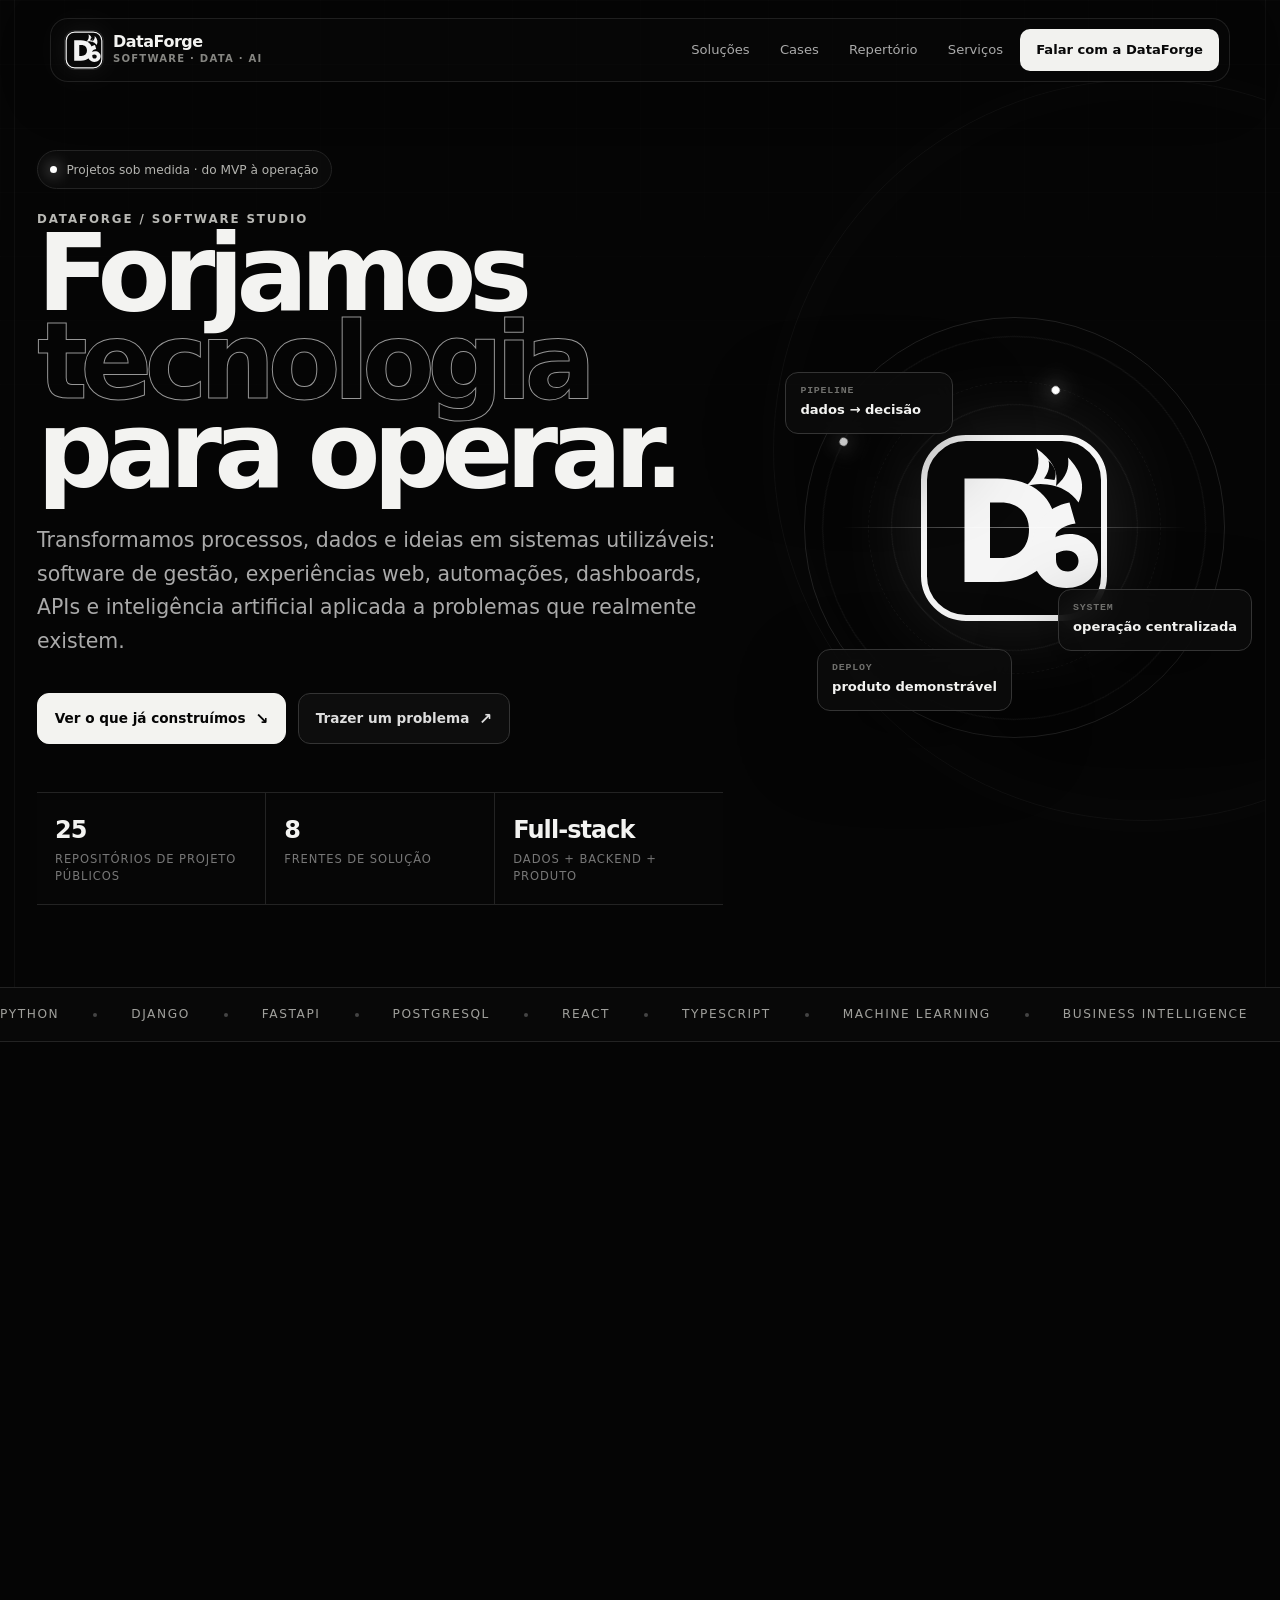
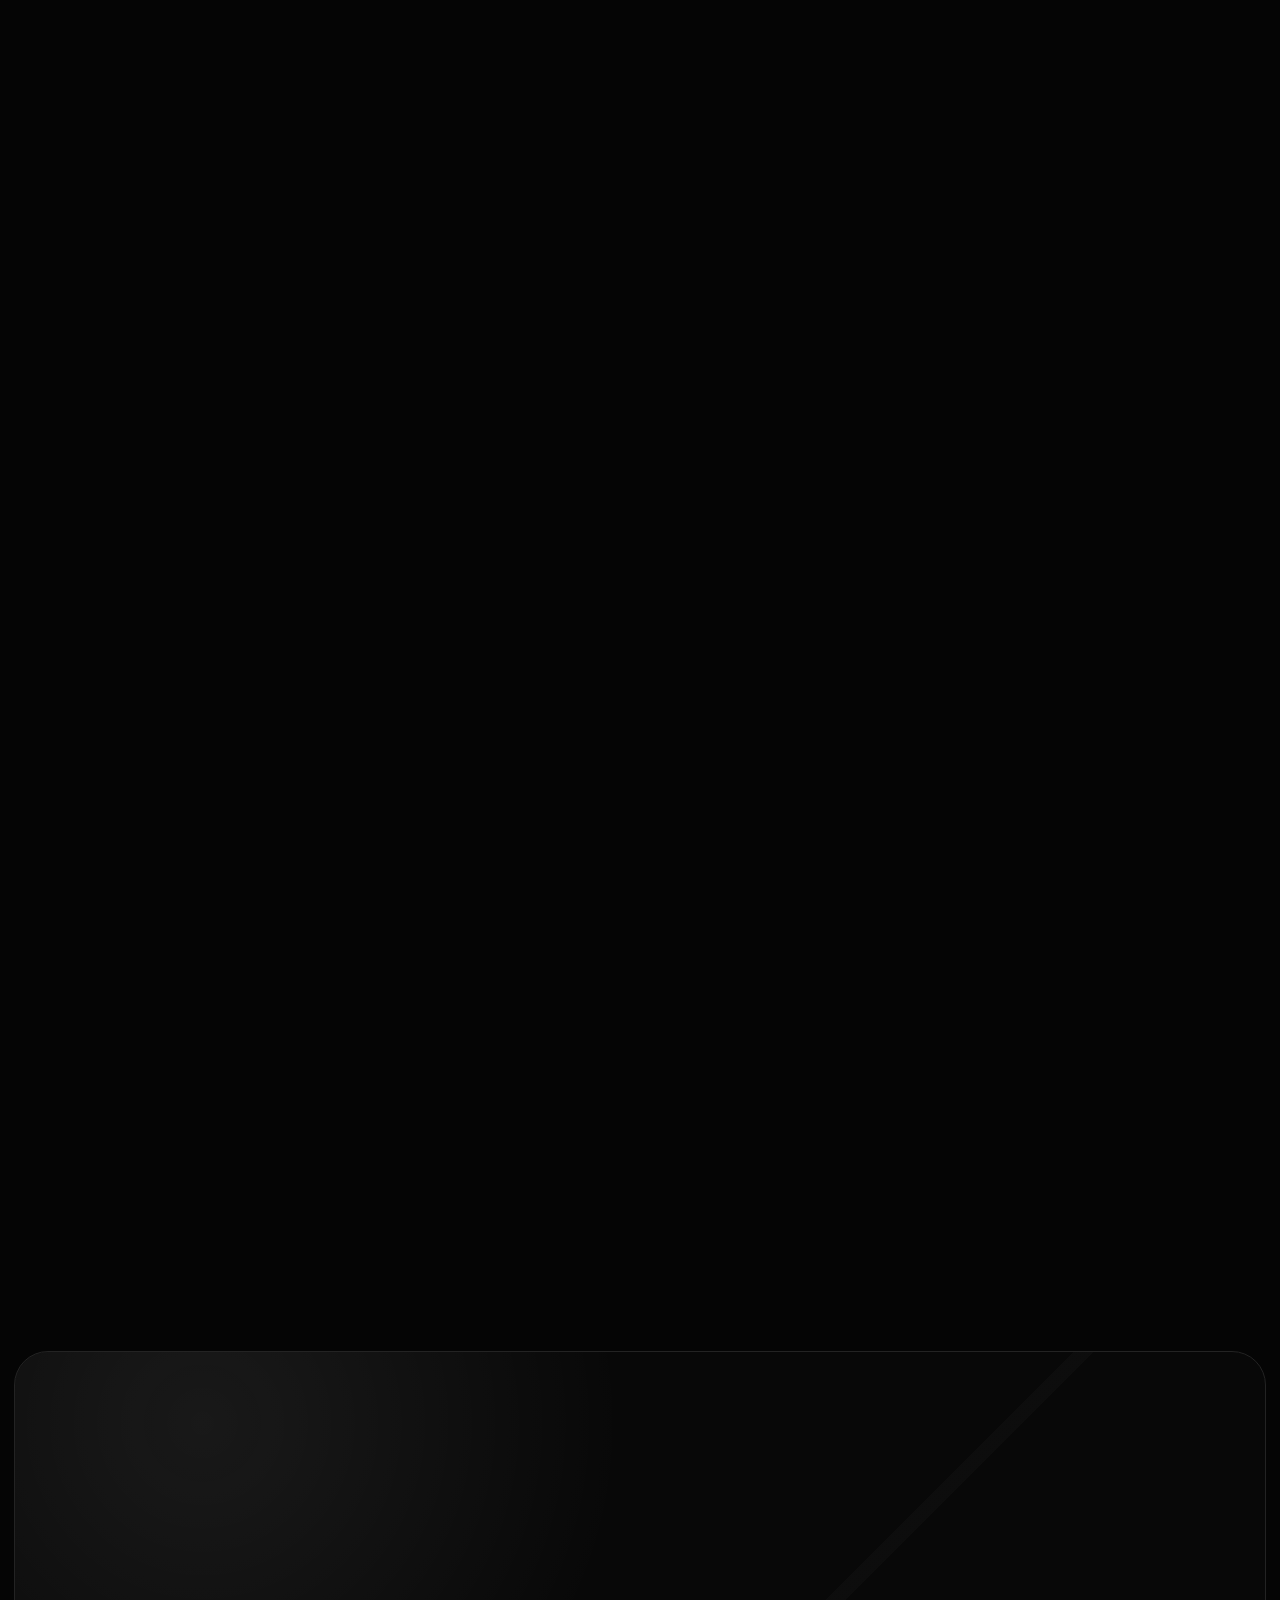
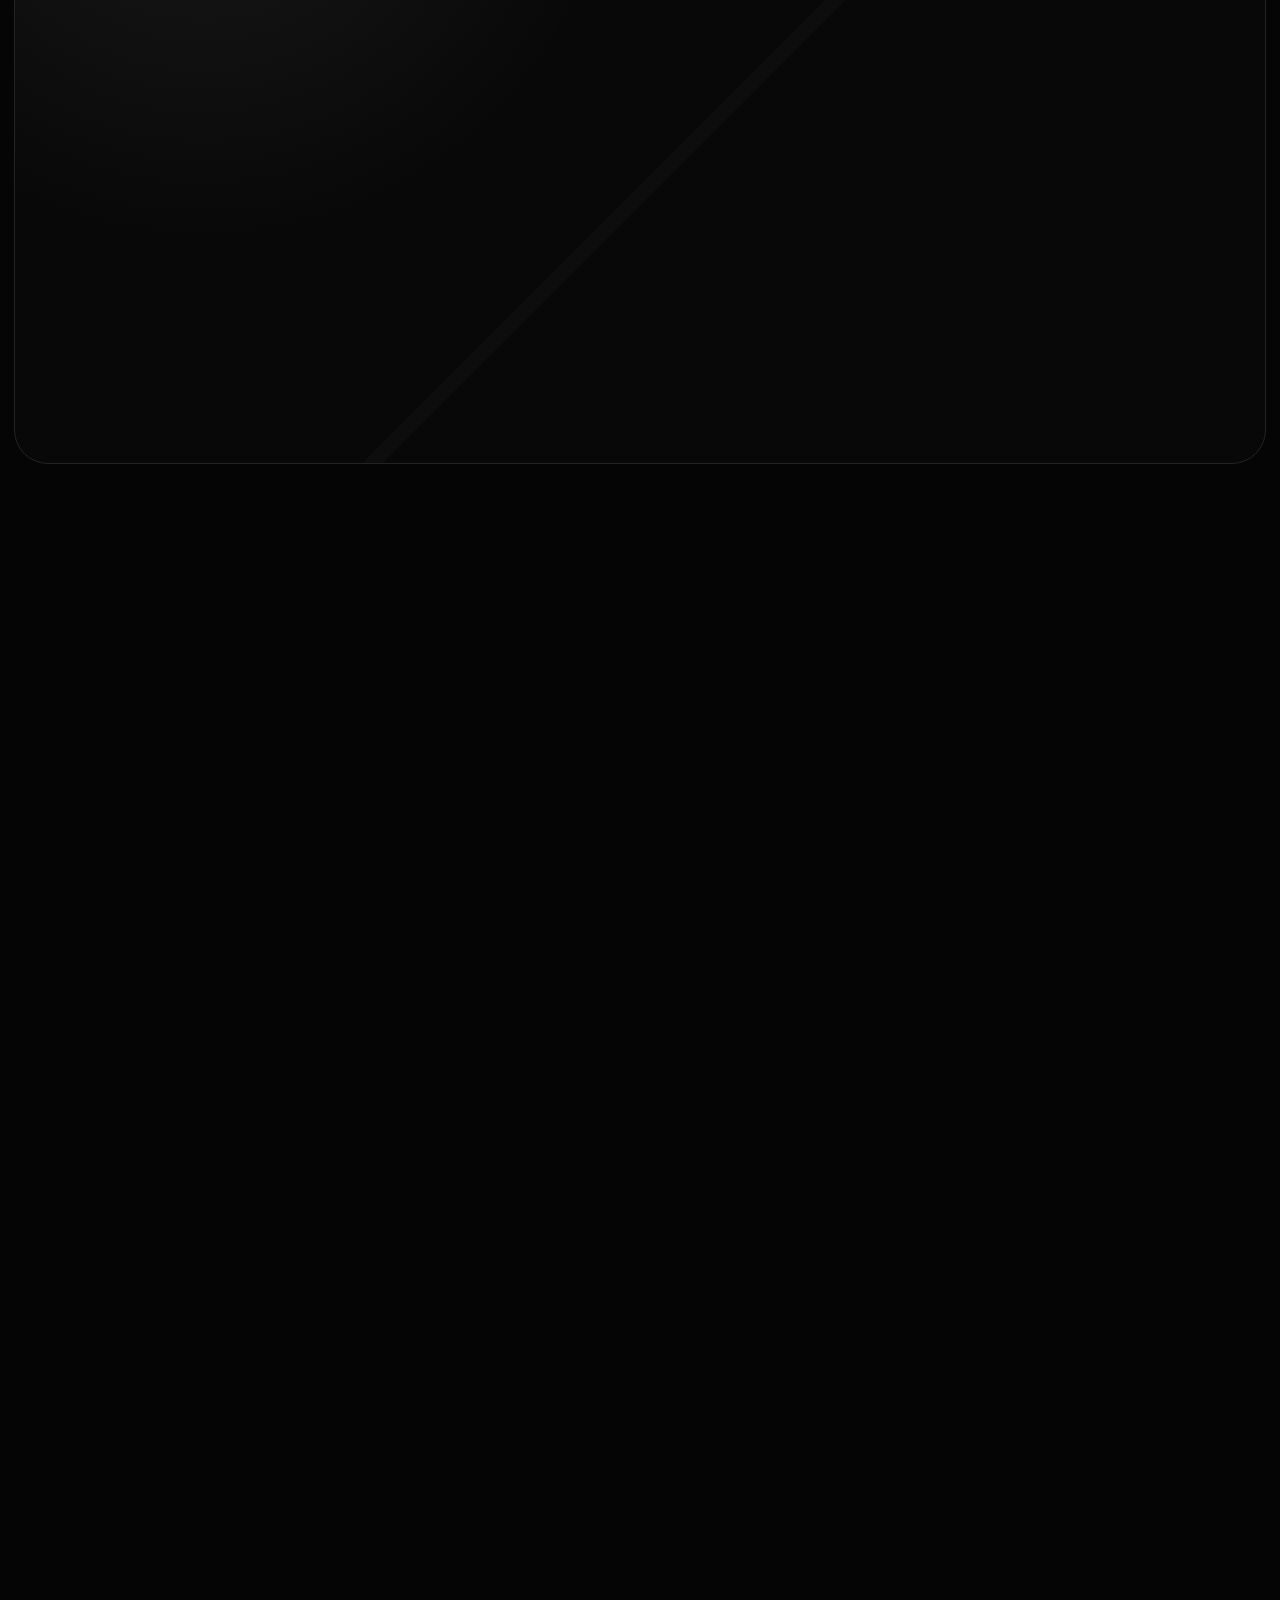
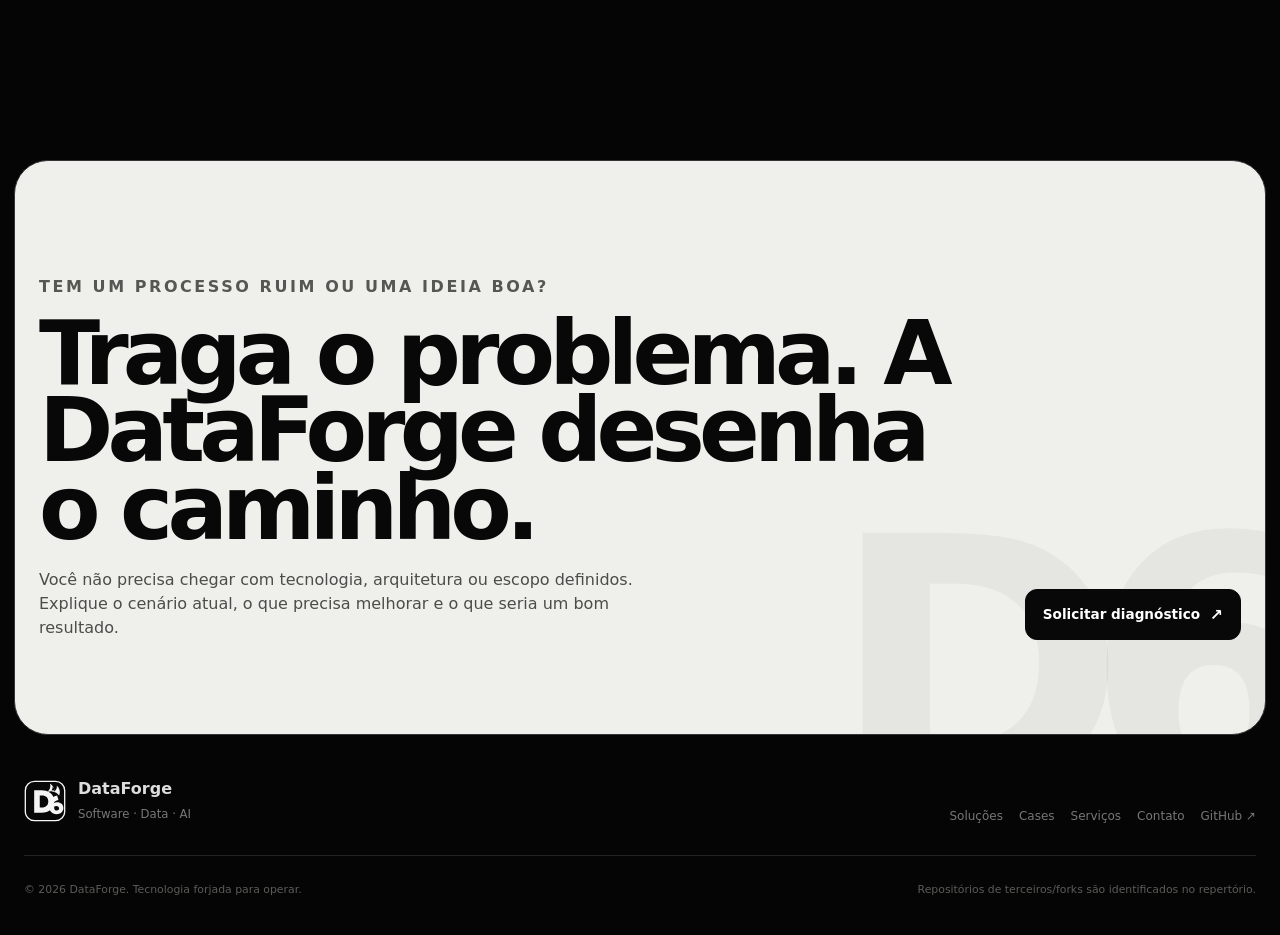
<file: index.html>
<!doctype html>
<html lang="pt-BR">
<head>
  <meta charset="utf-8"/>
  <meta name="viewport" content="width=device-width,initial-scale=1"/>
  <meta name="description" content="DataForge — sistemas, dados, automação, inteligência artificial e produtos digitais para transformar operação em software."/>
  <meta name="theme-color" content="#050505"/>
  <meta name="color-scheme" content="dark"/>
  <meta name="robots" content="index,follow,max-image-preview:large"/>
  <meta name="referrer" content="strict-origin-when-cross-origin"/>
  <meta property="og:type" content="website"/>
  <meta property="og:locale" content="pt_BR"/>
  <meta property="og:title" content="DataForge — Software, Dados & IA"/>
  <meta property="og:description" content="Soluções digitais sob medida: sistemas, sites, automações, dashboards, APIs e IA aplicada."/>
  <meta property="og:url" content="https://gabrielsantanabr.github.io/dataforge-portfolio/"/>
  <meta property="og:site_name" content="DataForge"/>
  <meta name="twitter:card" content="summary"/>
  <meta name="twitter:title" content="DataForge — Software, Dados & IA"/>
  <meta name="twitter:description" content="Tecnologia forjada para operar: software, dados, automação e IA aplicada."/>
  <meta http-equiv="Content-Security-Policy" content="default-src 'self'; base-uri 'none'; object-src 'none'; frame-src 'none'; media-src 'none'; worker-src 'none'; font-src 'self'; img-src 'self' data:; style-src 'self'; script-src 'self'; connect-src 'none'; form-action 'none'; upgrade-insecure-requests"/>
  <title>DataForge — Software, Dados & IA</title>
  <link rel="canonical" href="https://gabrielsantanabr.github.io/dataforge-portfolio/"/>
  <link rel="icon" href="assets/dataforge-d6.svg" type="image/svg+xml"/>
  <link rel="stylesheet" href="company.css"/>
</head>
<body>
<a class="skip-link" href="#main-content">Pular para o conteúdo</a>
<header class="topbar">
  <span class="scroll-progress" aria-hidden="true"></span>
  <a class="brand-lockup" href="#inicio" aria-label="DataForge — início">
    <img class="brand-mark" src="assets/dataforge-d6.svg" alt=""/>
    <span><strong>DataForge</strong><small>Software · Data · AI</small></span>
  </a>
  <button class="mobile-menu-button" type="button" aria-label="Abrir menu" aria-expanded="false">☰</button>
  <nav aria-label="Navegação principal">
    <a href="#solucoes">Soluções</a>
    <a href="#cases">Cases</a>
    <a href="#repositorios">Repertório</a>
    <a href="prices.html">Serviços</a>
    <a class="nav-cta" href="contact.html">Falar com a DataForge</a>
  </nav>
</header>

<main id="main-content">
  <section class="hero" id="inicio">
    <div class="hero-copy">
      <div class="availability"><i aria-hidden="true"></i> Projetos sob medida · do MVP à operação</div>
      <p class="eyebrow">DATAFORGE / SOFTWARE STUDIO</p>
      <h1>Forjamos <span class="outline">tecnologia</span> para operar.</h1>
      <p class="hero-lead">Transformamos processos, dados e ideias em sistemas utilizáveis: software de gestão, experiências web, automações, dashboards, APIs e inteligência artificial aplicada a problemas que realmente existem.</p>
      <div class="hero-actions">
        <a class="button primary magnetic" href="#cases">Ver o que já construímos <span class="arrow">↘</span></a>
        <a class="button ghost magnetic" href="contact.html">Trazer um problema <span class="arrow">↗</span></a>
      </div>
      <div class="hero-meta" aria-label="Resumo da DataForge">
        <div><strong data-counter="25">25</strong><span>repositórios de projeto públicos</span></div>
        <div><strong data-counter="8">8</strong><span>frentes de solução</span></div>
        <div><strong>Full-stack</strong><span>dados + backend + produto</span></div>
      </div>
    </div>
    <div class="hero-art" aria-hidden="true">
      <div class="forge-core">
        <div class="orbit one"><span></span></div>
        <div class="orbit two"><span></span></div>
        <img class="forge-logo" src="assets/dataforge-d6.svg" alt=""/>
        <div class="scanline"></div>
        <div class="code-chip chip-a"><small>PIPELINE</small><strong>dados → decisão</strong></div>
        <div class="code-chip chip-b"><small>SYSTEM</small><strong>operação centralizada</strong></div>
        <div class="code-chip chip-c"><small>DEPLOY</small><strong>produto demonstrável</strong></div>
      </div>
    </div>
  </section>

  <div class="capability-ticker" aria-label="Tecnologias e capacidades">
    <div class="ticker-track">
      <span>Python</span><i></i><span>Django</span><i></i><span>FastAPI</span><i></i><span>PostgreSQL</span><i></i><span>React</span><i></i><span>TypeScript</span><i></i><span>Machine Learning</span><i></i><span>Business Intelligence</span><i></i><span>Automação</span><i></i><span>APIs</span><i></i><span>Cloud</span><i></i><span>Segurança</span><i></i>
      <span>Python</span><i></i><span>Django</span><i></i><span>FastAPI</span><i></i><span>PostgreSQL</span><i></i><span>React</span><i></i><span>TypeScript</span><i></i><span>Machine Learning</span><i></i><span>Business Intelligence</span><i></i><span>Automação</span><i></i><span>APIs</span><i></i><span>Cloud</span><i></i><span>Segurança</span><i></i>
    </div>
  </div>

  <section class="section" id="solucoes">
    <div class="section-head reveal">
      <div><p class="eyebrow">O QUE A DATAFORGE ENTREGA</p><h2>Não vendemos “um site”. Construímos a <span class="accent">solução que o fluxo pede.</span></h2></div>
      <p>Os serviços que já existiam continuam, agora ampliados pelos projetos mais recentes. Cada frente pode ser entregue isoladamente ou combinada em um produto maior.</p>
    </div>
    <div class="solutions-grid">
      <article class="solution-card wide reveal tilt"><span class="num">01 / SISTEMAS</span><h3>Sistemas de gestão e operação</h3><p>Centralização de clientes, agenda, financeiro, pedidos, estoque, aprovações, equipe e regras específicas do negócio.</p><ul><li>CRM</li><li>Financeiro</li><li>Backoffice</li><li>Workflows</li><li>Permissões</li></ul></article>
      <article class="solution-card wide reveal tilt"><span class="num">02 / PRODUTO WEB</span><h3>Sites, lojas e experiências comerciais</h3><p>Sites institucionais, cardápios, vitrines, landing pages, ecommerce e experiências interativas pensadas para conversão e celular.</p><ul><li>React</li><li>TypeScript</li><li>SEO técnico</li><li>Analytics</li><li>PWA</li></ul></article>
      <article class="solution-card reveal tilt"><span class="num">03 / DADOS</span><h3>Dashboards & Business Intelligence</h3><p>Limpeza, modelagem, KPIs, visualizações, relatórios e leitura executiva para transformar bases dispersas em decisão.</p><ul><li>Pandas</li><li>Streamlit</li><li>Excel</li><li>KPIs</li></ul></article>
      <article class="solution-card reveal tilt"><span class="num">04 / IA</span><h3>Machine Learning aplicável</h3><p>Forecasting, anomalias, segmentação, classificação e modelos explicáveis quando o problema realmente pede inteligência preditiva.</p><ul><li>scikit-learn</li><li>XAI</li><li>Forecast</li><li>ML</li></ul></article>
      <article class="solution-card reveal tilt"><span class="num">05 / AUTOMAÇÃO</span><h3>Planilhas e processos automáticos</h3><p>Ferramentas para precificação, vendas, relatórios, validação de dados e eliminação de tarefas repetitivas.</p><ul><li>Excel</li><li>openpyxl</li><li>ETL</li><li>Relatórios</li></ul></article>
      <article class="solution-card reveal tilt"><span class="num">06 / BACKEND</span><h3>APIs e integrações</h3><p>APIs REST, bancos relacionais, autenticação, filas, integrações e contratos de dados preparados para crescer com o produto.</p><ul><li>FastAPI</li><li>Django</li><li>SQL</li><li>OpenAPI</li></ul></article>
      <article class="solution-card wide reveal tilt"><span class="num">07 / VERTICAIS</span><h3>MVPs para negócios específicos</h3><p>Prototipação de produtos para academias, pet shops, barbearias, cafeterias, confeitaria e serviços — com foco no problema operacional de cada nicho.</p><ul><li>Academias</li><li>Pet</li><li>Beleza</li><li>Food</li><li>Serviços</li></ul></article>
      <article class="solution-card wide reveal tilt"><span class="num">08 / EVOLUÇÃO</span><h3>Modernização, deploy e segurança</h3><p>Preparação para produção, revisão de arquitetura, proteção de dados, CI, Docker e caminhos de deploy em Render, GitHub Pages e Cloudflare.</p><ul><li>Render</li><li>Docker</li><li>CI</li><li>Cloudflare</li><li>Security</li></ul></article>
    </div>
  </section>

  <section class="proof-band" aria-labelledby="proof-title">
    <div class="proof-inner">
      <div class="section-head reveal">
        <div><p class="eyebrow">PROVA, NÃO PROMESSA</p><h2 id="proof-title">Experiência demonstrada em <span class="accent">produtos reais e protótipos verificáveis.</span></h2></div>
        <p>O repertório público atravessa produto, dados, backend e operação. Projetos com infraestrutura pesada podem ser demonstrados por repositório até existirem ambientes permanentes de apresentação.</p>
      </div>
      <div class="proof-stats reveal">
        <div class="proof-stat"><strong data-counter="25">25</strong><span>projetos públicos listados</span></div>
        <div class="proof-stat"><strong data-counter="7">7</strong><span>cases comerciais destacados</span></div>
        <div class="proof-stat"><strong data-counter="6" data-suffix="+">6+</strong><span>stacks de produto</span></div>
        <div class="proof-stat"><strong>0→1</strong><span>da ideia ao MVP</span></div>
      </div>
    </div>
  </section>

  <section class="section" id="cases">
    <div class="section-head reveal">
      <div><p class="eyebrow">CASES SELECIONADOS</p><h2>O repertório que comprova <span class="accent">capacidade de entrega.</span></h2></div>
      <p>Estes projetos representam as frentes que a DataForge consegue transformar em serviço. O repositório completo aparece logo abaixo.</p>
    </div>
    <div class="case-grid">
      <article class="case-card featured reveal tilt">
        <div class="case-visual"><span class="case-ribbon">Full commerce + operação</span><div class="case-terminal"><div class="bar"><i></i><i></i><i></i></div><div class="screen"><div class="line"></div><div class="line"></div><div class="line"></div></div></div></div>
        <div class="case-body"><div class="case-top"><span>Nossas Delícias</span><span class="status live">Render-ready</span></div><h3>Comércio digital + central de gestão completa</h3><p>Vitrine, cardápio, montagem visual de bolos, clientes, pedidos, eventos, mensagens, logística, estoque, precificação, financeiro e BI em uma aplicação Django com PostgreSQL e Redis.</p><div class="case-stack"><span>Django</span><span>PostgreSQL</span><span>Redis</span><span>WebSockets</span><span>Mercado Pago</span></div><a class="case-link" href="https://github.com/GabrielSantanaBR/nossas-delicias-site" target="_blank" rel="noopener noreferrer">Abrir repositório <b>↗</b></a></div>
      </article>
      <article class="case-card side reveal tilt">
        <div class="case-visual"><span class="case-ribbon">AI / Decision Intelligence</span><div class="case-terminal"><div class="bar"><i></i><i></i><i></i></div><div class="screen"><div class="line"></div><div class="line"></div><div class="line"></div></div></div></div>
        <div class="case-body"><div class="case-top"><span>DecisionForge AI</span><span class="status">Demo</span></div><h3>Dados empresariais em decisão explicável</h3><p>Qualidade de dados, anomalias, segmentação, drivers, forecasting e copiloto sobre CSV/XLSX.</p><div class="case-stack"><span>FastAPI</span><span>Pandas</span><span>scikit-learn</span></div><a class="case-link" href="https://github.com/GabrielSantanaBR/decisionforge-ai" target="_blank" rel="noopener noreferrer">Ver case <b>↗</b></a></div>
      </article>
      <article class="case-card side reveal tilt">
        <div class="case-visual"><span class="case-ribbon">Energia + ML</span><div class="case-terminal"><div class="bar"><i></i><i></i><i></i></div><div class="screen"><div class="line"></div><div class="line"></div><div class="line"></div></div></div></div>
        <div class="case-body"><div class="case-top"><span>Curtailment Intelligence</span><span class="status">Hackathon base</span></div><h3>Previsão, explicação e otimização energética</h3><p>Risco de curtailment, impacto em MWh, cenários de mitigação e otimização linear.</p><div class="case-stack"><span>FastAPI</span><span>React</span><span>ML</span><span>Optimization</span></div><a class="case-link" href="https://github.com/GabrielSantanaBR/curtailment-intelligence" target="_blank" rel="noopener noreferrer">Ver case <b>↗</b></a></div>
      </article>
      <article class="case-card featured reveal tilt">
        <div class="case-visual"><span class="case-ribbon">Pet commerce</span><div class="case-terminal"><div class="bar"><i></i><i></i><i></i></div><div class="screen"><div class="line"></div><div class="line"></div><div class="line"></div></div></div></div>
        <div class="case-body"><div class="case-top"><span>Pata & Companhia</span><span class="status">MVP</span></div><h3>Pet shop premium com loja, serviços e agendamento</h3><p>Busca, filtros, carrinho, serviços, agendamento em cinco etapas, painel Meu Pet, fidelidade e experiência mobile completa.</p><div class="case-stack"><span>React</span><span>TypeScript</span><span>Vite</span><span>Tailwind</span></div><a class="case-link" href="https://github.com/GabrielSantanaBR/projeto-petshop" target="_blank" rel="noopener noreferrer">Abrir repositório <b>↗</b></a></div>
      </article>
      <article class="case-card reveal tilt">
        <div class="case-visual"><span class="case-ribbon">CRM / PWA</span><div class="case-terminal"><div class="bar"><i></i><i></i><i></i></div><div class="screen"><div class="line"></div><div class="line"></div><div class="line"></div></div></div></div>
        <div class="case-body"><div class="case-top"><span>ClientFlow</span><span class="status">Produto demo</span></div><h3>Agenda, clientes e atendimento</h3><p>CRM demonstrável para negócios de serviços, com agenda, orçamento, WhatsApp e página pública de agendamento.</p><div class="case-stack"><span>JavaScript</span><span>PWA</span><span>CRM</span></div><a class="case-link" href="https://github.com/GabrielSantanaBR/clientflow" target="_blank" rel="noopener noreferrer">Abrir repositório <b>↗</b></a></div>
      </article>
      <article class="case-card reveal tilt">
        <div class="case-visual"><span class="case-ribbon">Finance operations</span><div class="case-terminal"><div class="bar"><i></i><i></i><i></i></div><div class="screen"><div class="line"></div><div class="line"></div><div class="line"></div></div></div></div>
        <div class="case-body"><div class="case-top"><span>Finance Manager</span><span class="status">Case público</span></div><h3>Gestão financeira com regras reais</h3><p>Receitas, despesas, aprovações, departamentos, auditoria, autenticação e configuração segura para produção.</p><div class="case-stack"><span>Django</span><span>PostgreSQL</span><span>Security</span></div><a class="case-link" href="https://github.com/GabrielSantanaBR/finance-manager" target="_blank" rel="noopener noreferrer">Abrir repositório <b>↗</b></a></div>
      </article>
      <article class="case-card reveal tilt">
        <div class="case-visual"><span class="case-ribbon">Brand + catálogo</span><div class="case-terminal"><div class="bar"><i></i><i></i><i></i></div><div class="screen"><div class="line"></div><div class="line"></div><div class="line"></div></div></div></div>
        <div class="case-body"><div class="case-top"><span>Coffee Five</span><span class="status">Site estático</span></div><h3>Presença digital e cardápio navegável</h3><p>Site institucional e cardápio completo com busca, filtros e arquitetura pronta para publicação estática.</p><div class="case-stack"><span>Web</span><span>Responsive</span><span>Catalog</span></div><a class="case-link" href="https://github.com/GabrielSantanaBR/coffee_five_site" target="_blank" rel="noopener noreferrer">Abrir repositório <b>↗</b></a></div>
      </article>
    </div>
    <div class="render-note reveal"><span class="pulse" aria-hidden="true"></span><div><strong>Demos com backend podem não ficar permanentemente ligadas.</strong><span>Enquanto os ambientes gratuitos/temporários não forem substituídos por infraestrutura permanente, o repositório e a demonstração guiada funcionam como prova técnica.</span></div><a href="#repositorios">Ver todo o repertório ↓</a></div>
  </section>

  <section class="section" id="repositorios">
    <div class="section-head reveal">
      <div><p class="eyebrow">REPERTÓRIO COMPLETO</p><h2>Todos os projetos públicos, <span class="accent">sem esconder os experimentos.</span></h2></div>
      <p>Cases maduros, MVPs, estudos, utilitários e forks aparecem separados por contexto. Forks são explicitamente identificados e não são apresentados como autoria da DataForge.</p>
    </div>
    <div class="repo-shell reveal">
      <div class="repo-toolbar">
        <div class="repo-filters" role="group" aria-label="Filtrar repositórios">
          <button class="repo-filter active" data-filter="all" aria-pressed="true">Todos</button>
          <button class="repo-filter" data-filter="product" aria-pressed="false">Produto</button>
          <button class="repo-filter" data-filter="data" aria-pressed="false">Dados & IA</button>
          <button class="repo-filter" data-filter="web" aria-pressed="false">Web</button>
          <button class="repo-filter" data-filter="backend" aria-pressed="false">Backend</button>
          <button class="repo-filter" data-filter="lab" aria-pressed="false">Lab</button>
          <button class="repo-filter" data-filter="fork" aria-pressed="false">Forks</button>
        </div>
        <span class="repo-count">25 repositórios</span>
      </div>
      <div class="repo-list">
        <a class="repo-item" data-tags="product data backend" data-kind="original" href="https://github.com/GabrielSantanaBR/decisionforge-ai" target="_blank" rel="noopener noreferrer"><span class="repo-index">01</span><span class="repo-name">decisionforge-ai</span><span class="repo-desc">Decision intelligence: qualidade, anomalias, clusters, drivers e forecasting.</span><span class="repo-tags"><span>AI</span><span>FastAPI</span><span>ML</span></span><span class="repo-arrow">↗</span></a>
        <a class="repo-item" data-tags="product data backend" data-kind="original" href="https://github.com/GabrielSantanaBR/curtailment-intelligence" target="_blank" rel="noopener noreferrer"><span class="repo-index">02</span><span class="repo-name">curtailment-intelligence</span><span class="repo-desc">Plataforma de apoio à decisão para risco e mitigação em energia renovável.</span><span class="repo-tags"><span>Energy</span><span>ML</span><span>React</span></span><span class="repo-arrow">↗</span></a>
        <a class="repo-item" data-tags="product web backend" data-kind="original" href="https://github.com/GabrielSantanaBR/nossas-delicias-site" target="_blank" rel="noopener noreferrer"><span class="repo-index">03</span><span class="repo-name">nossas-delicias-site</span><span class="repo-desc">Plataforma de confeitaria com ecommerce, operação, financeiro, BI e atendimento.</span><span class="repo-tags"><span>Django</span><span>Commerce</span><span>Ops</span></span><span class="repo-arrow">↗</span></a>
        <a class="repo-item" data-tags="product web" data-kind="original" href="https://github.com/GabrielSantanaBR/projeto-petshop" target="_blank" rel="noopener noreferrer"><span class="repo-index">04</span><span class="repo-name">projeto-petshop</span><span class="repo-desc">MVP premium de pet shop com loja, serviços e agendamento completo.</span><span class="repo-tags"><span>React</span><span>TypeScript</span></span><span class="repo-arrow">↗</span></a>
        <a class="repo-item" data-tags="product web" data-kind="original" href="https://github.com/GabrielSantanaBR/coffee_five_site" target="_blank" rel="noopener noreferrer"><span class="repo-index">05</span><span class="repo-name">coffee_five_site</span><span class="repo-desc">Site institucional e cardápio filtrável para cafeteria.</span><span class="repo-tags"><span>Web</span><span>Catalog</span></span><span class="repo-arrow">↗</span></a>
        <a class="repo-item" data-tags="product web" data-kind="original" href="https://github.com/GabrielSantanaBR/projeto_academia" target="_blank" rel="noopener noreferrer"><span class="repo-index">06</span><span class="repo-name">projeto_academia</span><span class="repo-desc">MVP de produto para academias e operação de treino, em evolução.</span><span class="repo-tags"><span>Fitness</span><span>MVP</span></span><span class="repo-arrow">↗</span></a>
        <a class="repo-item" data-tags="product data lab" data-kind="original" href="https://github.com/GabrielSantanaBR/projeto-barbearia" target="_blank" rel="noopener noreferrer"><span class="repo-index">07</span><span class="repo-name">projeto-barbearia</span><span class="repo-desc">Conceito de MVP para visualização de cortes com IA e referência em múltiplos ângulos.</span><span class="repo-tags"><span>AI</span><span>Beauty</span><span>Roadmap</span></span><span class="repo-arrow">↗</span></a>
        <a class="repo-item" data-tags="product web" data-kind="original" href="https://github.com/GabrielSantanaBR/clientflow" target="_blank" rel="noopener noreferrer"><span class="repo-index">08</span><span class="repo-name">clientflow</span><span class="repo-desc">Agenda, CRM, orçamento, mensagens e página pública de agendamento.</span><span class="repo-tags"><span>CRM</span><span>PWA</span></span><span class="repo-arrow">↗</span></a>
        <a class="repo-item" data-tags="product backend" data-kind="original" href="https://github.com/GabrielSantanaBR/finance-manager" target="_blank" rel="noopener noreferrer"><span class="repo-index">09</span><span class="repo-name">finance-manager</span><span class="repo-desc">Gestão financeira, permissões, aprovações, auditoria e segurança.</span><span class="repo-tags"><span>Django</span><span>PostgreSQL</span></span><span class="repo-arrow">↗</span></a>
        <a class="repo-item" data-tags="product web backend" data-kind="original" href="https://github.com/GabrielSantanaBR/institutional-site-template" target="_blank" rel="noopener noreferrer"><span class="repo-index">10</span><span class="repo-name">institutional-site-template</span><span class="repo-desc">Site institucional full-stack com painel, permissões e Cloudflare D1.</span><span class="repo-tags"><span>React</span><span>D1</span><span>Drizzle</span></span><span class="repo-arrow">↗</span></a>
        <a class="repo-item" data-tags="product web" data-kind="original" href="https://github.com/GabrielSantanaBR/hotmart_sites" target="_blank" rel="noopener noreferrer"><span class="repo-index">11</span><span class="repo-name">hotmart_sites</span><span class="repo-desc">Ecossistema NexoPlan com páginas comerciais, ofertas, analytics e Hotmart.</span><span class="repo-tags"><span>Landing</span><span>Analytics</span></span><span class="repo-arrow">↗</span></a>
        <a class="repo-item" data-tags="data product" data-kind="original" href="https://github.com/GabrielSantanaBR/bakery-manager" target="_blank" rel="noopener noreferrer"><span class="repo-index">12</span><span class="repo-name">bakery-manager</span><span class="repo-desc">Precificação, custos, vendas e BI para pequenos negócios.</span><span class="repo-tags"><span>Excel</span><span>Pandas</span><span>Pricing</span></span><span class="repo-arrow">↗</span></a>
        <a class="repo-item" data-tags="data product" data-kind="original" href="https://github.com/GabrielSantanaBR/csv-sales-analyzer" target="_blank" rel="noopener noreferrer"><span class="repo-index">13</span><span class="repo-name">csv-sales-analyzer</span><span class="repo-desc">Sales Intelligence com qualidade de dados, KPIs, anomalias e relatórios.</span><span class="repo-tags"><span>Python</span><span>Streamlit</span></span><span class="repo-arrow">↗</span></a>
        <a class="repo-item" data-tags="backend lab" data-kind="original" href="https://github.com/GabrielSantanaBR/url-shortener-api" target="_blank" rel="noopener noreferrer"><span class="repo-index">14</span><span class="repo-name">url-shortener-api</span><span class="repo-desc">API REST de encurtamento, redirecionamento, métricas e persistência.</span><span class="repo-tags"><span>FastAPI</span><span>SQLite</span></span><span class="repo-arrow">↗</span></a>
        <a class="repo-item" data-tags="data backend lab" data-kind="original" href="https://github.com/GabrielSantanaBR/riftpilot" target="_blank" rel="noopener noreferrer"><span class="repo-index">15</span><span class="repo-name">riftpilot</span><span class="repo-desc">Assistente analítico experimental para League of Legends com regras explicáveis.</span><span class="repo-tags"><span>Analytics</span><span>FastAPI</span></span><span class="repo-arrow">↗</span></a>
        <a class="repo-item" data-tags="data lab" data-kind="original" href="https://github.com/GabrielSantanaBR/projeto_excel_DIO" target="_blank" rel="noopener noreferrer"><span class="repo-index">16</span><span class="repo-name">projeto_excel_DIO</span><span class="repo-desc">Simulador educacional de investimentos em FIIs construído em Excel.</span><span class="repo-tags"><span>Excel</span><span>Finance</span></span><span class="repo-arrow">↗</span></a>
        <a class="repo-item" data-tags="lab" data-kind="original" href="https://github.com/GabrielSantanaBR/Pluvia" target="_blank" rel="noopener noreferrer"><span class="repo-index">17</span><span class="repo-name">Pluvia</span><span class="repo-desc">Fundação experimental de projeto em Godot.</span><span class="repo-tags"><span>Godot</span><span>Prototype</span></span><span class="repo-arrow">↗</span></a>
        <a class="repo-item" data-tags="backend lab" data-kind="original" href="https://github.com/GabrielSantanaBR/Sicma-JAVA" target="_blank" rel="noopener noreferrer"><span class="repo-index">18</span><span class="repo-name">Sicma-JAVA</span><span class="repo-desc">Projeto Java público do laboratório de desenvolvimento.</span><span class="repo-tags"><span>Java</span><span>Lab</span></span><span class="repo-arrow">↗</span></a>
        <a class="repo-item" data-tags="backend lab" data-kind="original" href="https://github.com/GabrielSantanaBR/Conta_Bancaria" target="_blank" rel="noopener noreferrer"><span class="repo-index">19</span><span class="repo-name">Conta_Bancaria</span><span class="repo-desc">Projeto de domínio bancário para fundamentos de programação e regras de negócio.</span><span class="repo-tags"><span>Programming</span><span>Finance</span></span><span class="repo-arrow">↗</span></a>
        <a class="repo-item" data-tags="data lab" data-kind="original" href="https://github.com/GabrielSantanaBR/Traducao_R_para_Python_UFF" target="_blank" rel="noopener noreferrer"><span class="repo-index">20</span><span class="repo-name">Traducao_R_para_Python_UFF</span><span class="repo-desc">Exercício de tradução de rotinas estatísticas entre R e Python.</span><span class="repo-tags"><span>Python</span><span>R</span><span>Statistics</span></span><span class="repo-arrow">↗</span></a>
        <a class="repo-item" data-tags="lab" data-kind="original" href="https://github.com/GabrielSantanaBR/pequenos_projetos" target="_blank" rel="noopener noreferrer"><span class="repo-index">21</span><span class="repo-name">pequenos_projetos</span><span class="repo-desc">Coleção pública de exercícios e pequenos experimentos.</span><span class="repo-tags"><span>Practice</span><span>Lab</span></span><span class="repo-arrow">↗</span></a>
        <a class="repo-item" data-tags="lab data" data-kind="original" href="https://github.com/GabrielSantanaBR/lab-natty-or-not" target="_blank" rel="noopener noreferrer"><span class="repo-index">22</span><span class="repo-name">lab-natty-or-not</span><span class="repo-desc">Laboratório público de experimentação com conteúdo e IA.</span><span class="repo-tags"><span>AI Lab</span><span>DIO</span></span><span class="repo-arrow">↗</span></a>
        <a class="repo-item" data-tags="product web" data-kind="original" href="https://github.com/GabrielSantanaBR/dataforge-portfolio" target="_blank" rel="noopener noreferrer"><span class="repo-index">23</span><span class="repo-name">dataforge-portfolio</span><span class="repo-desc">Este site: presença institucional, repertório e prova de capacidade da DataForge.</span><span class="repo-tags"><span>Brand</span><span>Web</span></span><span class="repo-arrow">↗</span></a>
        <a class="repo-item" data-tags="lab fork" data-kind="fork" href="https://github.com/GabrielSantanaBR/project-nomad" target="_blank" rel="noopener noreferrer"><span class="repo-index">24</span><span class="repo-name">project-nomad</span><span class="repo-desc">Fork público do Project N.O.M.A.D., mantido como referência/exploração técnica.</span><span class="repo-tags"><span>Fork</span><span>Offline AI</span></span><span class="repo-arrow">↗</span></a>
        <a class="repo-item" data-tags="lab fork" data-kind="fork" href="https://github.com/GabrielSantanaBR/LibreSprite" target="_blank" rel="noopener noreferrer"><span class="repo-index">25</span><span class="repo-name">LibreSprite</span><span class="repo-desc">Fork público do editor open-source LibreSprite, listado sem atribuição de autoria.</span><span class="repo-tags"><span>Fork</span><span>C++</span></span><span class="repo-arrow">↗</span></a>
      </div>
    </div>
  </section>

  <section class="section" id="processo">
    <div class="section-head reveal"><div><p class="eyebrow">COMO TRABALHAMOS</p><h2>Menos cerimônia. <span class="accent">Mais clareza sobre o problema.</span></h2></div><p>Um MVP bom não tenta resolver tudo de uma vez. O processo separa o essencial, valida a solução e cria base para crescer sem transformar a primeira versão em um monstro caro.</p></div>
    <div class="process-grid reveal">
      <article class="process-step"><span>01 / DIAGNÓSTICO</span><h3>Entender o fluxo</h3><p>Mapeamos quem usa, o que trava, quais dados existem e qual resultado vale perseguir primeiro.</p></article>
      <article class="process-step"><span>02 / ESCOPO</span><h3>Desenhar o MVP</h3><p>Separamos o núcleo vendável do que pode entrar em fases posteriores.</p></article>
      <article class="process-step"><span>03 / BUILD</span><h3>Construir e testar</h3><p>Produto responsivo, regras de negócio, dados, integrações e validações adequadas ao risco.</p></article>
      <article class="process-step"><span>04 / EVOLUÇÃO</span><h3>Publicar e melhorar</h3><p>Deploy, observação do uso, correções e evolução baseada no que realmente traz retorno.</p></article>
    </div>
  </section>

  <section class="cta-panel" aria-labelledby="cta-title">
    <div class="cta-inner">
      <div><p class="eyebrow">TEM UM PROCESSO RUIM OU UMA IDEIA BOA?</p><h2 id="cta-title">Traga o problema. A DataForge desenha o caminho.</h2><p>Você não precisa chegar com tecnologia, arquitetura ou escopo definidos. Explique o cenário atual, o que precisa melhorar e o que seria um bom resultado.</p></div>
      <a class="button magnetic" href="contact.html">Solicitar diagnóstico <span class="arrow">↗</span></a>
    </div>
  </section>
</main>

<footer>
  <div class="footer-brand"><img src="assets/dataforge-d6.svg" alt=""/><div><strong>DataForge</strong><span>Software · Data · AI</span></div></div>
  <div class="footer-links"><a href="#solucoes">Soluções</a><a href="#cases">Cases</a><a href="prices.html">Serviços</a><a href="contact.html">Contato</a><a href="https://github.com/GabrielSantanaBR" target="_blank" rel="noopener noreferrer">GitHub ↗</a></div>
  <div class="footer-bottom"><span>© <span id="year"></span> DataForge. Tecnologia forjada para operar.</span><span>Repositórios de terceiros/forks são identificados no repertório.</span></div>
</footer>
<script src="company.js"></script>
</body>
</html>
</file>
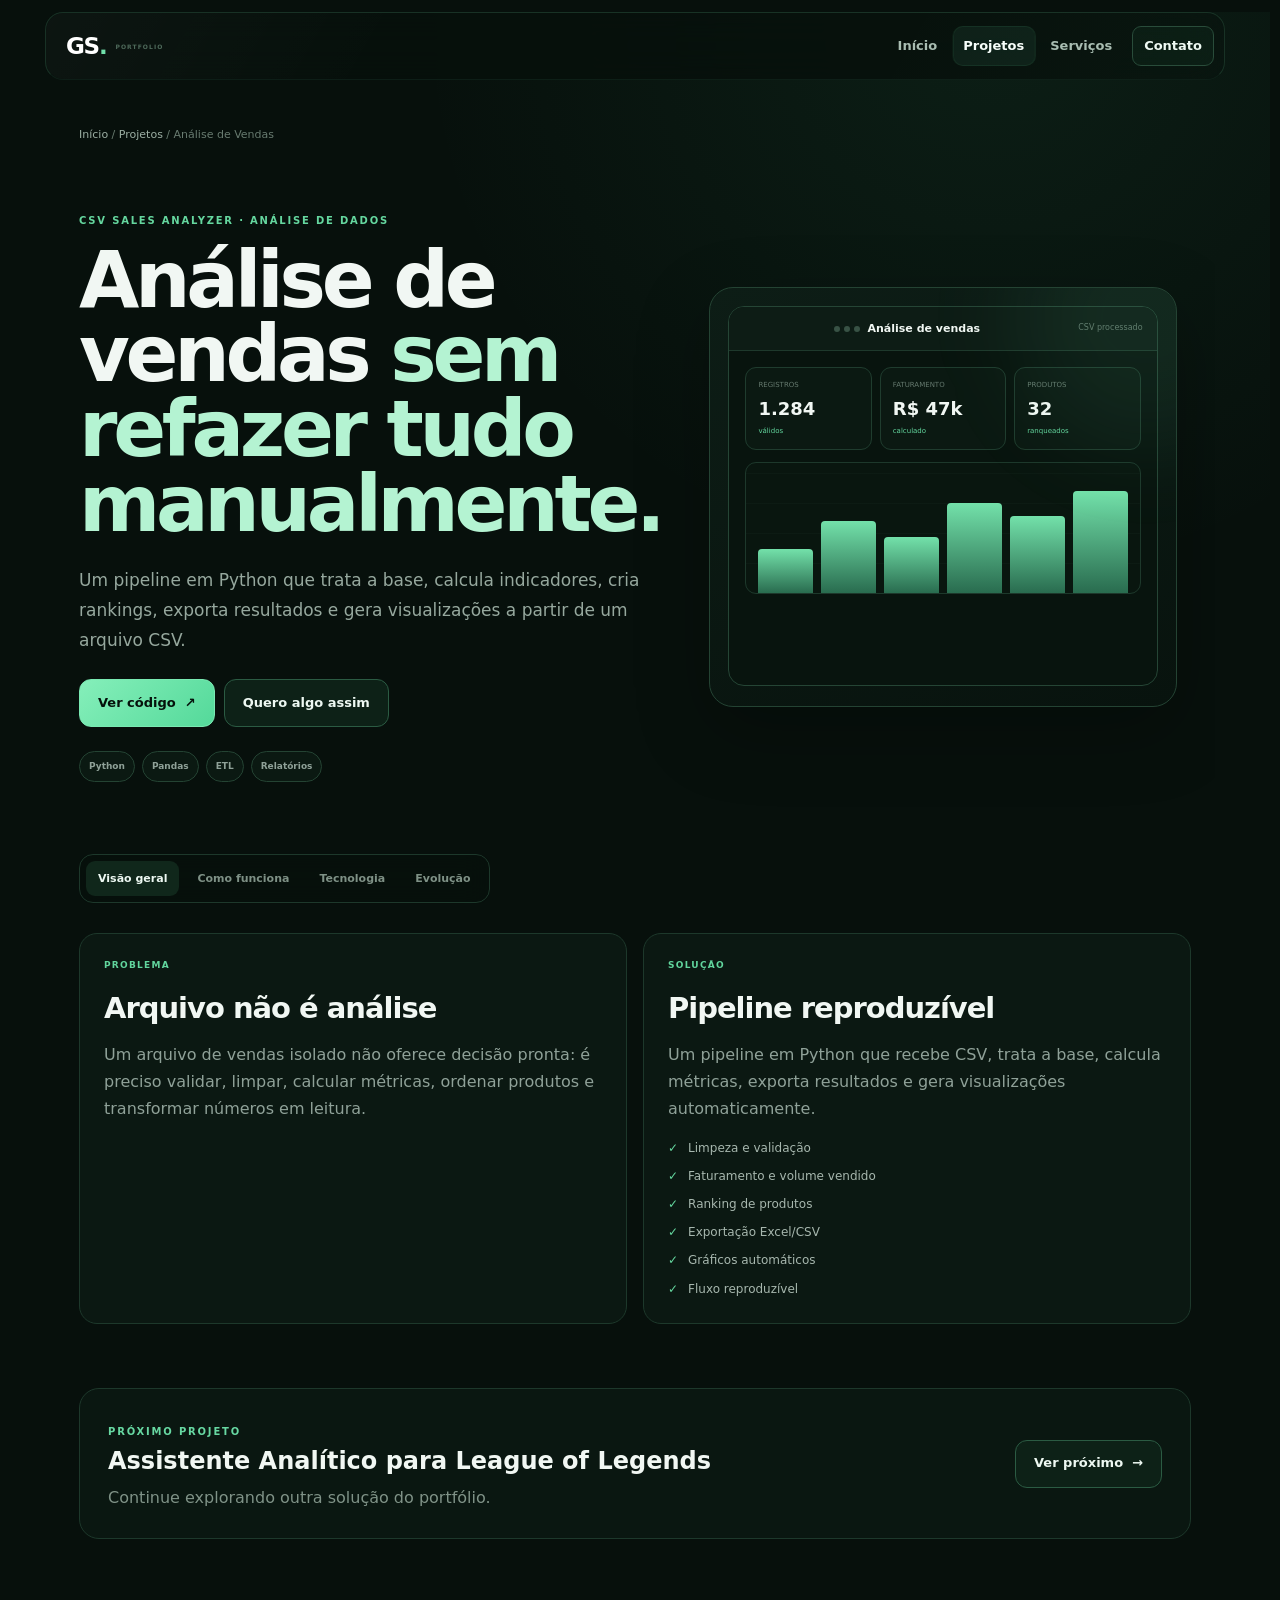
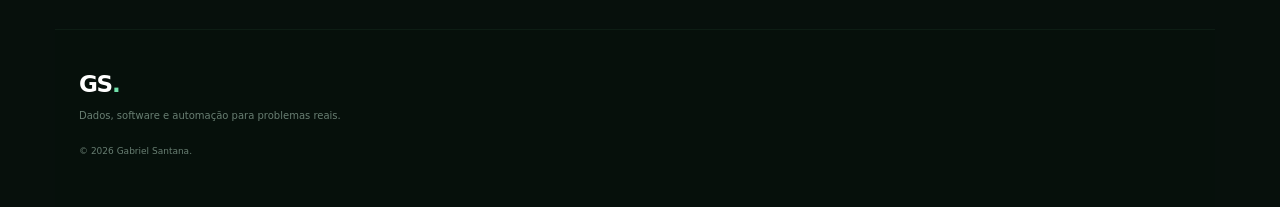
<file: analise-vendas.html>
<!doctype html><html lang="pt-BR"><head><meta charset="utf-8"/><meta name="viewport" content="width=device-width,initial-scale=1"/><meta name="description" content="Análise automatizada de vendas a partir de CSV com limpeza, métricas, rankings, exportações e gráficos."/><meta name="theme-color" content="#07100c"/><meta name="color-scheme" content="dark"/><meta name="robots" content="index,follow"/><meta name="referrer" content="strict-origin-when-cross-origin"/><meta property="og:type" content="website"/><meta property="og:title" content="Análise Automatizada de Vendas | Gabriel Santana"/><meta property="og:description" content="Transforme um CSV de vendas em métricas, rankings, relatórios e gráficos de forma reproduzível."/><meta property="og:image" content="https://gabrielsantanabr.github.io/gabriel-santana-portfolio/assets/portfolio-preview-v2.png"/><meta property="og:url" content="https://gabrielsantanabr.github.io/gabriel-santana-portfolio/analise-vendas.html"/><meta http-equiv="Content-Security-Policy" content="default-src 'self'; base-uri 'none'; object-src 'none'; frame-src 'none'; media-src 'none'; worker-src 'none'; font-src 'self'; img-src 'self' data:; style-src 'self'; script-src 'self'; connect-src 'none'; form-action 'none'; upgrade-insecure-requests"/><title>Análise Automatizada de Vendas | Gabriel Santana</title><link rel="canonical" href="https://gabrielsantanabr.github.io/gabriel-santana-portfolio/analise-vendas.html"/><link rel="icon" href="assets/favicon.svg" type="image/svg+xml"/><link rel="stylesheet" href="styles.css"/><link rel="stylesheet" href="video-effects.css"/><link rel="stylesheet" href="identity.css"/></head><body><a class="skip-link" href="#main-content">Pular para o conteúdo</a><header class="topbar"><span class="scroll-progress" aria-hidden="true"></span><a class="brand" href="index.html">GS<span>.</span></a><nav aria-label="Navegação principal"><a href="index.html">Início</a><a class="active" href="index.html#projetos">Projetos</a><a href="prices.html">Preços</a><a class="nav-cta" href="contact.html">Contato</a></nav></header><main class="product-shell" id="main-content" data-product-page data-product="csv"><div class="breadcrumb"><a href="index.html">Início</a> / <a href="index.html#projetos">Projetos</a> / Análise de Vendas</div><section class="product-hero"><div><p class="product-kicker">CSV SALES ANALYZER · ANÁLISE DE DADOS</p><h1>Análise de vendas <span>sem refazer tudo manualmente.</span></h1><p class="product-lead">Um pipeline em Python que trata a base, calcula indicadores, cria rankings, exporta resultados e gera visualizações a partir de um arquivo CSV.</p><div class="product-actions"><a class="button primary" id="product-repo" target="_blank" rel="noopener noreferrer">Ver código <span>↗</span></a><a class="button secondary" id="product-demo-link" target="_blank" rel="noopener noreferrer" hidden>Testar demo</a><a class="button secondary" id="product-contact">Quero algo assim</a></div><div class="product-badges"><span>Python</span><span>Pandas</span><span>ETL</span><span>Relatórios</span></div></div><div class="product-demo" id="product-live-demo" aria-label="Demonstração visual da análise de vendas"></div></section><div class="product-tabs" role="tablist"><button class="product-tab active" type="button" data-tab="overview" aria-selected="true">Visão geral</button><button class="product-tab" type="button" data-tab="flow" aria-selected="false">Como funciona</button><button class="product-tab" type="button" data-tab="tech" aria-selected="false">Tecnologia</button><button class="product-tab" type="button" data-tab="future" aria-selected="false">Evolução</button></div><section class="product-panel active" data-panel="overview"><div class="product-grid-2"><article class="product-info-card"><small>PROBLEMA</small><h2>Arquivo não é análise</h2><p id="product-problem"></p></article><article class="product-info-card"><small>SOLUÇÃO</small><h2>Pipeline reproduzível</h2><p id="product-solution"></p><ul class="product-list" id="product-features"></ul></article></div></section><section class="product-panel" data-panel="flow"><div class="product-flow" id="product-flow"></div></section><section class="product-panel" data-panel="tech"><div class="product-grid-2"><article class="product-info-card"><small>ARQUITETURA</small><h2>Fluxo de dados</h2><p id="product-architecture"></p></article><article class="product-info-card"><small>STACK</small><h2>Tecnologias</h2><div class="product-tech" id="product-tech"></div></article></div></section><section class="product-panel" data-panel="future"><article class="product-info-card"><small>EVOLUÇÃO</small><h2>Próximos passos</h2><p id="product-evolution"></p></article></section><aside class="product-next"><div><small class="eyebrow">PRÓXIMO PROJETO</small><h3 id="product-next-title"></h3><p>Continue explorando outra solução do portfólio.</p></div><a class="button secondary" id="product-next-link">Ver próximo <span>→</span></a></aside></main><footer><div><a class="brand" href="index.html">GS<span>.</span></a><p>Dados, software e automação para problemas reais.</p></div><small>© <span id="year"></span> Gabriel Santana.</small></footer><script src="script.js"></script><script src="product.js"></script><script src="effects.js"></script></body></html>
</file>
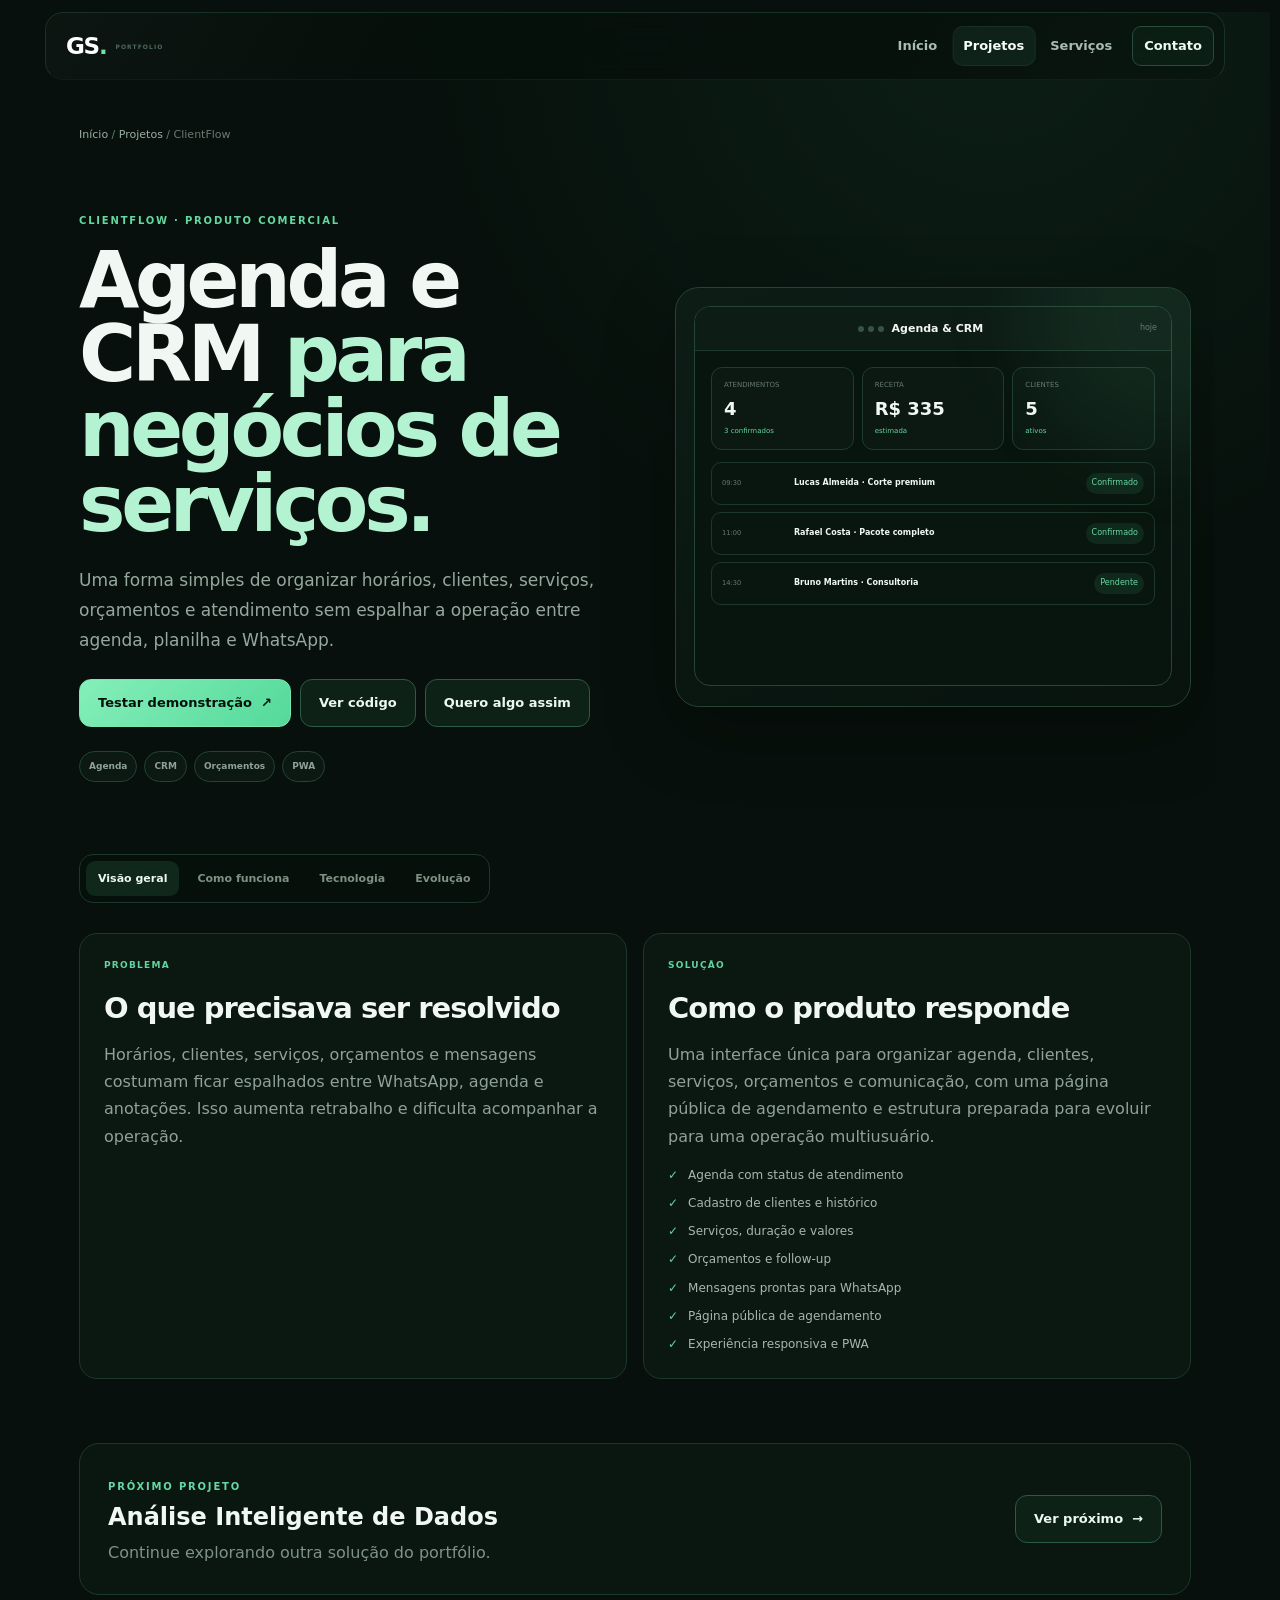
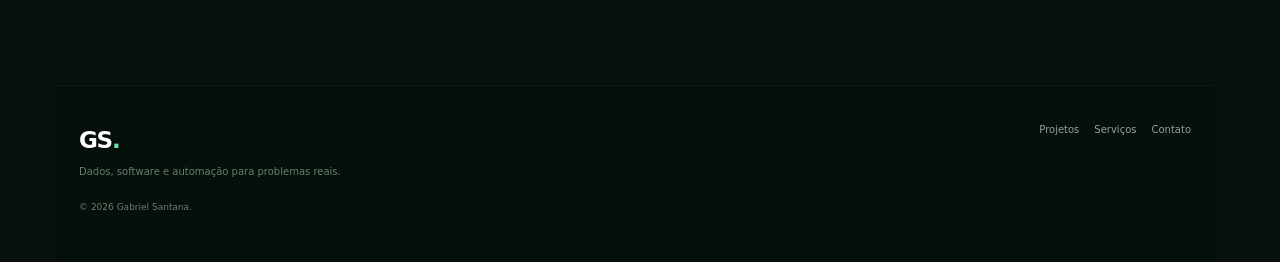
<file: clientflow.html>
<!doctype html><html lang="pt-BR"><head><meta charset="utf-8"/><meta name="viewport" content="width=device-width,initial-scale=1"/><meta name="description" content="ClientFlow — agenda, CRM, serviços, orçamentos e atendimento para negócios que trabalham com hora marcada."/><meta name="theme-color" content="#07100c"/><meta name="color-scheme" content="dark"/><meta name="robots" content="index,follow"/><meta name="referrer" content="strict-origin-when-cross-origin"/><meta property="og:type" content="website"/><meta property="og:title" content="Agenda e CRM para Serviços | ClientFlow"/><meta property="og:description" content="Organize agenda, clientes, serviços, orçamentos e atendimento em um único fluxo."/><meta property="og:image" content="https://gabrielsantanabr.github.io/gabriel-santana-portfolio/assets/portfolio-preview-v2.png"/><meta property="og:url" content="https://gabrielsantanabr.github.io/gabriel-santana-portfolio/clientflow.html"/><meta http-equiv="Content-Security-Policy" content="default-src 'self'; base-uri 'none'; object-src 'none'; frame-src 'none'; media-src 'none'; worker-src 'none'; font-src 'self'; img-src 'self' data:; style-src 'self'; script-src 'self'; connect-src 'none'; form-action 'none'; upgrade-insecure-requests"/><title>Agenda e CRM para Serviços — ClientFlow | Gabriel Santana</title><link rel="canonical" href="https://gabrielsantanabr.github.io/gabriel-santana-portfolio/clientflow.html"/><link rel="icon" href="assets/favicon.svg" type="image/svg+xml"/><link rel="stylesheet" href="styles.css"/><link rel="stylesheet" href="video-effects.css"/><link rel="stylesheet" href="identity.css"/></head><body><a class="skip-link" href="#main-content">Pular para o conteúdo</a><header class="topbar"><span class="scroll-progress" aria-hidden="true"></span><a class="brand" href="index.html" aria-label="Gabriel Santana — início">GS<span>.</span></a><nav aria-label="Navegação principal"><a href="index.html">Início</a><a class="active" href="index.html#projetos">Projetos</a><a href="prices.html">Preços</a><a class="nav-cta" href="contact.html">Contato</a></nav></header><main class="product-shell" id="main-content" data-product-page data-product="clientflow"><div class="breadcrumb"><a href="index.html">Início</a> / <a href="index.html#projetos">Projetos</a> / ClientFlow</div><section class="product-hero"><div><p class="product-kicker">CLIENTFLOW · PRODUTO COMERCIAL</p><h1>Agenda e CRM <span>para negócios de serviços.</span></h1><p class="product-lead">Uma forma simples de organizar horários, clientes, serviços, orçamentos e atendimento sem espalhar a operação entre agenda, planilha e WhatsApp.</p><div class="product-actions"><a class="button primary" id="product-demo-link" target="_blank" rel="noopener noreferrer">Testar demonstração <span>↗</span></a><a class="button secondary" id="product-repo" target="_blank" rel="noopener noreferrer">Ver código</a><a class="button secondary" id="product-contact">Quero algo assim</a></div><div class="product-badges"><span>Agenda</span><span>CRM</span><span>Orçamentos</span><span>PWA</span></div></div><div class="product-demo" id="product-live-demo" aria-label="Demonstração visual do ClientFlow"></div></section><div class="product-tabs" role="tablist" aria-label="Seções do projeto"><button class="product-tab active" type="button" data-tab="overview" aria-selected="true">Visão geral</button><button class="product-tab" type="button" data-tab="flow" aria-selected="false">Como funciona</button><button class="product-tab" type="button" data-tab="tech" aria-selected="false">Tecnologia</button><button class="product-tab" type="button" data-tab="future" aria-selected="false">Evolução</button></div><section class="product-panel active" data-panel="overview"><div class="product-grid-2"><article class="product-info-card"><small>PROBLEMA</small><h2>O que precisava ser resolvido</h2><p id="product-problem"></p></article><article class="product-info-card"><small>SOLUÇÃO</small><h2>Como o produto responde</h2><p id="product-solution"></p><ul class="product-list" id="product-features"></ul></article></div></section><section class="product-panel" data-panel="flow"><div class="product-flow" id="product-flow"></div></section><section class="product-panel" data-panel="tech"><div class="product-grid-2"><article class="product-info-card"><small>ARQUITETURA</small><h2>Estrutura do projeto</h2><p id="product-architecture"></p></article><article class="product-info-card"><small>STACK</small><h2>Tecnologias</h2><div class="product-tech" id="product-tech"></div></article></div></section><section class="product-panel" data-panel="future"><article class="product-info-card"><small>PRÓXIMOS PASSOS</small><h2>Como pode evoluir</h2><p id="product-evolution"></p></article></section><aside class="product-next"><div><small class="eyebrow">PRÓXIMO PROJETO</small><h3 id="product-next-title"></h3><p>Continue explorando outra solução do portfólio.</p></div><a class="button secondary" id="product-next-link">Ver próximo <span>→</span></a></aside></main><footer><div><a class="brand" href="index.html">GS<span>.</span></a><p>Dados, software e automação para problemas reais.</p></div><div class="footer-links"><a href="index.html#projetos">Projetos</a><a href="prices.html">Preços</a><a href="contact.html">Contato</a></div><small>© <span id="year"></span> Gabriel Santana.</small></footer><script src="script.js"></script><script src="product.js"></script><script src="effects.js"></script></body></html>
</file>
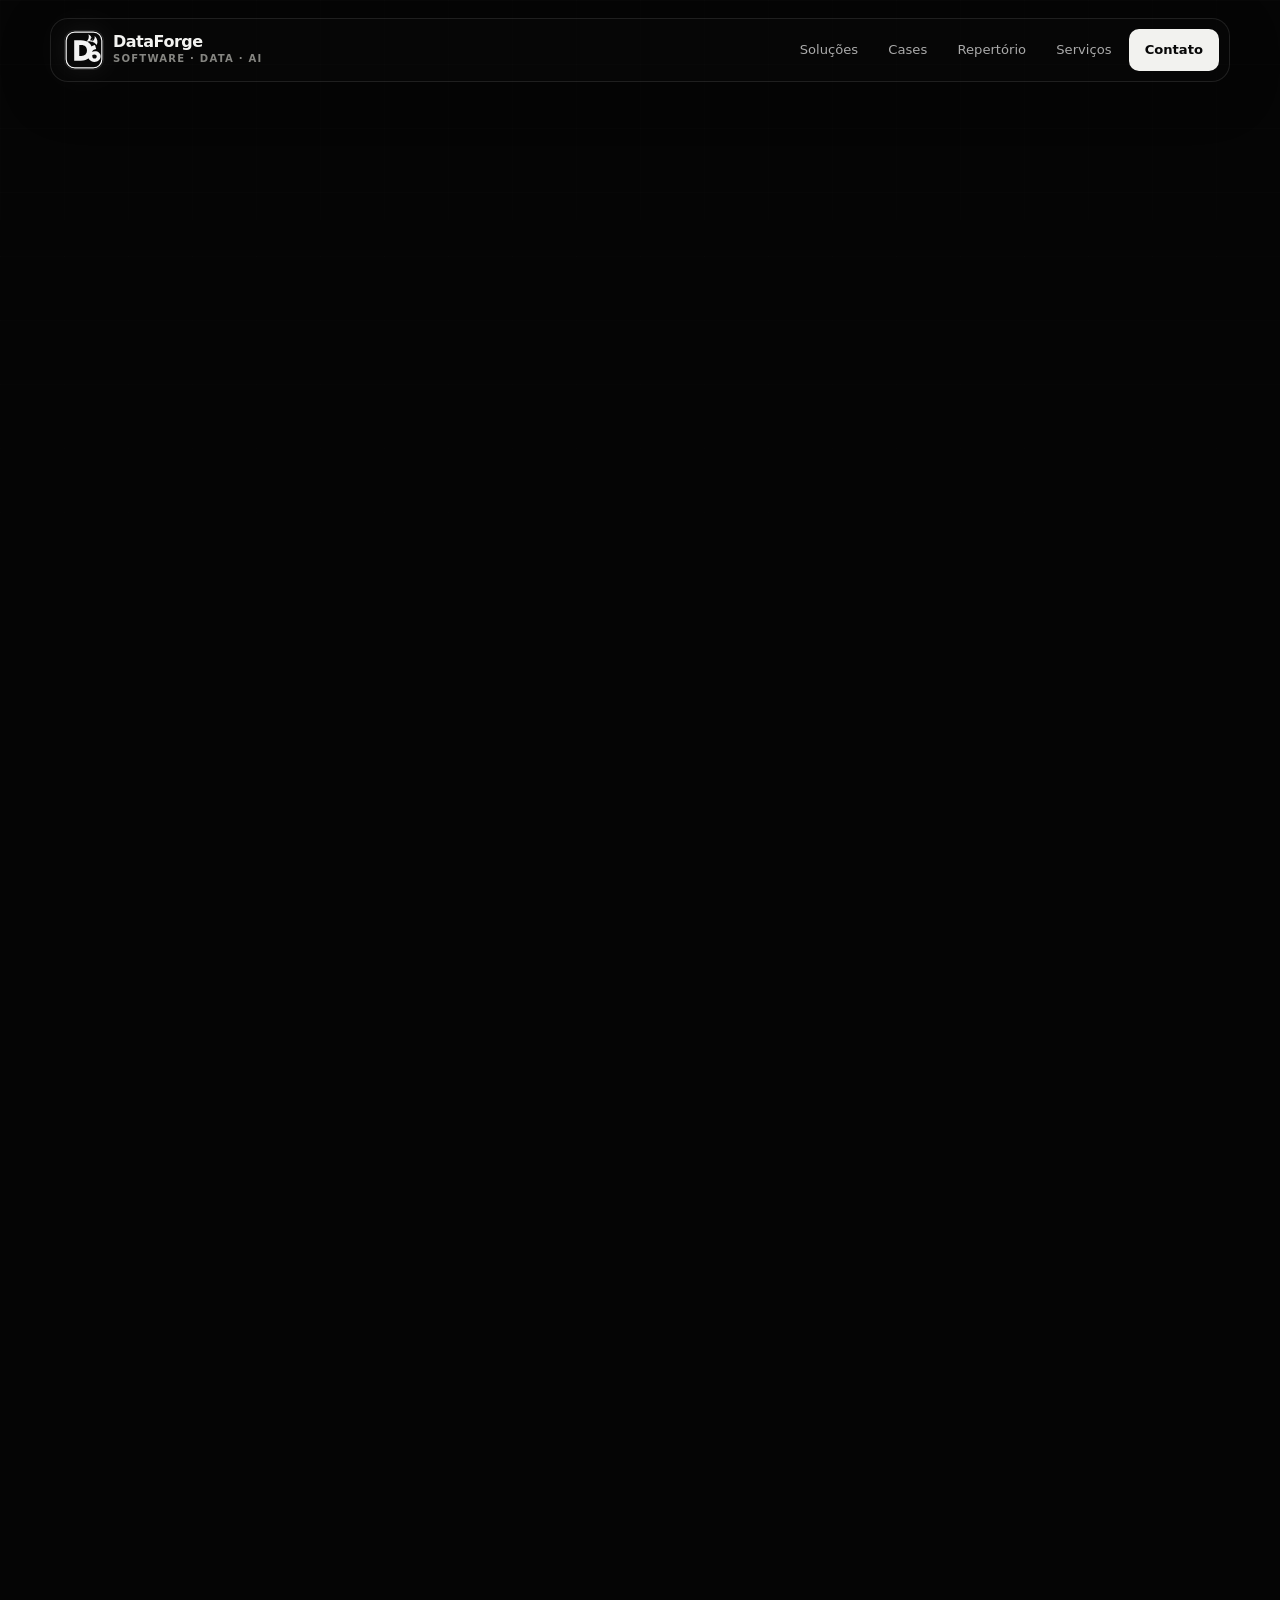
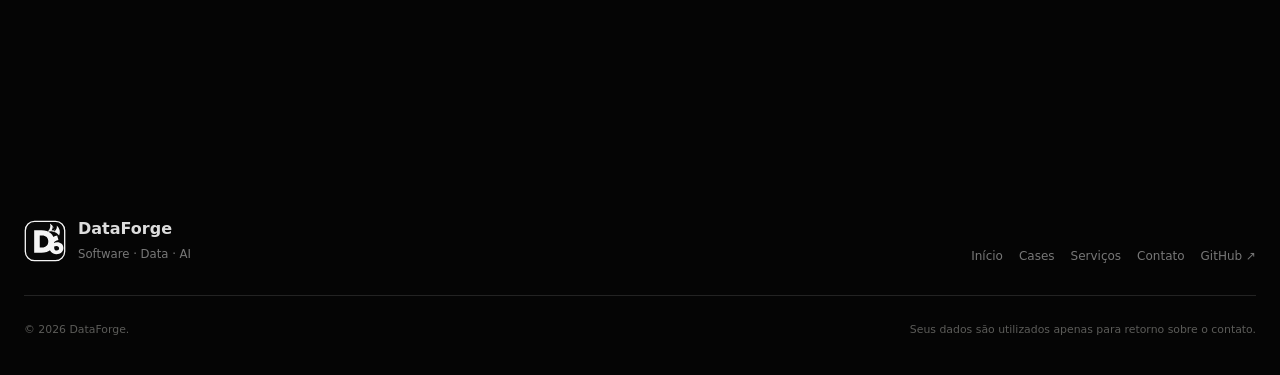
<file: contact.html>
<!doctype html>
<html lang="pt-BR">
<head>
  <meta charset="utf-8"/>
  <meta name="viewport" content="width=device-width,initial-scale=1"/>
  <meta name="description" content="Fale com a DataForge sobre sistemas, dados, automação, sites, APIs, dashboards e IA aplicada."/>
  <meta name="theme-color" content="#050505"/>
  <meta name="color-scheme" content="dark"/>
  <meta name="robots" content="index,follow"/>
  <meta name="referrer" content="strict-origin-when-cross-origin"/>
  <meta http-equiv="Content-Security-Policy" content="default-src 'self'; base-uri 'none'; object-src 'none'; frame-src 'none'; media-src 'none'; worker-src 'none'; font-src 'self'; img-src 'self' data:; style-src 'self'; script-src 'self'; connect-src https://api.web3forms.com; form-action https://api.web3forms.com; upgrade-insecure-requests"/>
  <title>Contato — DataForge</title>
  <link rel="canonical" href="https://gabrielsantanabr.github.io/dataforge-portfolio/contact.html"/>
  <link rel="icon" href="assets/dataforge-d6.svg" type="image/svg+xml"/>
  <link rel="stylesheet" href="company.css"/>
  <link rel="stylesheet" href="company-pages.css"/>
</head>
<body>
<a class="skip-link" href="#main-content">Pular para o conteúdo</a>
<header class="topbar">
  <span class="scroll-progress" aria-hidden="true"></span>
  <a class="brand-lockup" href="index.html" aria-label="DataForge — início"><img class="brand-mark" src="assets/dataforge-d6.svg" alt=""/><span><strong>DataForge</strong><small>Software · Data · AI</small></span></a>
  <button class="mobile-menu-button" type="button" aria-label="Abrir menu" aria-expanded="false">☰</button>
  <nav aria-label="Navegação principal"><a href="index.html#solucoes">Soluções</a><a href="index.html#cases">Cases</a><a href="index.html#repositorios">Repertório</a><a href="prices.html">Serviços</a><a class="nav-cta" href="contact.html">Contato</a></nav>
</header>

<main class="page-main" id="main-content">
  <section class="page-hero reveal">
    <div class="breadcrumb"><a href="index.html">DataForge</a> / Contato</div>
    <p class="eyebrow">COMEÇAR UM PROJETO</p>
    <h1>Conte o problema. <span class="outline">A tecnologia vem depois.</span></h1>
    <p>Não precisa chegar com linguagem técnica, stack, arquitetura ou escopo fechado. Explique como funciona hoje, onde está a fricção e o que seria um resultado útil. Isso é suficiente para começar a conversa.</p>
  </section>

  <section class="contact-grid">
    <aside class="contact-intro reveal">
      <div class="page-logo-wrap"><img src="assets/dataforge-d6.svg" alt=""/><div><strong>DataForge</strong><span>Software studio</span></div></div>
      <p class="eyebrow">COMO FUNCIONA</p>
      <h2>Diagnóstico antes de orçamento.</h2>
      <p>O primeiro objetivo é descobrir o menor escopo capaz de resolver algo relevante. Só depois faz sentido discutir tecnologia, etapas, prazo e investimento.</p>
      <div class="contact-steps">
        <div class="contact-step"><b>01</b><div><strong>Contexto</strong><span>O que acontece hoje, quem usa e onde o fluxo trava.</span></div></div>
        <div class="contact-step"><b>02</b><div><strong>Prioridade</strong><span>Qual resultado teria maior impacto se fosse resolvido primeiro.</span></div></div>
        <div class="contact-step"><b>03</b><div><strong>Escopo</strong><span>Uma primeira entrega realista, com riscos, dependências e caminho de evolução.</span></div></div>
      </div>
      <div class="trust-copy"><div><strong>Sem pacote forçado</strong><span>O escopo nasce do problema.</span></div><div><strong>MVP quando faz sentido</strong><span>Primeiro o núcleo validável.</span></div><div><strong>Repositórios públicos</strong><span>Experiência pode ser inspecionada.</span></div></div>
    </aside>

    <form class="company-form reveal" id="secure-contact-form" action="https://api.web3forms.com/submit" method="POST" accept-charset="UTF-8">
      <input type="hidden" name="access_key" value="c4f95a43-ff78-42b8-be6f-e58c32be1a8d"/>
      <input type="hidden" name="subject" value="Novo projeto — DataForge"/>
      <input type="hidden" name="from_name" value="Site DataForge"/>
      <input type="hidden" name="redirect" value="https://gabrielsantanabr.github.io/dataforge-portfolio/thanks.html"/>
      <input class="honeypot" type="checkbox" name="botcheck" tabindex="-1" autocomplete="off" aria-hidden="true"/>

      <div class="field"><label for="name">Seu nome</label><input id="name" name="Nome" autocomplete="name" autocapitalize="words" maxlength="80" placeholder="Como podemos te chamar?" required/></div>
      <div class="field"><label for="service">O que mais se aproxima do que você precisa?</label><select id="service" name="Projeto" required><option value="">Selecione uma opção</option><option value="Agenda / CRM de clientes">Agenda e CRM para serviços</option><option value="Sistema financeiro">Sistema de gestão financeira</option><option value="Sistema personalizado / MVP">Sistema personalizado / MVP</option><option value="Solução vertical">Solução para academia, pet shop, beleza, food ou outro nicho</option><option value="Landing page comercial">Landing page comercial</option><option value="Site institucional">Site institucional</option><option value="Site com painel interno">Site institucional com painel</option><option value="Catálogo / ecommerce / pedidos">Catálogo, ecommerce ou sistema de pedidos</option><option value="Planilha inteligente / automação">Planilha inteligente / automação</option><option value="Dashboard / análise de dados">Dashboard / análise de dados</option><option value="IA / machine learning">IA / Machine Learning</option><option value="API / integração">API / integração</option><option value="Deploy / produção">Deploy / preparação para produção</option><option value="Segurança / revisão técnica">Segurança / revisão técnica</option><option value="Analytics / métricas">Analytics / instrumentação</option><option value="Outro projeto">Outro projeto</option></select></div>
      <div class="field"><label for="company">Empresa, organização ou projeto <span class="optional">(opcional)</span></label><input id="company" name="Empresa ou organização" autocomplete="organization" maxlength="100" placeholder="Nome do negócio ou projeto"/></div>
      <div class="field-row">
        <div class="field"><label for="contact-method">Como prefere o retorno?</label><select id="contact-method" name="Meio de contato" required><option value="">Selecione</option><option>E-mail</option><option>WhatsApp</option><option>Telefone</option><option>LinkedIn</option></select></div>
        <div class="field"><label for="contact-value">Seu contato</label><input id="contact-value" name="Contato para retorno" maxlength="120" autocomplete="off" spellcheck="false" aria-describedby="contact-help" placeholder="E-mail, número ou perfil" required/><span class="field-help" id="contact-help">Use apenas o contato pelo qual deseja receber a resposta.</span></div>
      </div>
      <div class="field"><label for="budget">Faixa de investimento <span class="optional">(opcional)</span></label><select id="budget" name="Orçamento pretendido"><option value="">Prefiro conversar primeiro</option><option>Até R$ 1.000</option><option>R$ 1.000 a R$ 2.500</option><option>R$ 2.500 a R$ 5.000</option><option>R$ 5.000 a R$ 10.000</option><option>R$ 10.000 a R$ 25.000</option><option>Acima de R$ 25.000</option><option>Ainda não defini</option></select><span class="field-help">A faixa serve para dimensionar a primeira proposta, não como preço automático.</span></div>
      <div class="field"><label for="message">Conte o cenário</label><textarea id="message" name="Descrição" minlength="30" maxlength="2500" spellcheck="true" placeholder="Exemplo: hoje recebemos pedidos pelo WhatsApp, registramos em planilhas diferentes e perdemos tempo conciliando estoque e financeiro. Quero centralizar o processo e acompanhar indicadores." required></textarea><span class="field-help">Contexto concreto ajuda mais do que uma lista de tecnologias desejadas.</span></div>
      <button class="button primary submit-button" type="submit">Enviar para a DataForge <span>↗</span></button>
      <p id="form-status" class="form-note" role="status" aria-live="polite">Os dados enviados são usados apenas para responder sobre o projeto.</p>
    </form>
  </section>
</main>

<footer class="company-footer"><div class="footer-brand"><img src="assets/dataforge-d6.svg" alt=""/><div><strong>DataForge</strong><span>Software · Data · AI</span></div></div><div class="footer-links"><a href="index.html">Início</a><a href="index.html#cases">Cases</a><a href="prices.html">Serviços</a><a href="contact.html">Contato</a><a href="https://github.com/GabrielSantanaBR" target="_blank" rel="noopener noreferrer">GitHub ↗</a></div><div class="footer-bottom"><span>© <span id="year"></span> DataForge.</span><span>Seus dados são utilizados apenas para retorno sobre o contato.</span></div></footer>
<script src="company.js"></script>
<script src="contact.js"></script>
</body>
</html>
</file>
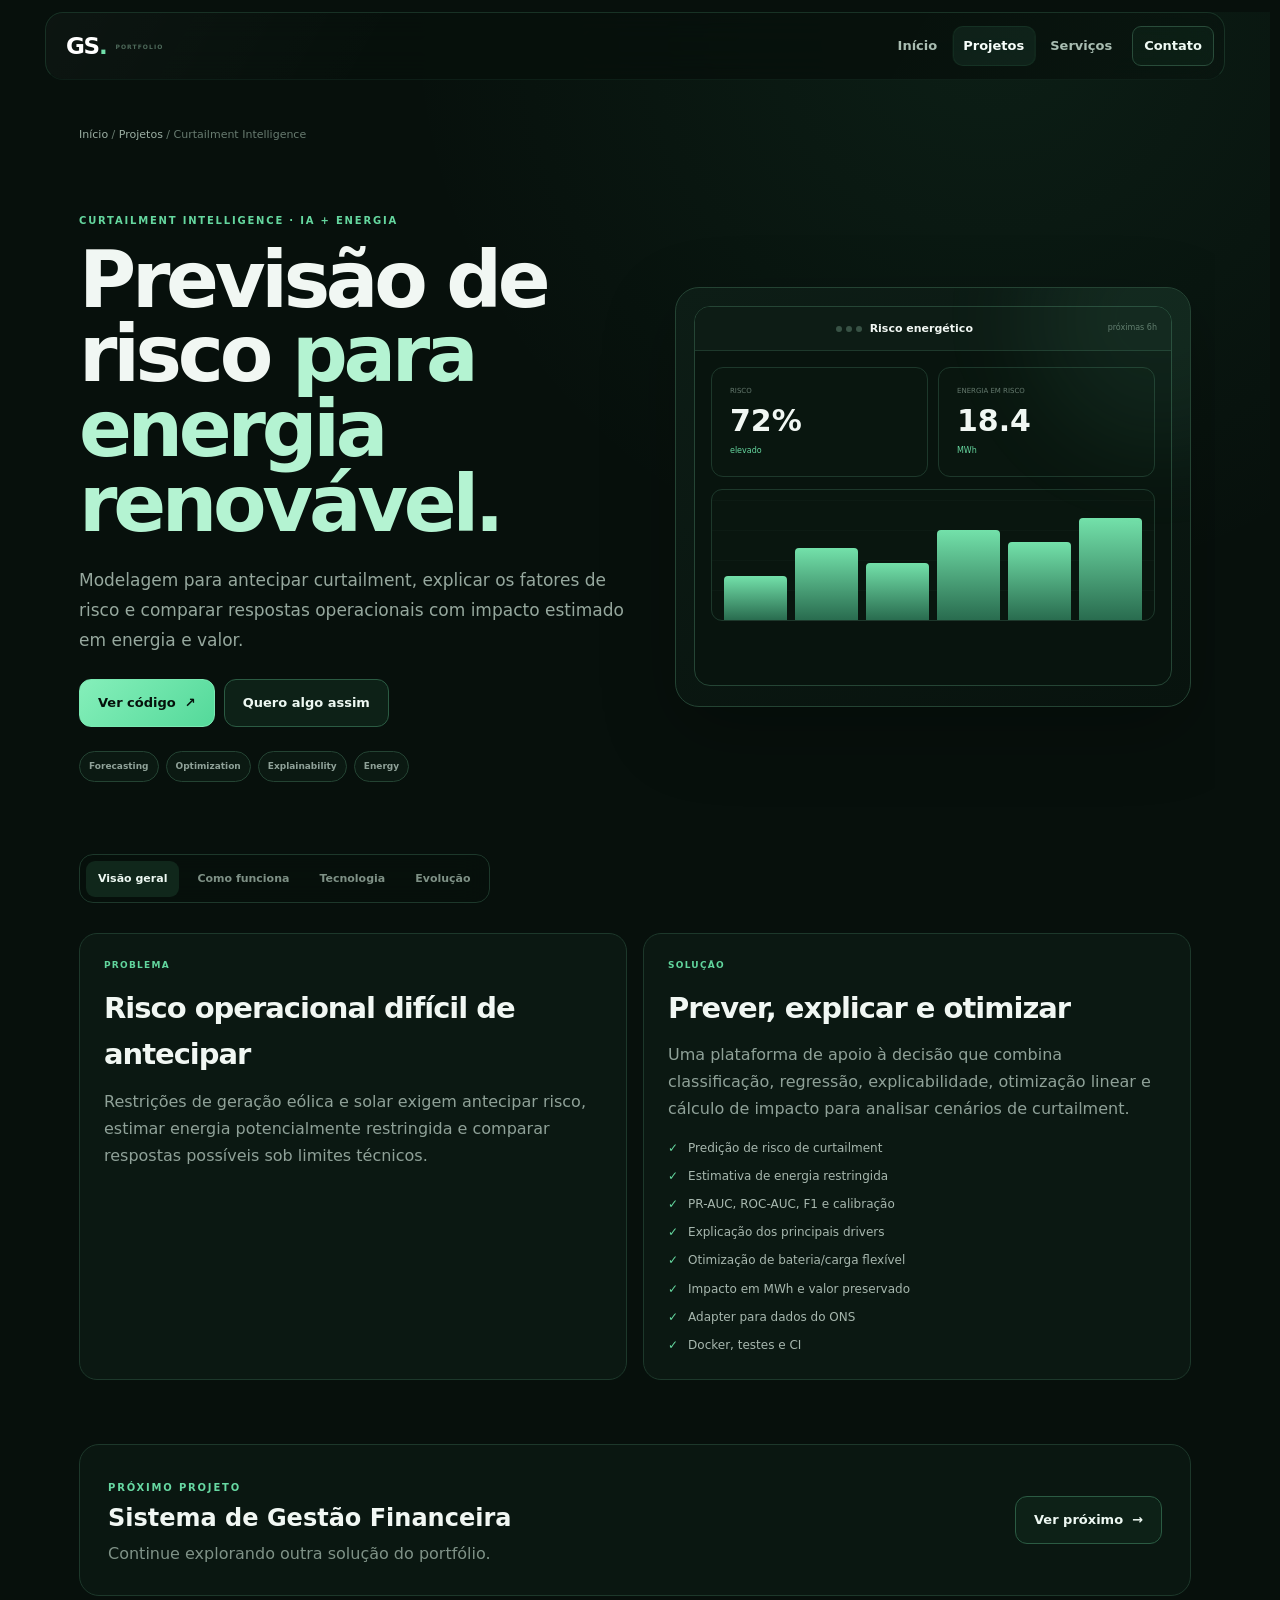
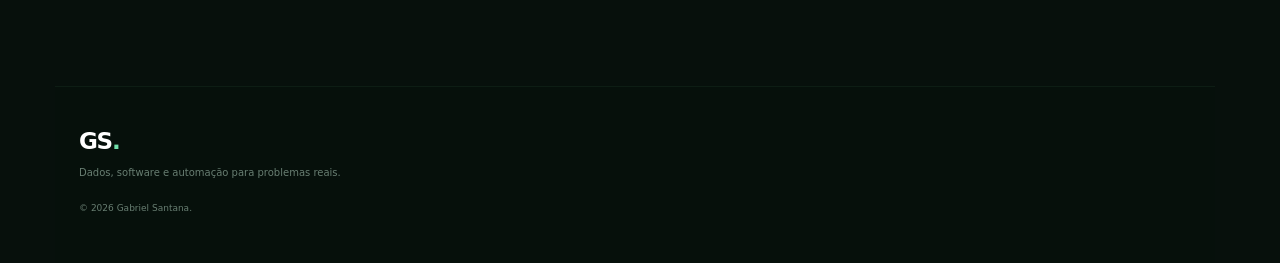
<file: curtailment-intelligence.html>
<!doctype html><html lang="pt-BR"><head><meta charset="utf-8"/><meta name="viewport" content="width=device-width,initial-scale=1"/><meta name="description" content="Curtailment Intelligence — previsão de risco, explicabilidade e otimização para geração renovável."/><meta name="theme-color" content="#07100c"/><meta name="color-scheme" content="dark"/><meta name="robots" content="index,follow"/><meta name="referrer" content="strict-origin-when-cross-origin"/><meta property="og:type" content="website"/><meta property="og:title" content="IA para Risco Energético | Curtailment Intelligence"/><meta property="og:description" content="Previsão, explicabilidade e otimização para cenários de geração renovável."/><meta property="og:image" content="https://gabrielsantanabr.github.io/gabriel-santana-portfolio/assets/portfolio-preview-v2.png"/><meta property="og:url" content="https://gabrielsantanabr.github.io/gabriel-santana-portfolio/curtailment-intelligence.html"/><meta http-equiv="Content-Security-Policy" content="default-src 'self'; base-uri 'none'; object-src 'none'; frame-src 'none'; media-src 'none'; worker-src 'none'; font-src 'self'; img-src 'self' data:; style-src 'self'; script-src 'self'; connect-src 'none'; form-action 'none'; upgrade-insecure-requests"/><title>IA para Risco Energético — Curtailment Intelligence | Gabriel Santana</title><link rel="canonical" href="https://gabrielsantanabr.github.io/gabriel-santana-portfolio/curtailment-intelligence.html"/><link rel="icon" href="assets/favicon.svg" type="image/svg+xml"/><link rel="stylesheet" href="styles.css"/><link rel="stylesheet" href="video-effects.css"/><link rel="stylesheet" href="identity.css"/></head><body><a class="skip-link" href="#main-content">Pular para o conteúdo</a><header class="topbar"><span class="scroll-progress" aria-hidden="true"></span><a class="brand" href="index.html">GS<span>.</span></a><nav aria-label="Navegação principal"><a href="index.html">Início</a><a class="active" href="index.html#projetos">Projetos</a><a href="prices.html">Preços</a><a class="nav-cta" href="contact.html">Contato</a></nav></header><main class="product-shell" id="main-content" data-product-page data-product="curtailment"><div class="breadcrumb"><a href="index.html">Início</a> / <a href="index.html#projetos">Projetos</a> / Curtailment Intelligence</div><section class="product-hero"><div><p class="product-kicker">CURTAILMENT INTELLIGENCE · IA + ENERGIA</p><h1>Previsão de risco <span>para energia renovável.</span></h1><p class="product-lead">Modelagem para antecipar curtailment, explicar os fatores de risco e comparar respostas operacionais com impacto estimado em energia e valor.</p><div class="product-actions"><a class="button primary" id="product-repo" target="_blank" rel="noopener noreferrer">Ver código <span>↗</span></a><a class="button secondary" id="product-demo-link" target="_blank" rel="noopener noreferrer" hidden>Testar demo</a><a class="button secondary" id="product-contact">Quero algo assim</a></div><div class="product-badges"><span>Forecasting</span><span>Optimization</span><span>Explainability</span><span>Energy</span></div></div><div class="product-demo" id="product-live-demo" aria-label="Demonstração visual de risco energético"></div></section><div class="product-tabs" role="tablist"><button class="product-tab active" type="button" data-tab="overview" aria-selected="true">Visão geral</button><button class="product-tab" type="button" data-tab="flow" aria-selected="false">Como funciona</button><button class="product-tab" type="button" data-tab="tech" aria-selected="false">Tecnologia</button><button class="product-tab" type="button" data-tab="future" aria-selected="false">Evolução</button></div><section class="product-panel active" data-panel="overview"><div class="product-grid-2"><article class="product-info-card"><small>PROBLEMA</small><h2>Risco operacional difícil de antecipar</h2><p id="product-problem"></p></article><article class="product-info-card"><small>SOLUÇÃO</small><h2>Prever, explicar e otimizar</h2><p id="product-solution"></p><ul class="product-list" id="product-features"></ul></article></div></section><section class="product-panel" data-panel="flow"><div class="product-flow" id="product-flow"></div></section><section class="product-panel" data-panel="tech"><div class="product-grid-2"><article class="product-info-card"><small>ARQUITETURA</small><h2>Estrutura técnica</h2><p id="product-architecture"></p></article><article class="product-info-card"><small>STACK</small><h2>Tecnologias</h2><div class="product-tech" id="product-tech"></div></article></div></section><section class="product-panel" data-panel="future"><article class="product-info-card"><small>EVOLUÇÃO</small><h2>Próximos passos</h2><p id="product-evolution"></p></article></section><aside class="product-next"><div><small class="eyebrow">PRÓXIMO PROJETO</small><h3 id="product-next-title"></h3><p>Continue explorando outra solução do portfólio.</p></div><a class="button secondary" id="product-next-link">Ver próximo <span>→</span></a></aside></main><footer><div><a class="brand" href="index.html">GS<span>.</span></a><p>Dados, software e automação para problemas reais.</p></div><small>© <span id="year"></span> Gabriel Santana.</small></footer><script src="script.js"></script><script src="product.js"></script><script src="effects.js"></script></body></html>
</file>
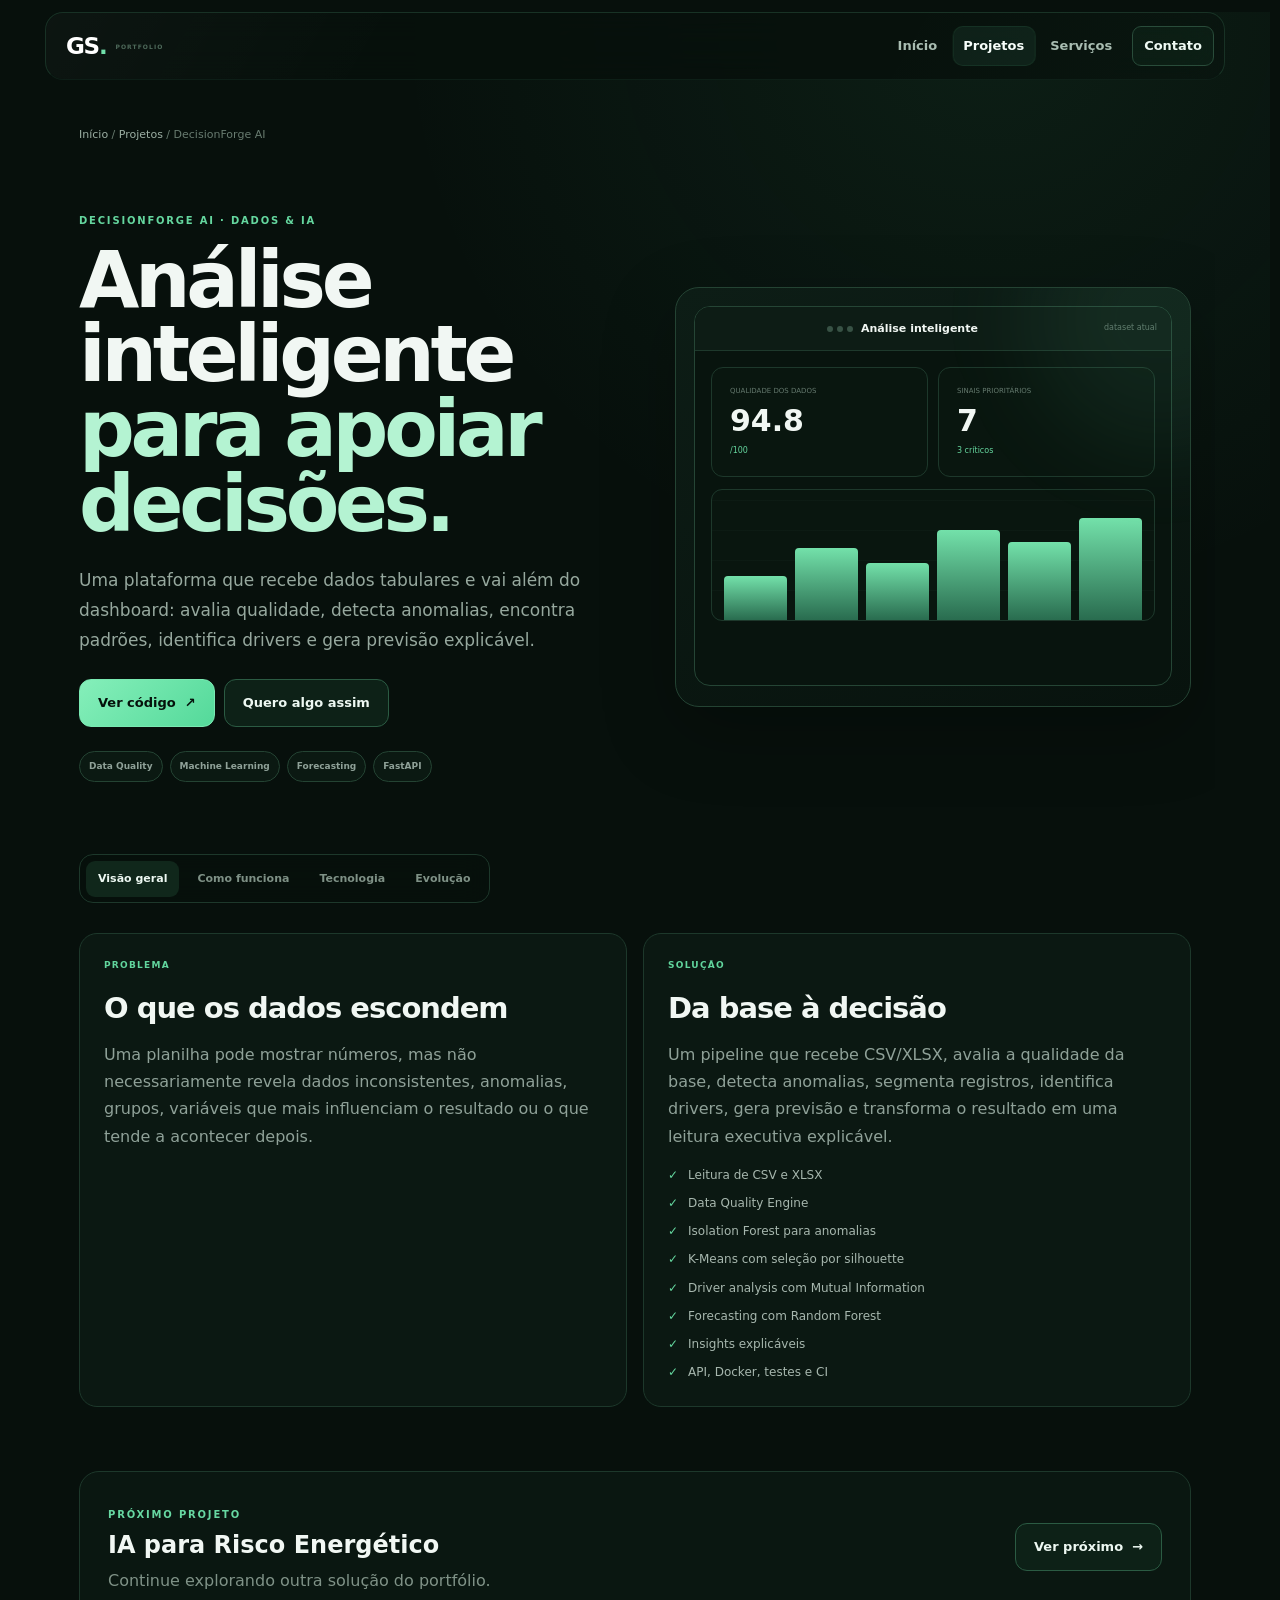
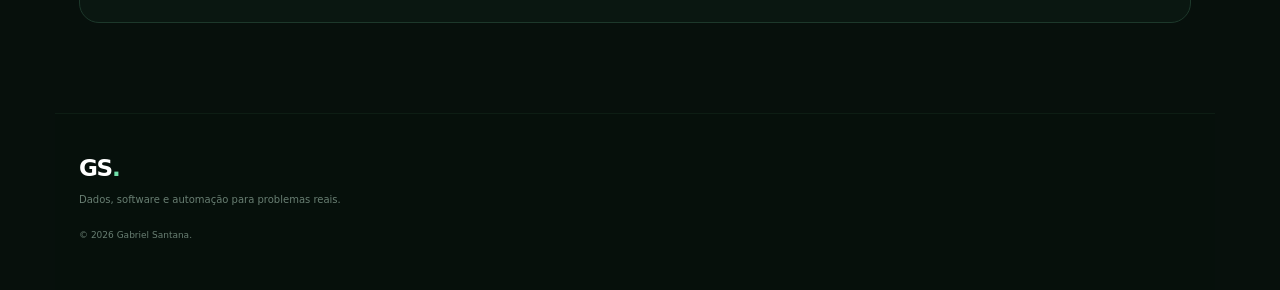
<file: decisionforge-ai.html>
<!doctype html><html lang="pt-BR"><head><meta charset="utf-8"/><meta name="viewport" content="width=device-width,initial-scale=1"/><meta name="description" content="DecisionForge AI — análise inteligente de dados com qualidade, anomalias, segmentação, drivers e previsão."/><meta name="theme-color" content="#07100c"/><meta name="color-scheme" content="dark"/><meta name="robots" content="index,follow"/><meta name="referrer" content="strict-origin-when-cross-origin"/><meta property="og:type" content="website"/><meta property="og:title" content="Análise Inteligente de Dados | DecisionForge AI"/><meta property="og:description" content="Transforme CSV e XLSX em sinais explicáveis para decisão."/><meta property="og:image" content="https://gabrielsantanabr.github.io/gabriel-santana-portfolio/assets/portfolio-preview-v2.png"/><meta property="og:url" content="https://gabrielsantanabr.github.io/gabriel-santana-portfolio/decisionforge-ai.html"/><meta http-equiv="Content-Security-Policy" content="default-src 'self'; base-uri 'none'; object-src 'none'; frame-src 'none'; media-src 'none'; worker-src 'none'; font-src 'self'; img-src 'self' data:; style-src 'self'; script-src 'self'; connect-src 'none'; form-action 'none'; upgrade-insecure-requests"/><title>Análise Inteligente de Dados — DecisionForge AI | Gabriel Santana</title><link rel="canonical" href="https://gabrielsantanabr.github.io/gabriel-santana-portfolio/decisionforge-ai.html"/><link rel="icon" href="assets/favicon.svg" type="image/svg+xml"/><link rel="stylesheet" href="styles.css"/><link rel="stylesheet" href="video-effects.css"/><link rel="stylesheet" href="identity.css"/></head><body><a class="skip-link" href="#main-content">Pular para o conteúdo</a><header class="topbar"><span class="scroll-progress" aria-hidden="true"></span><a class="brand" href="index.html">GS<span>.</span></a><nav aria-label="Navegação principal"><a href="index.html">Início</a><a class="active" href="index.html#projetos">Projetos</a><a href="prices.html">Preços</a><a class="nav-cta" href="contact.html">Contato</a></nav></header><main class="product-shell" id="main-content" data-product-page data-product="decisionforge"><div class="breadcrumb"><a href="index.html">Início</a> / <a href="index.html#projetos">Projetos</a> / DecisionForge AI</div><section class="product-hero"><div><p class="product-kicker">DECISIONFORGE AI · DADOS & IA</p><h1>Análise inteligente <span>para apoiar decisões.</span></h1><p class="product-lead">Uma plataforma que recebe dados tabulares e vai além do dashboard: avalia qualidade, detecta anomalias, encontra padrões, identifica drivers e gera previsão explicável.</p><div class="product-actions"><a class="button primary" id="product-repo" target="_blank" rel="noopener noreferrer">Ver código <span>↗</span></a><a class="button secondary" id="product-demo-link" target="_blank" rel="noopener noreferrer" hidden>Testar demo</a><a class="button secondary" id="product-contact">Quero algo assim</a></div><div class="product-badges"><span>Data Quality</span><span>Machine Learning</span><span>Forecasting</span><span>FastAPI</span></div></div><div class="product-demo" id="product-live-demo" aria-label="Demonstração visual do DecisionForge AI"></div></section><div class="product-tabs" role="tablist"><button class="product-tab active" type="button" data-tab="overview" aria-selected="true">Visão geral</button><button class="product-tab" type="button" data-tab="flow" aria-selected="false">Como funciona</button><button class="product-tab" type="button" data-tab="tech" aria-selected="false">Tecnologia</button><button class="product-tab" type="button" data-tab="future" aria-selected="false">Evolução</button></div><section class="product-panel active" data-panel="overview"><div class="product-grid-2"><article class="product-info-card"><small>PROBLEMA</small><h2>O que os dados escondem</h2><p id="product-problem"></p></article><article class="product-info-card"><small>SOLUÇÃO</small><h2>Da base à decisão</h2><p id="product-solution"></p><ul class="product-list" id="product-features"></ul></article></div></section><section class="product-panel" data-panel="flow"><div class="product-flow" id="product-flow"></div></section><section class="product-panel" data-panel="tech"><div class="product-grid-2"><article class="product-info-card"><small>ARQUITETURA</small><h2>Como foi estruturado</h2><p id="product-architecture"></p></article><article class="product-info-card"><small>STACK</small><h2>Tecnologias</h2><div class="product-tech" id="product-tech"></div></article></div></section><section class="product-panel" data-panel="future"><article class="product-info-card"><small>EVOLUÇÃO</small><h2>Próximos níveis</h2><p id="product-evolution"></p></article></section><aside class="product-next"><div><small class="eyebrow">PRÓXIMO PROJETO</small><h3 id="product-next-title"></h3><p>Continue explorando outra solução do portfólio.</p></div><a class="button secondary" id="product-next-link">Ver próximo <span>→</span></a></aside></main><footer><div><a class="brand" href="index.html">GS<span>.</span></a><p>Dados, software e automação para problemas reais.</p></div><small>© <span id="year"></span> Gabriel Santana.</small></footer><script src="script.js"></script><script src="product.js"></script><script src="effects.js"></script></body></html>
</file>
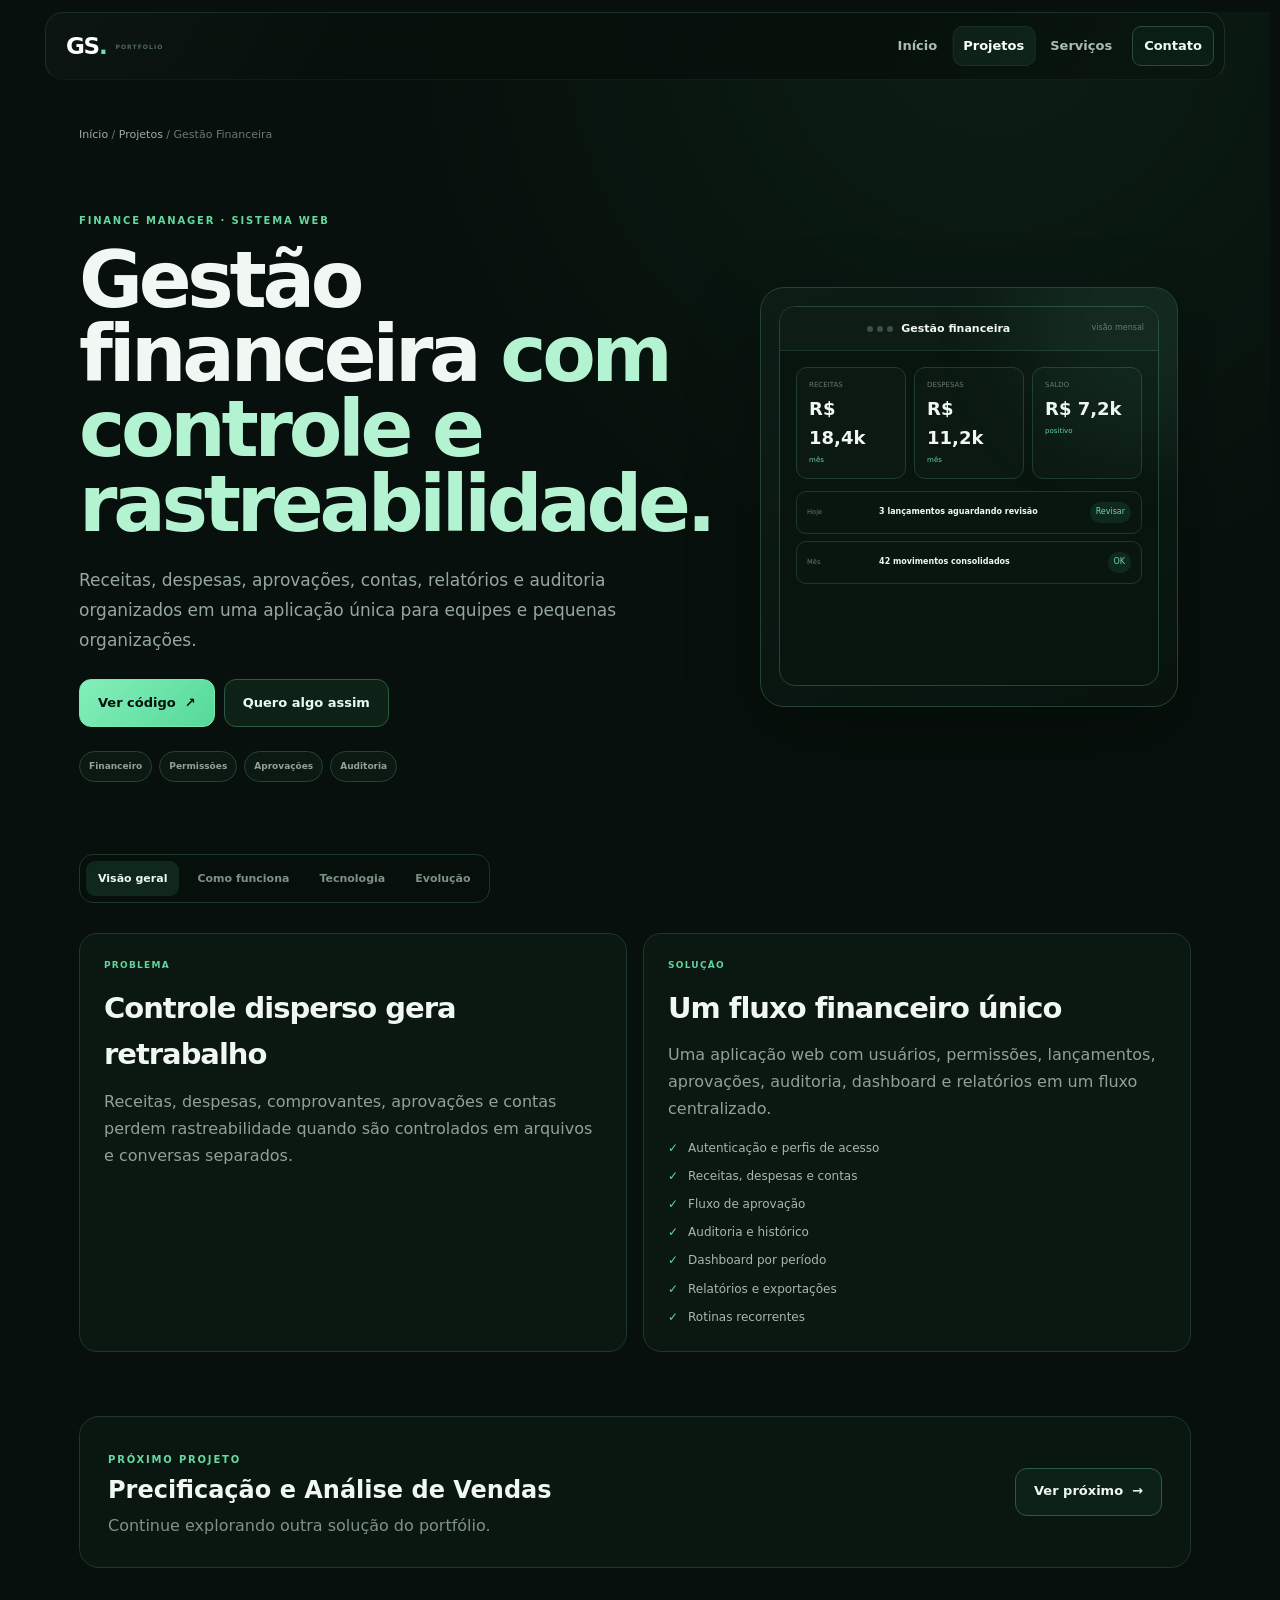
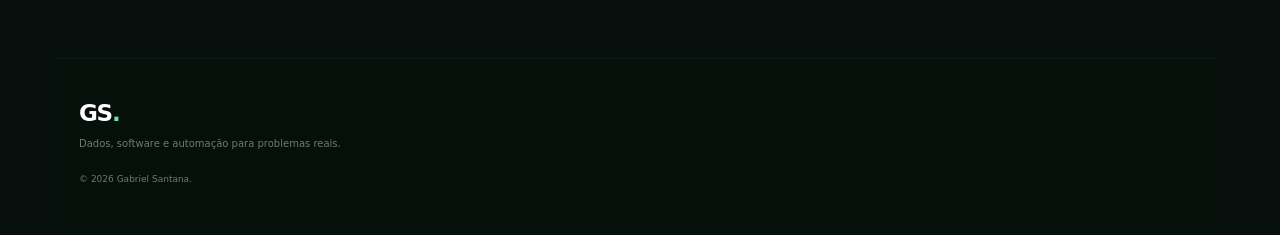
<file: gestao-financeira.html>
<!doctype html><html lang="pt-BR"><head><meta charset="utf-8"/><meta name="viewport" content="width=device-width,initial-scale=1"/><meta name="description" content="Sistema de gestão financeira com usuários, aprovações, auditoria, dashboards e relatórios."/><meta name="theme-color" content="#07100c"/><meta name="color-scheme" content="dark"/><meta name="robots" content="index,follow"/><meta name="referrer" content="strict-origin-when-cross-origin"/><meta property="og:type" content="website"/><meta property="og:title" content="Sistema de Gestão Financeira | Gabriel Santana"/><meta property="og:description" content="Centralize receitas, despesas, aprovações, auditoria e relatórios em um único fluxo."/><meta property="og:image" content="https://gabrielsantanabr.github.io/gabriel-santana-portfolio/assets/portfolio-preview-v2.png"/><meta property="og:url" content="https://gabrielsantanabr.github.io/gabriel-santana-portfolio/gestao-financeira.html"/><meta http-equiv="Content-Security-Policy" content="default-src 'self'; base-uri 'none'; object-src 'none'; frame-src 'none'; media-src 'none'; worker-src 'none'; font-src 'self'; img-src 'self' data:; style-src 'self'; script-src 'self'; connect-src 'none'; form-action 'none'; upgrade-insecure-requests"/><title>Sistema de Gestão Financeira | Gabriel Santana</title><link rel="canonical" href="https://gabrielsantanabr.github.io/gabriel-santana-portfolio/gestao-financeira.html"/><link rel="icon" href="assets/favicon.svg" type="image/svg+xml"/><link rel="stylesheet" href="styles.css"/><link rel="stylesheet" href="video-effects.css"/><link rel="stylesheet" href="identity.css"/></head><body><a class="skip-link" href="#main-content">Pular para o conteúdo</a><header class="topbar"><span class="scroll-progress" aria-hidden="true"></span><a class="brand" href="index.html">GS<span>.</span></a><nav aria-label="Navegação principal"><a href="index.html">Início</a><a class="active" href="index.html#projetos">Projetos</a><a href="prices.html">Preços</a><a class="nav-cta" href="contact.html">Contato</a></nav></header><main class="product-shell" id="main-content" data-product-page data-product="finance"><div class="breadcrumb"><a href="index.html">Início</a> / <a href="index.html#projetos">Projetos</a> / Gestão Financeira</div><section class="product-hero"><div><p class="product-kicker">FINANCE MANAGER · SISTEMA WEB</p><h1>Gestão financeira <span>com controle e rastreabilidade.</span></h1><p class="product-lead">Receitas, despesas, aprovações, contas, relatórios e auditoria organizados em uma aplicação única para equipes e pequenas organizações.</p><div class="product-actions"><a class="button primary" id="product-repo" target="_blank" rel="noopener noreferrer">Ver código <span>↗</span></a><a class="button secondary" id="product-demo-link" target="_blank" rel="noopener noreferrer" hidden>Testar demo</a><a class="button secondary" id="product-contact">Quero algo assim</a></div><div class="product-badges"><span>Financeiro</span><span>Permissões</span><span>Aprovações</span><span>Auditoria</span></div></div><div class="product-demo" id="product-live-demo" aria-label="Demonstração visual do sistema financeiro"></div></section><div class="product-tabs" role="tablist"><button class="product-tab active" type="button" data-tab="overview" aria-selected="true">Visão geral</button><button class="product-tab" type="button" data-tab="flow" aria-selected="false">Como funciona</button><button class="product-tab" type="button" data-tab="tech" aria-selected="false">Tecnologia</button><button class="product-tab" type="button" data-tab="future" aria-selected="false">Evolução</button></div><section class="product-panel active" data-panel="overview"><div class="product-grid-2"><article class="product-info-card"><small>PROBLEMA</small><h2>Controle disperso gera retrabalho</h2><p id="product-problem"></p></article><article class="product-info-card"><small>SOLUÇÃO</small><h2>Um fluxo financeiro único</h2><p id="product-solution"></p><ul class="product-list" id="product-features"></ul></article></div></section><section class="product-panel" data-panel="flow"><div class="product-flow" id="product-flow"></div></section><section class="product-panel" data-panel="tech"><div class="product-grid-2"><article class="product-info-card"><small>ARQUITETURA</small><h2>Como foi estruturado</h2><p id="product-architecture"></p></article><article class="product-info-card"><small>STACK</small><h2>Tecnologias</h2><div class="product-tech" id="product-tech"></div></article></div></section><section class="product-panel" data-panel="future"><article class="product-info-card"><small>EVOLUÇÃO</small><h2>Próximos módulos</h2><p id="product-evolution"></p></article></section><aside class="product-next"><div><small class="eyebrow">PRÓXIMO PROJETO</small><h3 id="product-next-title"></h3><p>Continue explorando outra solução do portfólio.</p></div><a class="button secondary" id="product-next-link">Ver próximo <span>→</span></a></aside></main><footer><div><a class="brand" href="index.html">GS<span>.</span></a><p>Dados, software e automação para problemas reais.</p></div><small>© <span id="year"></span> Gabriel Santana.</small></footer><script src="script.js"></script><script src="product.js"></script><script src="effects.js"></script></body></html>
</file>
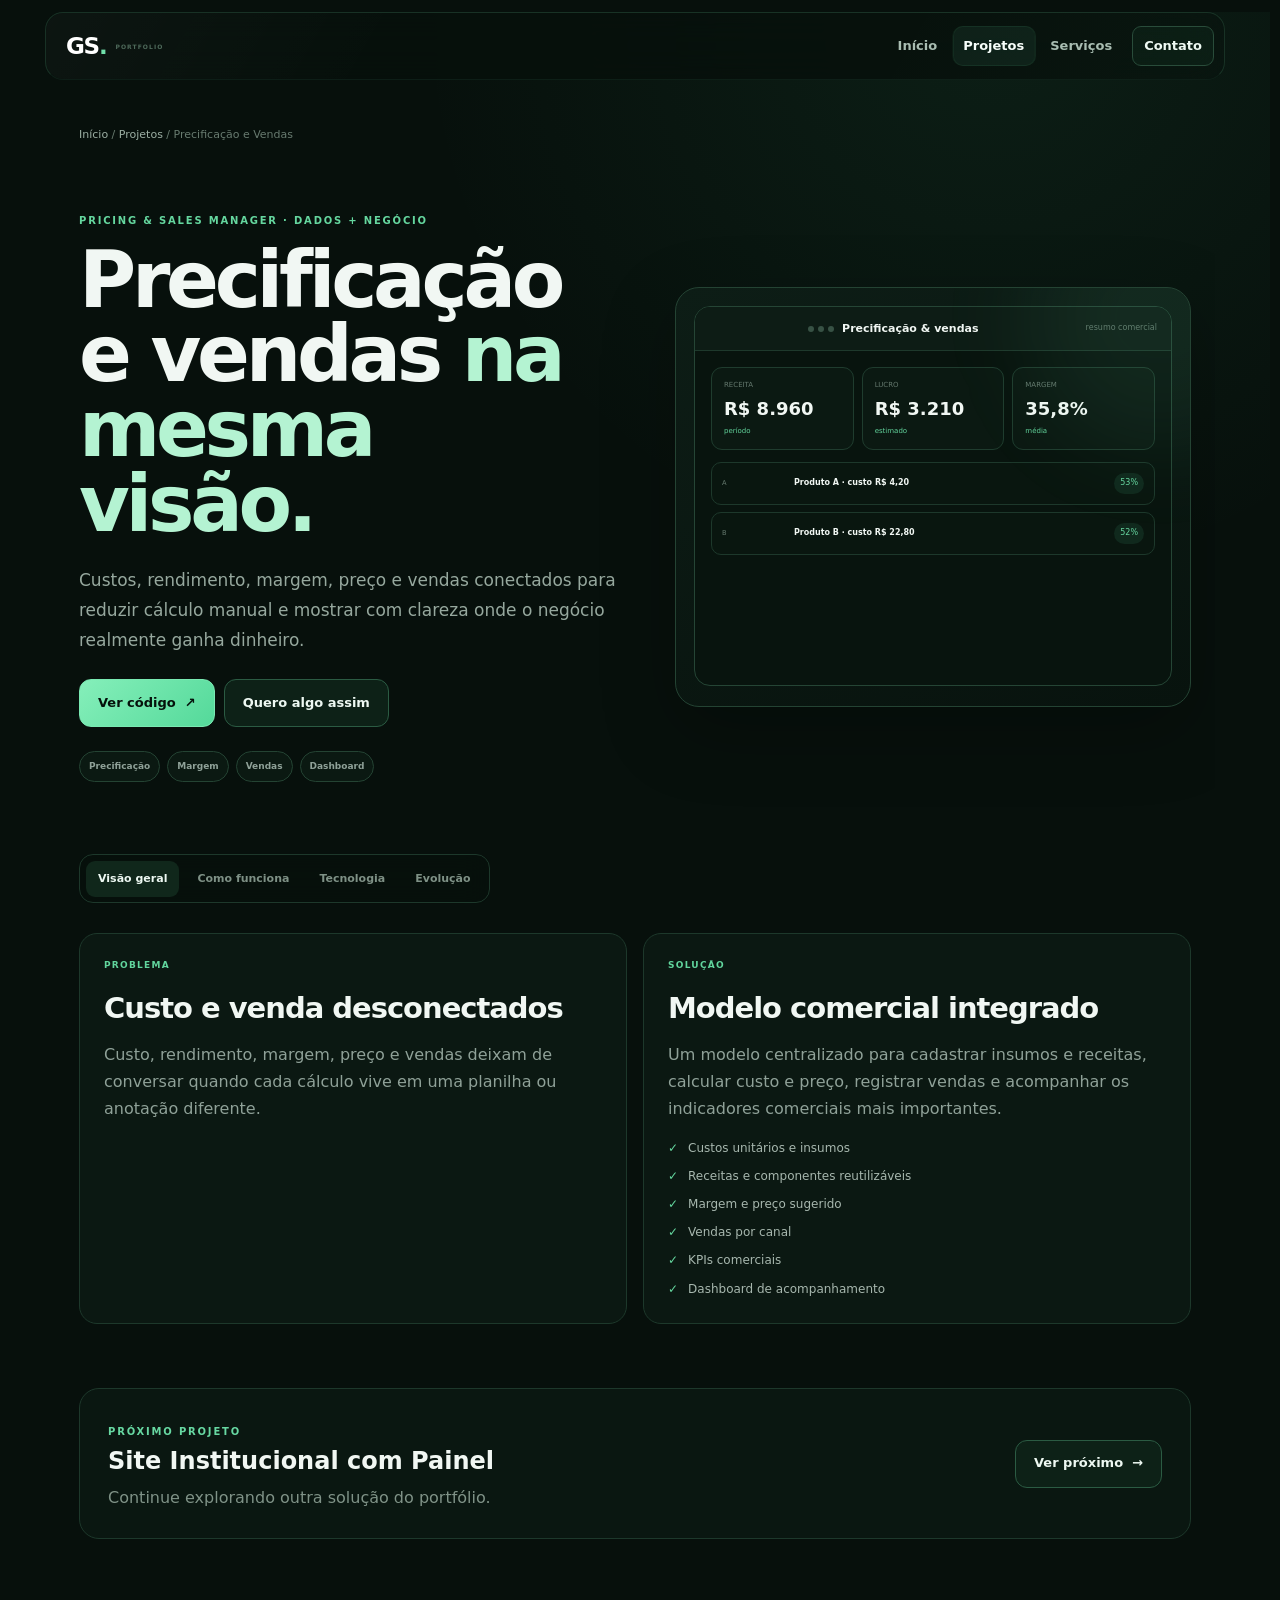
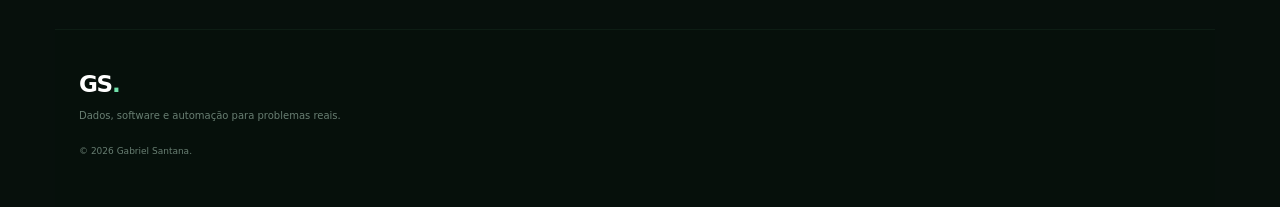
<file: precificacao-vendas.html>
<!doctype html><html lang="pt-BR"><head><meta charset="utf-8"/><meta name="viewport" content="width=device-width,initial-scale=1"/><meta name="description" content="Precificação e análise de vendas com custos, margens, receitas e indicadores comerciais em uma única solução."/><meta name="theme-color" content="#07100c"/><meta name="color-scheme" content="dark"/><meta name="robots" content="index,follow"/><meta name="referrer" content="strict-origin-when-cross-origin"/><meta property="og:type" content="website"/><meta property="og:title" content="Precificação e Análise de Vendas | Gabriel Santana"/><meta property="og:description" content="Conecte custos, preços, vendas, margem e indicadores comerciais em uma visão única."/><meta property="og:image" content="https://gabrielsantanabr.github.io/gabriel-santana-portfolio/assets/portfolio-preview-v2.png"/><meta property="og:url" content="https://gabrielsantanabr.github.io/gabriel-santana-portfolio/precificacao-vendas.html"/><meta http-equiv="Content-Security-Policy" content="default-src 'self'; base-uri 'none'; object-src 'none'; frame-src 'none'; media-src 'none'; worker-src 'none'; font-src 'self'; img-src 'self' data:; style-src 'self'; script-src 'self'; connect-src 'none'; form-action 'none'; upgrade-insecure-requests"/><title>Precificação e Análise de Vendas | Gabriel Santana</title><link rel="canonical" href="https://gabrielsantanabr.github.io/gabriel-santana-portfolio/precificacao-vendas.html"/><link rel="icon" href="assets/favicon.svg" type="image/svg+xml"/><link rel="stylesheet" href="styles.css"/><link rel="stylesheet" href="video-effects.css"/><link rel="stylesheet" href="identity.css"/></head><body><a class="skip-link" href="#main-content">Pular para o conteúdo</a><header class="topbar"><span class="scroll-progress" aria-hidden="true"></span><a class="brand" href="index.html">GS<span>.</span></a><nav aria-label="Navegação principal"><a href="index.html">Início</a><a class="active" href="index.html#projetos">Projetos</a><a href="prices.html">Preços</a><a class="nav-cta" href="contact.html">Contato</a></nav></header><main class="product-shell" id="main-content" data-product-page data-product="pricing"><div class="breadcrumb"><a href="index.html">Início</a> / <a href="index.html#projetos">Projetos</a> / Precificação e Vendas</div><section class="product-hero"><div><p class="product-kicker">PRICING & SALES MANAGER · DADOS + NEGÓCIO</p><h1>Precificação e vendas <span>na mesma visão.</span></h1><p class="product-lead">Custos, rendimento, margem, preço e vendas conectados para reduzir cálculo manual e mostrar com clareza onde o negócio realmente ganha dinheiro.</p><div class="product-actions"><a class="button primary" id="product-repo" target="_blank" rel="noopener noreferrer">Ver código <span>↗</span></a><a class="button secondary" id="product-demo-link" target="_blank" rel="noopener noreferrer" hidden>Testar demo</a><a class="button secondary" id="product-contact">Quero algo assim</a></div><div class="product-badges"><span>Precificação</span><span>Margem</span><span>Vendas</span><span>Dashboard</span></div></div><div class="product-demo" id="product-live-demo" aria-label="Demonstração visual de precificação e vendas"></div></section><div class="product-tabs" role="tablist"><button class="product-tab active" type="button" data-tab="overview" aria-selected="true">Visão geral</button><button class="product-tab" type="button" data-tab="flow" aria-selected="false">Como funciona</button><button class="product-tab" type="button" data-tab="tech" aria-selected="false">Tecnologia</button><button class="product-tab" type="button" data-tab="future" aria-selected="false">Evolução</button></div><section class="product-panel active" data-panel="overview"><div class="product-grid-2"><article class="product-info-card"><small>PROBLEMA</small><h2>Custo e venda desconectados</h2><p id="product-problem"></p></article><article class="product-info-card"><small>SOLUÇÃO</small><h2>Modelo comercial integrado</h2><p id="product-solution"></p><ul class="product-list" id="product-features"></ul></article></div></section><section class="product-panel" data-panel="flow"><div class="product-flow" id="product-flow"></div></section><section class="product-panel" data-panel="tech"><div class="product-grid-2"><article class="product-info-card"><small>ARQUITETURA</small><h2>Como foi modelado</h2><p id="product-architecture"></p></article><article class="product-info-card"><small>STACK</small><h2>Tecnologias</h2><div class="product-tech" id="product-tech"></div></article></div></section><section class="product-panel" data-panel="future"><article class="product-info-card"><small>EVOLUÇÃO</small><h2>Próximos passos</h2><p id="product-evolution"></p></article></section><aside class="product-next"><div><small class="eyebrow">PRÓXIMO PROJETO</small><h3 id="product-next-title"></h3><p>Continue explorando outra solução do portfólio.</p></div><a class="button secondary" id="product-next-link">Ver próximo <span>→</span></a></aside></main><footer><div><a class="brand" href="index.html">GS<span>.</span></a><p>Dados, software e automação para problemas reais.</p></div><small>© <span id="year"></span> Gabriel Santana.</small></footer><script src="script.js"></script><script src="product.js"></script><script src="effects.js"></script></body></html>
</file>
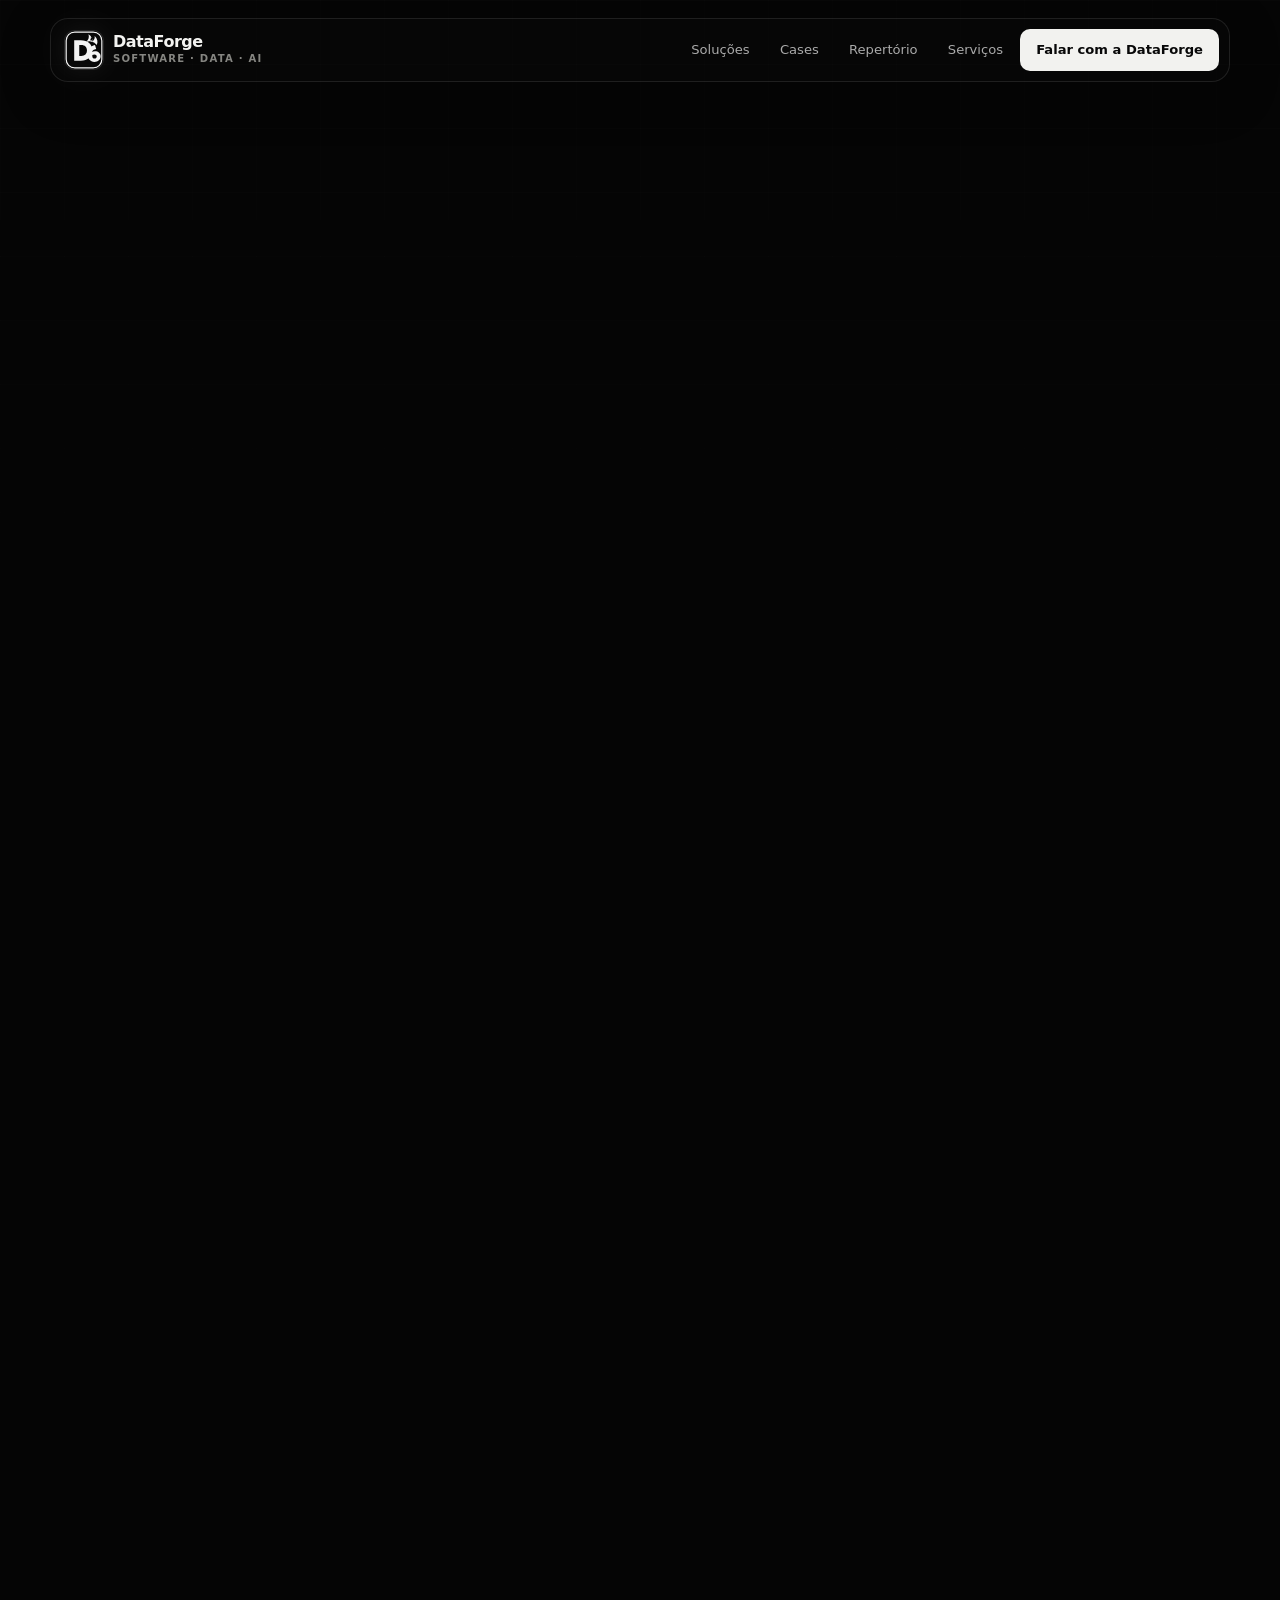
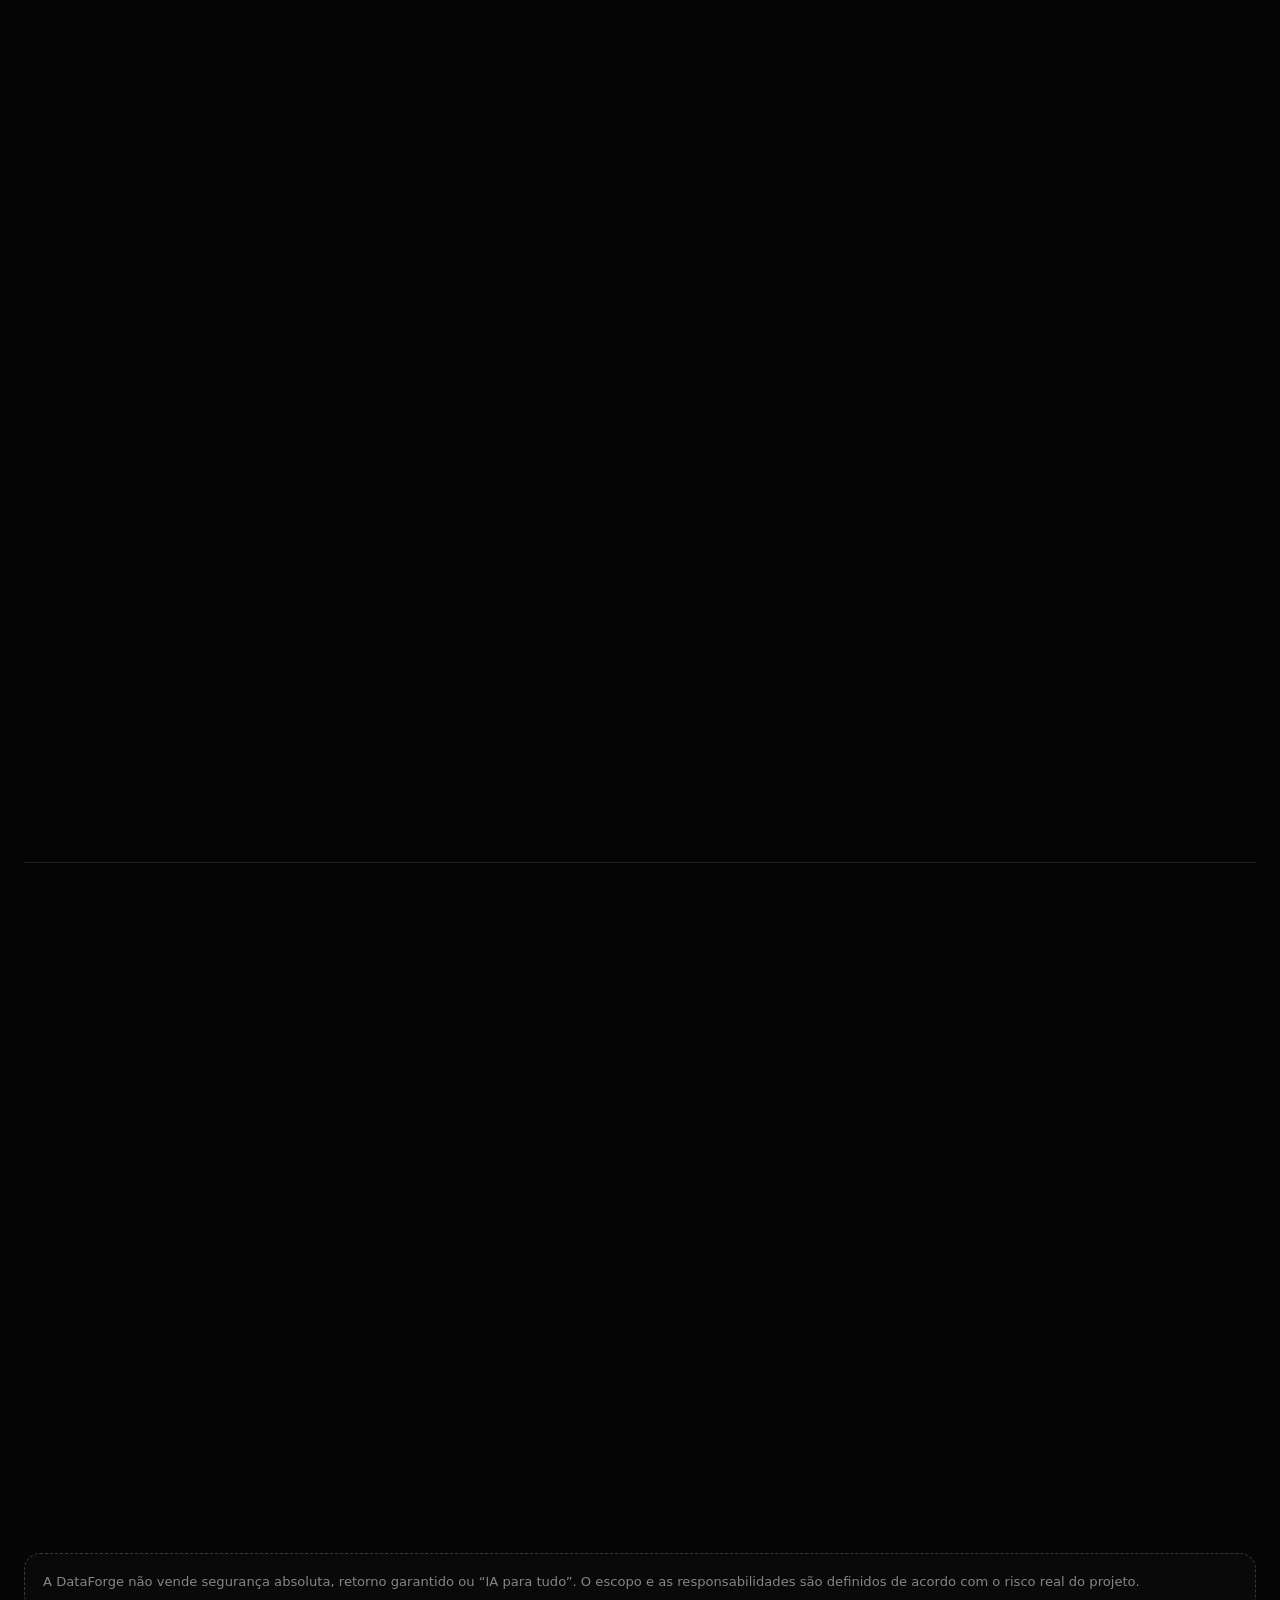
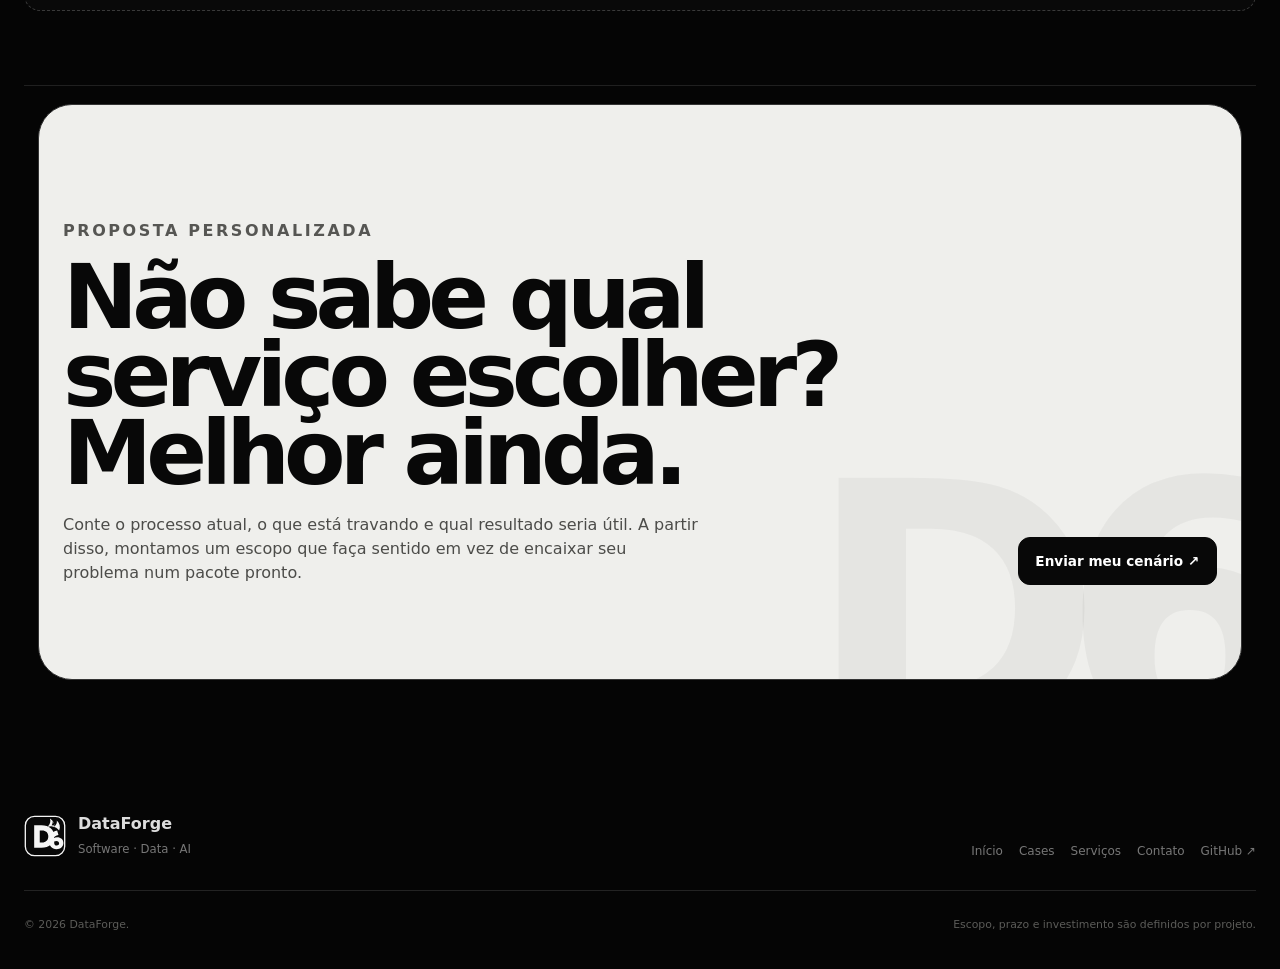
<file: prices.html>
<!doctype html>
<html lang="pt-BR">
<head>
  <meta charset="utf-8"/>
  <meta name="viewport" content="width=device-width,initial-scale=1"/>
  <meta name="description" content="Serviços DataForge: sistemas, sites, ecommerce, automação, dados, APIs, dashboards e inteligência artificial aplicada."/>
  <meta name="theme-color" content="#050505"/>
  <meta name="color-scheme" content="dark"/>
  <meta name="robots" content="index,follow"/>
  <meta name="referrer" content="strict-origin-when-cross-origin"/>
  <meta http-equiv="Content-Security-Policy" content="default-src 'self'; base-uri 'none'; object-src 'none'; frame-src 'none'; media-src 'none'; worker-src 'none'; font-src 'self'; img-src 'self' data:; style-src 'self'; script-src 'self'; connect-src 'none'; form-action 'none'; upgrade-insecure-requests"/>
  <title>Serviços — DataForge</title>
  <link rel="canonical" href="https://gabrielsantanabr.github.io/dataforge-portfolio/prices.html"/>
  <link rel="icon" href="assets/dataforge-d6.svg" type="image/svg+xml"/>
  <link rel="stylesheet" href="company.css"/>
  <link rel="stylesheet" href="company-pages.css"/>
</head>
<body>
<a class="skip-link" href="#main-content">Pular para o conteúdo</a>
<header class="topbar">
  <span class="scroll-progress" aria-hidden="true"></span>
  <a class="brand-lockup" href="index.html" aria-label="DataForge — início"><img class="brand-mark" src="assets/dataforge-d6.svg" alt=""/><span><strong>DataForge</strong><small>Software · Data · AI</small></span></a>
  <button class="mobile-menu-button" type="button" aria-label="Abrir menu" aria-expanded="false">☰</button>
  <nav aria-label="Navegação principal"><a href="index.html#solucoes">Soluções</a><a href="index.html#cases">Cases</a><a href="index.html#repositorios">Repertório</a><a href="prices.html">Serviços</a><a class="nav-cta" href="contact.html">Falar com a DataForge</a></nav>
</header>

<main class="page-main" id="main-content">
  <section class="page-hero reveal">
    <div class="breadcrumb"><a href="index.html">DataForge</a> / Serviços</div>
    <p class="eyebrow">SERVIÇOS & SOLUÇÕES</p>
    <h1>Primeiro o problema. <span class="outline">Depois a tecnologia.</span></h1>
    <p>Não existe tabela pública de preço porque projetos parecidos podem ter responsabilidades completamente diferentes. A DataForge trabalha com escopo: entendemos o processo, separamos o essencial e desenhamos uma primeira entrega que faça sentido para o orçamento e o risco.</p>
  </section>

  <section class="service-category" aria-labelledby="ops-title">
    <div class="service-category-head reveal"><div><p class="eyebrow">SISTEMAS & OPERAÇÃO</p><h2 id="ops-title">Tire a rotina do improviso.</h2></div><p>Para negócios que ainda dependem de mensagens, planilhas soltas, retrabalho e memória operacional.</p></div>
    <div class="service-cards">
      <article class="service-item featured reveal"><span class="service-index">01 / CRM</span><h3>Agenda & CRM para Serviços</h3><p>Baseado na experiência do ClientFlow: centraliza horários, clientes, serviços, orçamento e atendimento.</p><ul><li>Agenda e disponibilidade</li><li>Cadastro e histórico de clientes</li><li>Orçamentos e follow-up</li><li>Página pública de agendamento</li><li>Integrações e automações quando necessárias</li></ul><a class="button primary" href="contact.html?service=clientflow">Quero avaliar meu fluxo ↗</a></article>
      <article class="service-item featured reveal"><span class="service-index">02 / FINANCEIRO</span><h3>Sistema de Gestão Financeira</h3><p>Estrutura receitas, despesas, aprovações, departamentos, contas, relatórios e auditoria.</p><ul><li>Usuários e permissões</li><li>Workflows de aprovação</li><li>Receitas, despesas e recorrências</li><li>Relatórios e exportações</li><li>Regras próprias do negócio</li></ul><a class="button ghost" href="contact.html?service=finance">Organizar meu financeiro ↗</a></article>
      <article class="service-item reveal"><span class="service-index">03 / SOB MEDIDA</span><h3>Sistema Personalizado / MVP</h3><p>Aplicação focada no processo principal quando uma ferramenta pronta não encaixa.</p><ul><li>Mapeamento do fluxo</li><li>Backend e banco</li><li>Painel e regras</li><li>Autenticação</li><li>Deploy</li></ul><a class="button ghost" href="contact.html?service=custom">Avaliar minha ideia ↗</a></article>
      <article class="service-item reveal"><span class="service-index">04 / VERTICAIS</span><h3>Soluções para nichos específicos</h3><p>MVPs direcionados a academias, pet shops, barbearias, cafeterias, confeitaria e outros serviços.</p><ul><li>Operação do nicho</li><li>Experiência do cliente</li><li>Dashboard</li><li>Automação</li><li>Evolução por módulos</li></ul><a class="button ghost" href="contact.html?service=vertical">Criar solução para meu nicho ↗</a></article>
    </div>
  </section>

  <section class="service-category" aria-labelledby="web-title">
    <div class="service-category-head reveal"><div><p class="eyebrow">WEB & COMÉRCIO</p><h2 id="web-title">Presença digital que faz alguma coisa.</h2></div><p>De páginas de apresentação a experiências completas de catálogo, pedido, agendamento e operação.</p></div>
    <div class="service-cards">
      <article class="service-item reveal"><span class="service-index">05 / CONVERSÃO</span><h3>Landing Page Comercial</h3><p>Uma página focada em uma oferta ou campanha, conduzindo o visitante para uma ação clara.</p><ul><li>Arquitetura de conversão</li><li>Design responsivo</li><li>Formulário ou WhatsApp</li><li>SEO técnico básico</li><li>Analytics</li></ul><a class="button ghost" href="contact.html?service=landing">Criar landing page ↗</a></article>
      <article class="service-item reveal"><span class="service-index">06 / INSTITUCIONAL</span><h3>Site Institucional</h3><p>Apresentação profissional de empresa, organização ou projeto com conteúdo claro e navegação mobile.</p><ul><li>Serviços e páginas</li><li>Equipe e localização</li><li>Galeria e conteúdo</li><li>Contato</li><li>SEO técnico</li></ul><a class="button ghost" href="contact.html?service=site">Apresentar meu negócio ↗</a></article>
      <article class="service-item reveal"><span class="service-index">07 / PAINEL</span><h3>Site com Gestão de Conteúdo</h3><p>Além do site público, a equipe ganha área administrativa para manter conteúdo sem editar código.</p><ul><li>Login administrativo</li><li>Conteúdo dinâmico</li><li>Permissões</li><li>Auditoria</li><li>Cloud database</li></ul><a class="button ghost" href="contact.html?service=site-panel">Quero autonomia ↗</a></article>
      <article class="service-item featured reveal"><span class="service-index">08 / COMMERCE</span><h3>Catálogo, pedidos & ecommerce</h3><p>Experiência inspirada nos projetos Coffee Five, Pata & Companhia e Nossas Delícias: catálogo, carrinho, pedido, personalização e operação.</p><ul><li>Catálogo filtrável</li><li>Carrinho e pedidos</li><li>Agendamento ou entrega</li><li>Conta do cliente</li><li>Pagamento quando aplicável</li></ul><a class="button primary" href="contact.html?service=commerce">Criar operação comercial ↗</a></article>
    </div>
  </section>

  <section class="service-category" aria-labelledby="data-title">
    <div class="service-category-head reveal"><div><p class="eyebrow">DADOS & AUTOMAÇÃO</p><h2 id="data-title">Dados deixam de ser arquivo e viram ferramenta.</h2></div><p>Do Excel ao Machine Learning, a tecnologia entra só onde gera informação, velocidade ou decisão melhor.</p></div>
    <div class="service-cards">
      <article class="service-item reveal"><span class="service-index">09 / EXCEL</span><h3>Planilha Inteligente</h3><p>Transforma controles frágeis em ferramentas estruturadas de cálculo, validação e acompanhamento.</p><ul><li>Fórmulas e validação</li><li>Precificação</li><li>Dashboards</li><li>Relatórios</li><li>Automação com Python</li></ul><a class="button ghost" href="contact.html?service=spreadsheet">Melhorar minha planilha ↗</a></article>
      <article class="service-item reveal"><span class="service-index">10 / BI</span><h3>Dashboard & Análise de Dados</h3><p>Organização de bases, indicadores e visualizações para enxergar o que está acontecendo.</p><ul><li>Data cleaning</li><li>KPIs</li><li>Qualidade dos dados</li><li>Relatórios</li><li>Leitura executiva</li></ul><a class="button ghost" href="contact.html?service=data">Analisar meus dados ↗</a></article>
      <article class="service-item reveal"><span class="service-index">11 / INTEGRAÇÃO</span><h3>API & Automação</h3><p>Conecta sistemas, elimina cópia manual e cria rotinas confiáveis entre ferramentas.</p><ul><li>APIs REST</li><li>Integrações</li><li>ETL</li><li>Validação</li><li>Documentação OpenAPI</li></ul><a class="button ghost" href="contact.html?service=api">Automatizar processo ↗</a></article>
      <article class="service-item featured reveal"><span class="service-index">12 / INTELIGÊNCIA</span><h3>Machine Learning & IA Aplicada</h3><p>Previsão, anomalias, segmentação, scoring e copilotos sobre dados quando existe um problema mensurável e uma base que sustenta a modelagem.</p><ul><li>Forecasting</li><li>Anomaly detection</li><li>Segmentação</li><li>Classificação</li><li>Explicabilidade</li></ul><a class="button primary" href="contact.html?service=ai">Conversar sobre IA ↗</a></article>
    </div>
  </section>

  <section class="service-category" aria-labelledby="prod-title">
    <div class="service-category-head reveal"><div><p class="eyebrow">PRODUÇÃO & EVOLUÇÃO</p><h2 id="prod-title">Construir é metade. Manter utilizável é a outra.</h2></div><p>Quando o MVP deixa de ser só demonstração, entram infraestrutura, segurança, observabilidade e caminho de evolução.</p></div>
    <div class="service-cards">
      <article class="service-item reveal"><span class="service-index">13 / DEPLOY</span><h3>Deploy & preparação para produção</h3><p>Configuração de ambientes, banco, variáveis, CI e fluxo de publicação adequado ao projeto.</p><ul><li>Render</li><li>GitHub Pages</li><li>Cloudflare</li><li>Docker</li><li>CI/CD</li></ul><a class="button ghost" href="contact.html?service=deploy">Publicar meu projeto ↗</a></article>
      <article class="service-item reveal"><span class="service-index">14 / HARDENING</span><h3>Revisão técnica & segurança</h3><p>Revisão de configuração, dados, uploads, autenticação, permissões e pontos de risco antes de crescer.</p><ul><li>Configuração segura</li><li>Permissões</li><li>Uploads</li><li>Secrets</li><li>Boas práticas web</li></ul><a class="button ghost" href="contact.html?service=security">Revisar meu sistema ↗</a></article>
      <article class="service-item reveal"><span class="service-index">15 / MÉTRICAS</span><h3>Analytics & instrumentação</h3><p>Eventos, funil e métricas para entender uso, campanha e conversão sem navegar no escuro.</p><ul><li>GA4</li><li>UTMs</li><li>Eventos</li><li>Funis</li><li>Consentimento</li></ul><a class="button ghost" href="contact.html?service=analytics">Instrumentar meu produto ↗</a></article>
    </div>
    <p class="service-note">A DataForge não vende segurança absoluta, retorno garantido ou “IA para tudo”. O escopo e as responsabilidades são definidos de acordo com o risco real do projeto.</p>
  </section>

  <section class="cta-panel" aria-labelledby="service-cta"><div class="cta-inner"><div><p class="eyebrow">PROPOSTA PERSONALIZADA</p><h2 id="service-cta">Não sabe qual serviço escolher? Melhor ainda.</h2><p>Conte o processo atual, o que está travando e qual resultado seria útil. A partir disso, montamos um escopo que faça sentido em vez de encaixar seu problema num pacote pronto.</p></div><a class="button" href="contact.html">Enviar meu cenário ↗</a></div></section>
</main>

<footer class="company-footer"><div class="footer-brand"><img src="assets/dataforge-d6.svg" alt=""/><div><strong>DataForge</strong><span>Software · Data · AI</span></div></div><div class="footer-links"><a href="index.html">Início</a><a href="index.html#cases">Cases</a><a href="prices.html">Serviços</a><a href="contact.html">Contato</a><a href="https://github.com/GabrielSantanaBR" target="_blank" rel="noopener noreferrer">GitHub ↗</a></div><div class="footer-bottom"><span>© <span id="year"></span> DataForge.</span><span>Escopo, prazo e investimento são definidos por projeto.</span></div></footer>
<script src="company.js"></script>
</body>
</html>
</file>
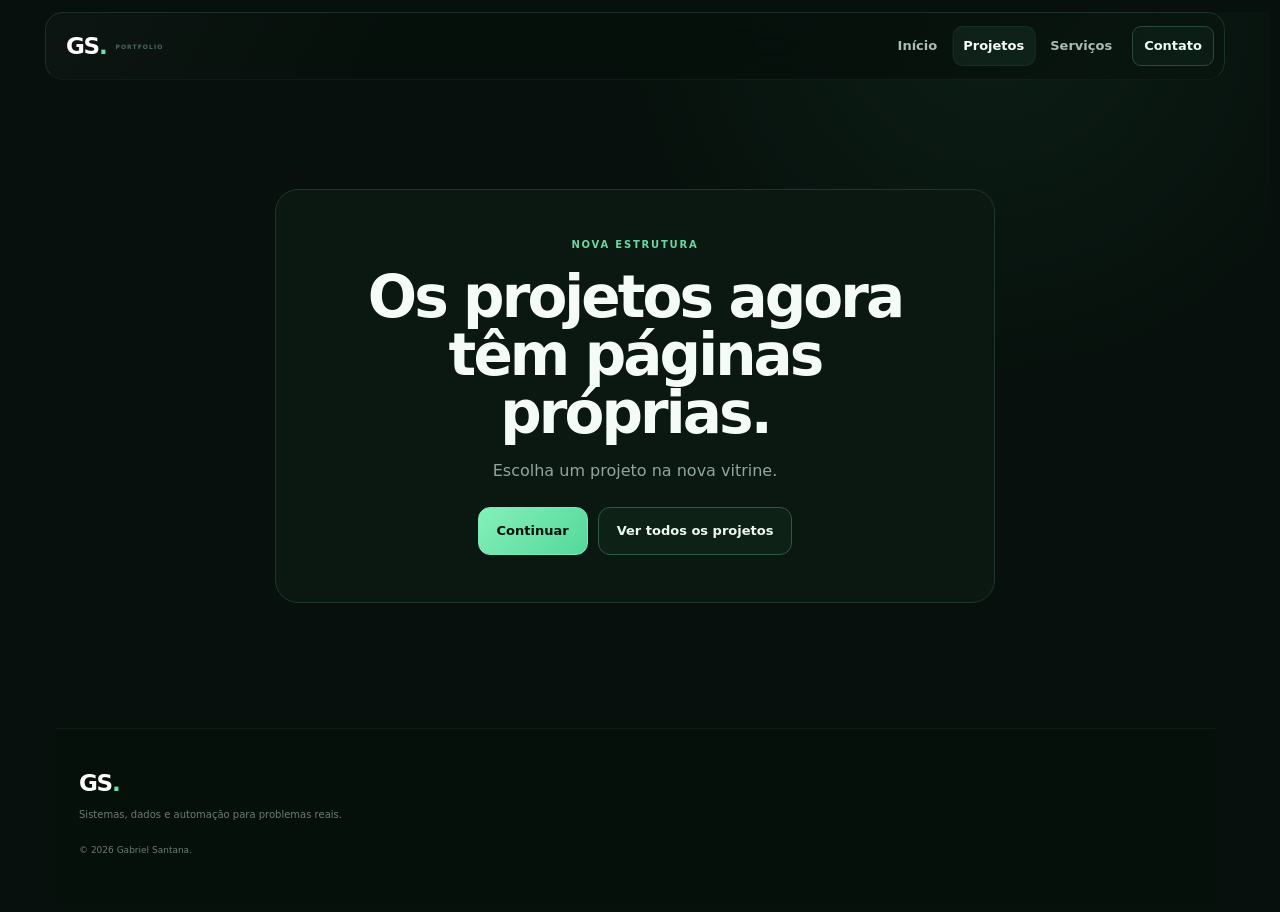
<file: project.html>
<!doctype html><html lang="pt-BR"><head><meta charset="utf-8"/><meta name="viewport" content="width=device-width,initial-scale=1"/><meta name="robots" content="noindex,follow"/><meta name="theme-color" content="#07100c"/><meta name="color-scheme" content="dark"/><meta name="referrer" content="strict-origin-when-cross-origin"/><meta http-equiv="Content-Security-Policy" content="default-src 'self'; base-uri 'none'; object-src 'none'; frame-src 'none'; media-src 'none'; worker-src 'none'; font-src 'self'; img-src 'self' data:; style-src 'self'; script-src 'self'; connect-src 'none'; form-action 'none'; upgrade-insecure-requests"/><title>Projeto movido — Gabriel Santana</title><link rel="icon" href="assets/favicon.svg" type="image/svg+xml"/><link rel="stylesheet" href="styles.css"/><link rel="stylesheet" href="video-effects.css"/><link rel="stylesheet" href="identity.css"/></head><body><a class="skip-link" href="#main-content">Pular para o conteúdo</a><header class="topbar"><span class="scroll-progress" aria-hidden="true"></span><a class="brand" href="index.html">GS<span>.</span></a><nav aria-label="Navegação principal"><a href="index.html">Início</a><a class="active" href="index.html#projetos">Projetos</a><a href="prices.html">Preços</a><a class="nav-cta" href="contact.html">Contato</a></nav></header><main class="page-shell thanks-shell" id="main-content" data-legacy-project><section class="thanks-card"><p class="eyebrow">NOVA ESTRUTURA</p><h1>Os projetos agora têm páginas próprias.</h1><p id="legacy-project-message">Abrindo a nova página do projeto...</p><div class="hero-actions"><a class="button primary" id="legacy-project-link" href="index.html#projetos">Continuar</a><a class="button secondary" href="index.html#projetos">Ver todos os projetos</a></div></section></main><footer><div><a class="brand" href="index.html">GS<span>.</span></a><p>Sistemas, dados e automação para problemas reais.</p></div><small>© <span id="year"></span> Gabriel Santana.</small></footer><script src="script.js"></script><script src="effects.js"></script></body></html>
</file>
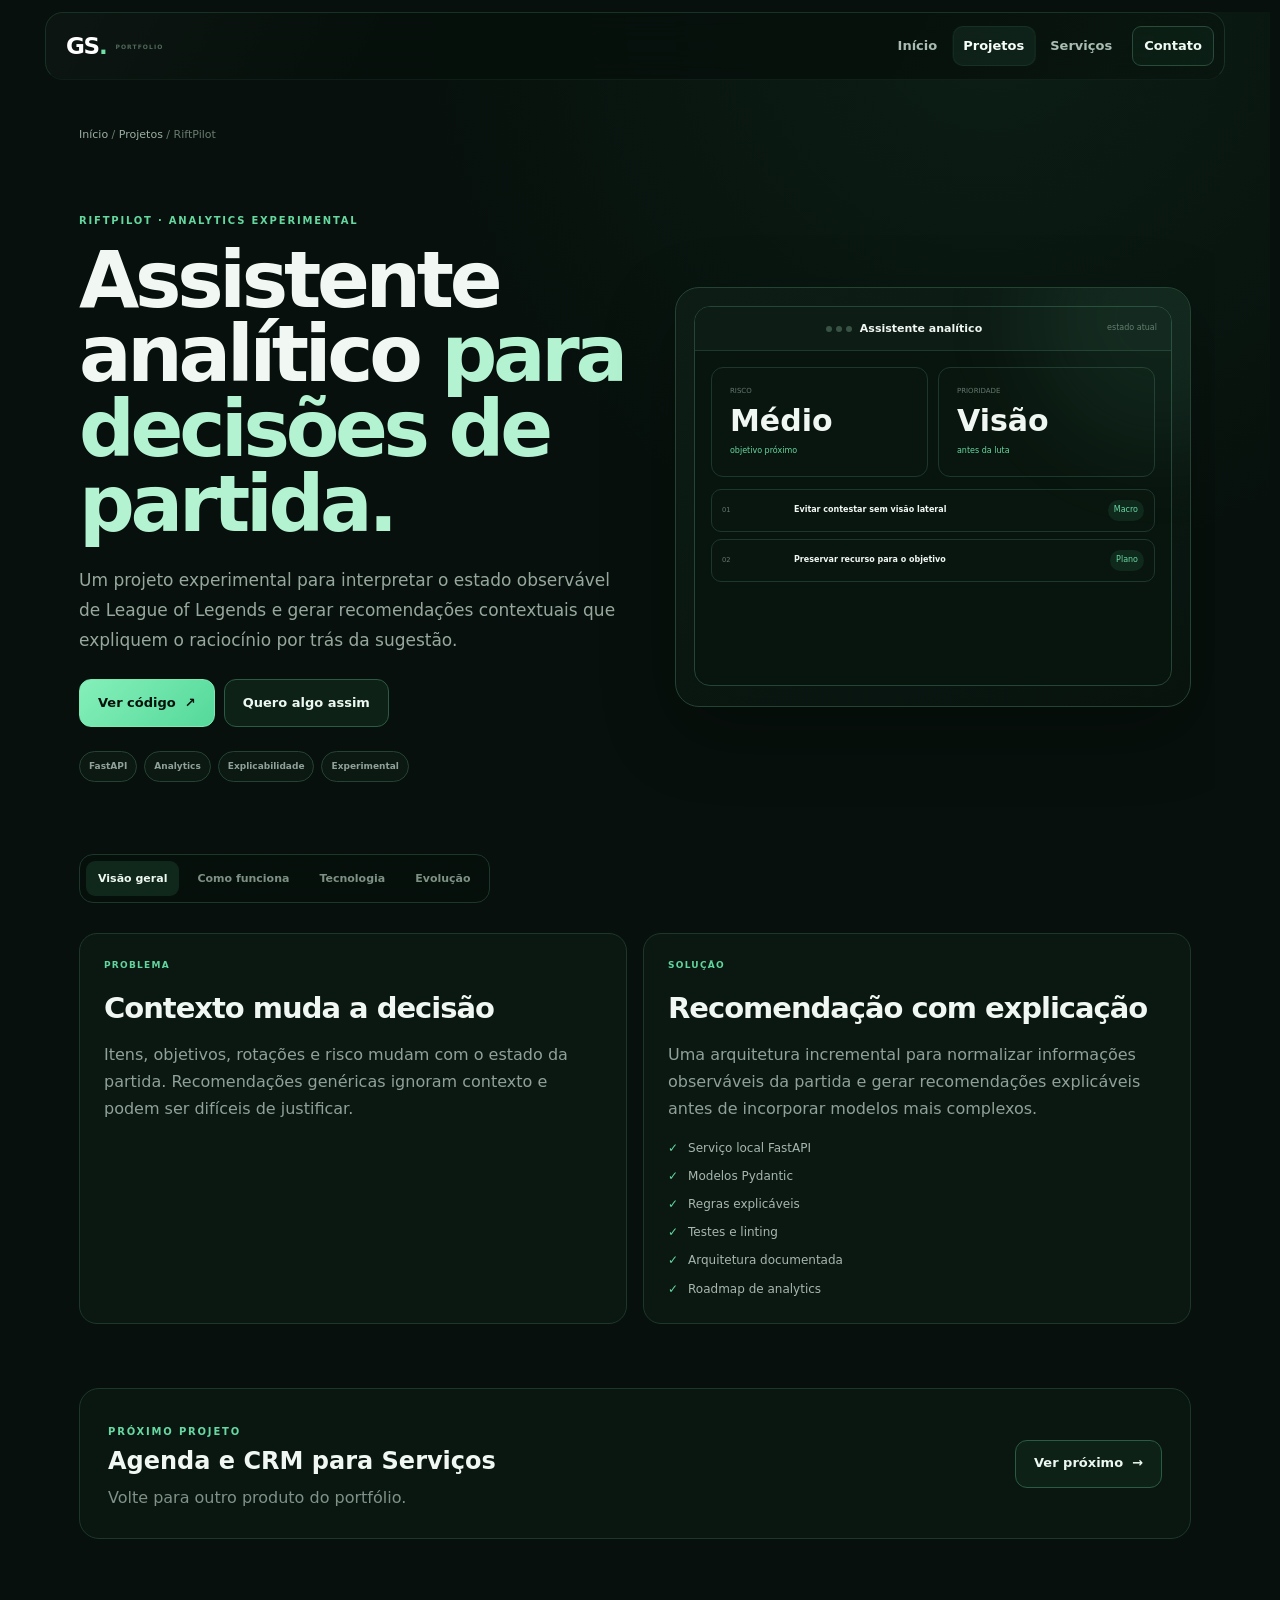
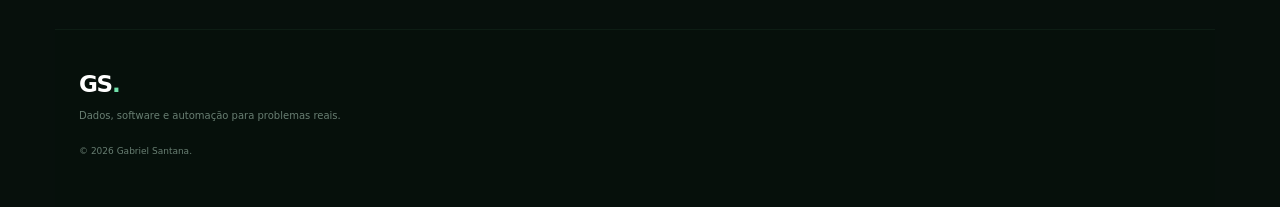
<file: riftpilot.html>
<!doctype html><html lang="pt-BR"><head><meta charset="utf-8"/><meta name="viewport" content="width=device-width,initial-scale=1"/><meta name="description" content="RiftPilot — assistente analítico experimental para League of Legends com recomendações explicáveis."/><meta name="theme-color" content="#07100c"/><meta name="color-scheme" content="dark"/><meta name="robots" content="index,follow"/><meta name="referrer" content="strict-origin-when-cross-origin"/><meta property="og:type" content="website"/><meta property="og:title" content="Assistente Analítico para League of Legends | RiftPilot"/><meta property="og:description" content="Arquitetura para recomendações contextuais e explicáveis durante a partida."/><meta property="og:image" content="https://gabrielsantanabr.github.io/gabriel-santana-portfolio/assets/portfolio-preview-v2.png"/><meta property="og:url" content="https://gabrielsantanabr.github.io/gabriel-santana-portfolio/riftpilot.html"/><meta http-equiv="Content-Security-Policy" content="default-src 'self'; base-uri 'none'; object-src 'none'; frame-src 'none'; media-src 'none'; worker-src 'none'; font-src 'self'; img-src 'self' data:; style-src 'self'; script-src 'self'; connect-src 'none'; form-action 'none'; upgrade-insecure-requests"/><title>Assistente Analítico para League of Legends — RiftPilot | Gabriel Santana</title><link rel="canonical" href="https://gabrielsantanabr.github.io/gabriel-santana-portfolio/riftpilot.html"/><link rel="icon" href="assets/favicon.svg" type="image/svg+xml"/><link rel="stylesheet" href="styles.css"/><link rel="stylesheet" href="video-effects.css"/><link rel="stylesheet" href="identity.css"/></head><body><a class="skip-link" href="#main-content">Pular para o conteúdo</a><header class="topbar"><span class="scroll-progress" aria-hidden="true"></span><a class="brand" href="index.html">GS<span>.</span></a><nav aria-label="Navegação principal"><a href="index.html">Início</a><a class="active" href="index.html#projetos">Projetos</a><a href="prices.html">Preços</a><a class="nav-cta" href="contact.html">Contato</a></nav></header><main class="product-shell" id="main-content" data-product-page data-product="riftpilot"><div class="breadcrumb"><a href="index.html">Início</a> / <a href="index.html#projetos">Projetos</a> / RiftPilot</div><section class="product-hero"><div><p class="product-kicker">RIFTPILOT · ANALYTICS EXPERIMENTAL</p><h1>Assistente analítico <span>para decisões de partida.</span></h1><p class="product-lead">Um projeto experimental para interpretar o estado observável de League of Legends e gerar recomendações contextuais que expliquem o raciocínio por trás da sugestão.</p><div class="product-actions"><a class="button primary" id="product-repo" target="_blank" rel="noopener noreferrer">Ver código <span>↗</span></a><a class="button secondary" id="product-demo-link" target="_blank" rel="noopener noreferrer" hidden>Testar demo</a><a class="button secondary" id="product-contact">Quero algo assim</a></div><div class="product-badges"><span>FastAPI</span><span>Analytics</span><span>Explicabilidade</span><span>Experimental</span></div></div><div class="product-demo" id="product-live-demo" aria-label="Demonstração visual do RiftPilot"></div></section><div class="product-tabs" role="tablist"><button class="product-tab active" type="button" data-tab="overview" aria-selected="true">Visão geral</button><button class="product-tab" type="button" data-tab="flow" aria-selected="false">Como funciona</button><button class="product-tab" type="button" data-tab="tech" aria-selected="false">Tecnologia</button><button class="product-tab" type="button" data-tab="future" aria-selected="false">Evolução</button></div><section class="product-panel active" data-panel="overview"><div class="product-grid-2"><article class="product-info-card"><small>PROBLEMA</small><h2>Contexto muda a decisão</h2><p id="product-problem"></p></article><article class="product-info-card"><small>SOLUÇÃO</small><h2>Recomendação com explicação</h2><p id="product-solution"></p><ul class="product-list" id="product-features"></ul></article></div></section><section class="product-panel" data-panel="flow"><div class="product-flow" id="product-flow"></div></section><section class="product-panel" data-panel="tech"><div class="product-grid-2"><article class="product-info-card"><small>ARQUITETURA</small><h2>Base incremental</h2><p id="product-architecture"></p></article><article class="product-info-card"><small>STACK</small><h2>Tecnologias</h2><div class="product-tech" id="product-tech"></div></article></div></section><section class="product-panel" data-panel="future"><article class="product-info-card"><small>EVOLUÇÃO</small><h2>Próximos passos</h2><p id="product-evolution"></p></article></section><aside class="product-next"><div><small class="eyebrow">PRÓXIMO PROJETO</small><h3 id="product-next-title"></h3><p>Volte para outro produto do portfólio.</p></div><a class="button secondary" id="product-next-link">Ver próximo <span>→</span></a></aside></main><footer><div><a class="brand" href="index.html">GS<span>.</span></a><p>Dados, software e automação para problemas reais.</p></div><small>© <span id="year"></span> Gabriel Santana.</small></footer><script src="script.js"></script><script src="product.js"></script><script src="effects.js"></script></body></html>
</file>
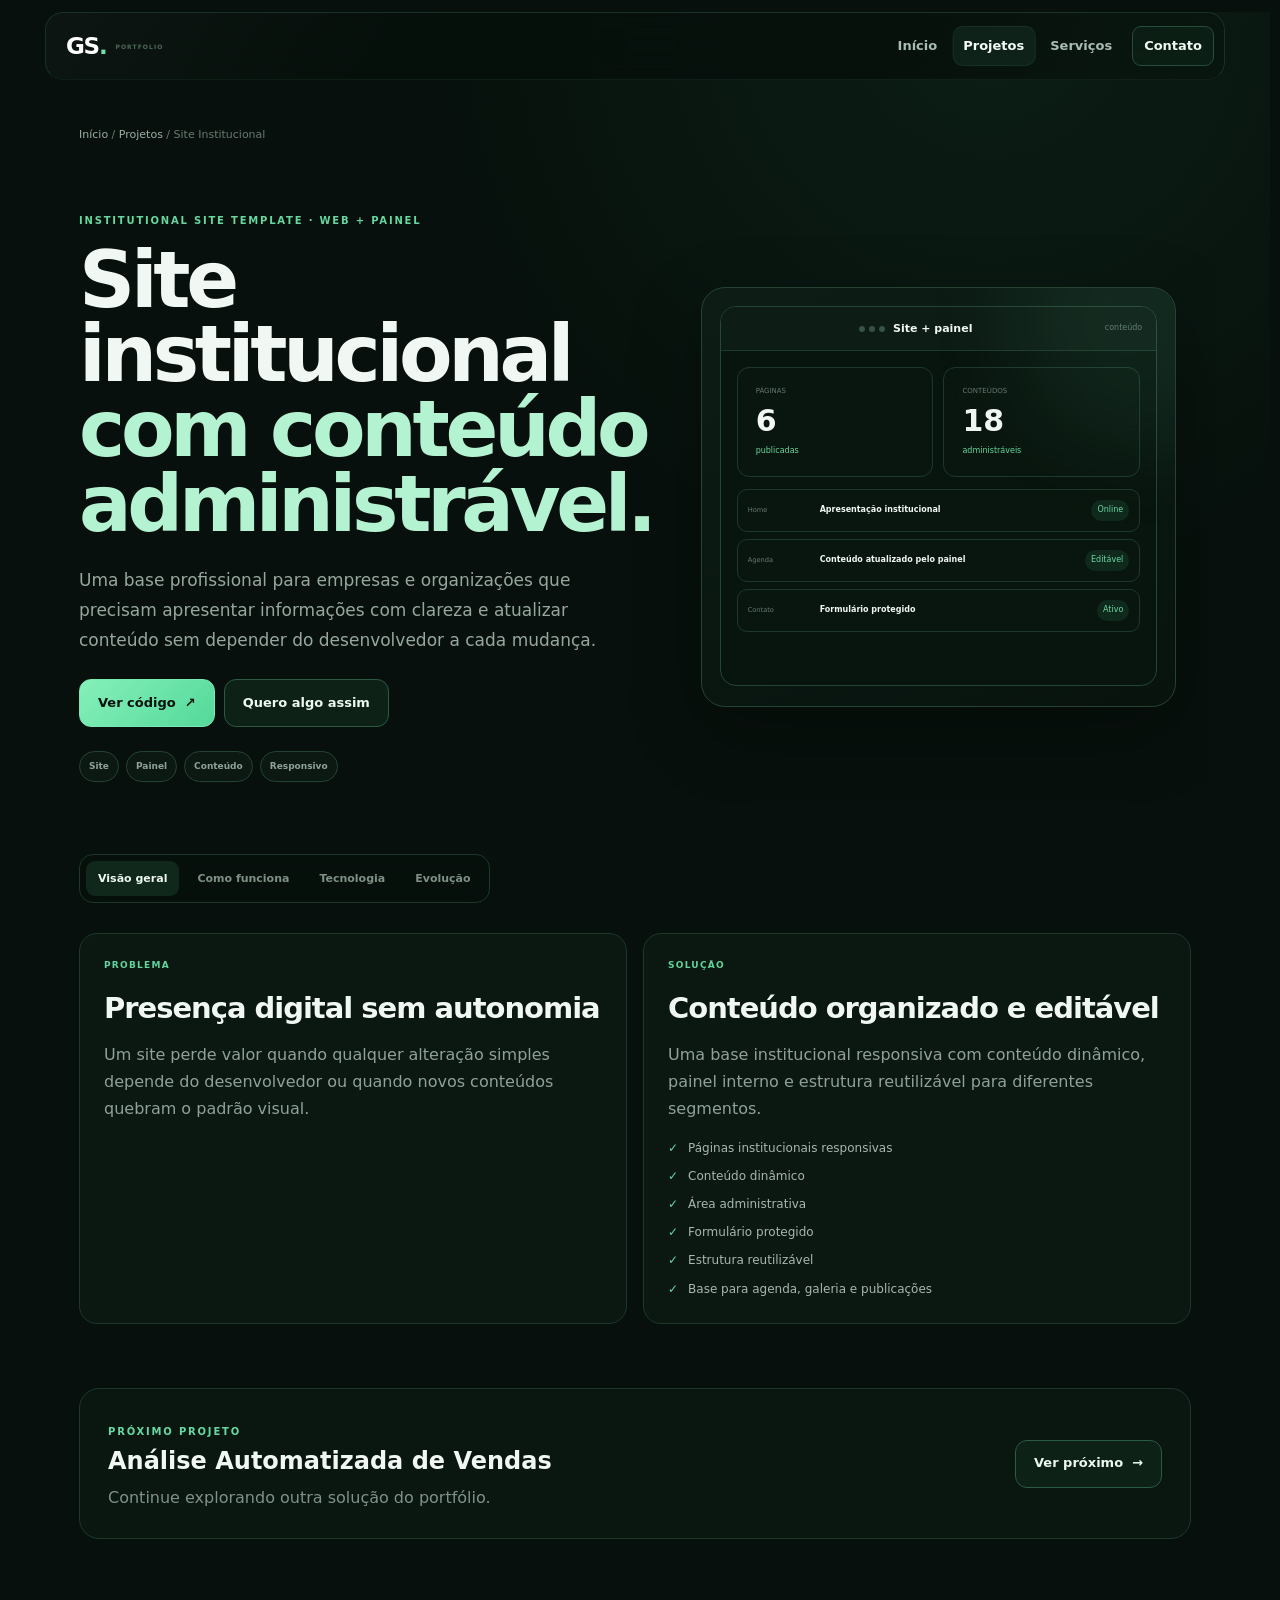
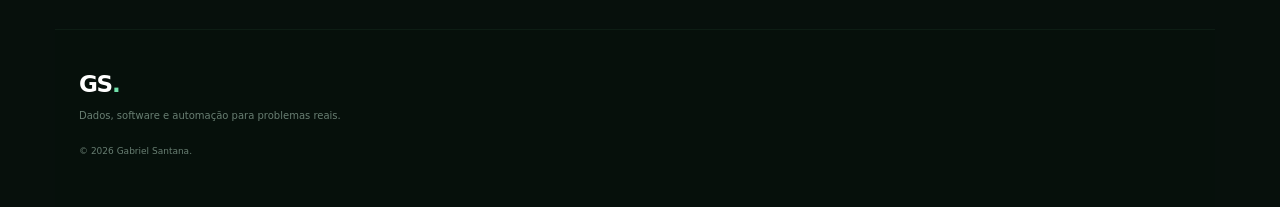
<file: site-institucional-painel.html>
<!doctype html><html lang="pt-BR"><head><meta charset="utf-8"/><meta name="viewport" content="width=device-width,initial-scale=1"/><meta name="description" content="Site institucional com conteúdo administrável, painel interno e estrutura responsiva."/><meta name="theme-color" content="#07100c"/><meta name="color-scheme" content="dark"/><meta name="robots" content="index,follow"/><meta name="referrer" content="strict-origin-when-cross-origin"/><meta property="og:type" content="website"/><meta property="og:title" content="Site Institucional com Painel | Gabriel Santana"/><meta property="og:description" content="Presença digital profissional com conteúdo que pode ser atualizado sem depender do desenvolvedor."/><meta property="og:image" content="https://gabrielsantanabr.github.io/gabriel-santana-portfolio/assets/portfolio-preview-v2.png"/><meta property="og:url" content="https://gabrielsantanabr.github.io/gabriel-santana-portfolio/site-institucional-painel.html"/><meta http-equiv="Content-Security-Policy" content="default-src 'self'; base-uri 'none'; object-src 'none'; frame-src 'none'; media-src 'none'; worker-src 'none'; font-src 'self'; img-src 'self' data:; style-src 'self'; script-src 'self'; connect-src 'none'; form-action 'none'; upgrade-insecure-requests"/><title>Site Institucional com Painel | Gabriel Santana</title><link rel="canonical" href="https://gabrielsantanabr.github.io/gabriel-santana-portfolio/site-institucional-painel.html"/><link rel="icon" href="assets/favicon.svg" type="image/svg+xml"/><link rel="stylesheet" href="styles.css"/><link rel="stylesheet" href="video-effects.css"/><link rel="stylesheet" href="identity.css"/></head><body><a class="skip-link" href="#main-content">Pular para o conteúdo</a><header class="topbar"><span class="scroll-progress" aria-hidden="true"></span><a class="brand" href="index.html">GS<span>.</span></a><nav aria-label="Navegação principal"><a href="index.html">Início</a><a class="active" href="index.html#projetos">Projetos</a><a href="prices.html">Preços</a><a class="nav-cta" href="contact.html">Contato</a></nav></header><main class="product-shell" id="main-content" data-product-page data-product="institutional"><div class="breadcrumb"><a href="index.html">Início</a> / <a href="index.html#projetos">Projetos</a> / Site Institucional</div><section class="product-hero"><div><p class="product-kicker">INSTITUTIONAL SITE TEMPLATE · WEB + PAINEL</p><h1>Site institucional <span>com conteúdo administrável.</span></h1><p class="product-lead">Uma base profissional para empresas e organizações que precisam apresentar informações com clareza e atualizar conteúdo sem depender do desenvolvedor a cada mudança.</p><div class="product-actions"><a class="button primary" id="product-repo" target="_blank" rel="noopener noreferrer">Ver código <span>↗</span></a><a class="button secondary" id="product-demo-link" target="_blank" rel="noopener noreferrer" hidden>Testar demo</a><a class="button secondary" id="product-contact">Quero algo assim</a></div><div class="product-badges"><span>Site</span><span>Painel</span><span>Conteúdo</span><span>Responsivo</span></div></div><div class="product-demo" id="product-live-demo" aria-label="Demonstração visual de site institucional"></div></section><div class="product-tabs" role="tablist"><button class="product-tab active" type="button" data-tab="overview" aria-selected="true">Visão geral</button><button class="product-tab" type="button" data-tab="flow" aria-selected="false">Como funciona</button><button class="product-tab" type="button" data-tab="tech" aria-selected="false">Tecnologia</button><button class="product-tab" type="button" data-tab="future" aria-selected="false">Evolução</button></div><section class="product-panel active" data-panel="overview"><div class="product-grid-2"><article class="product-info-card"><small>PROBLEMA</small><h2>Presença digital sem autonomia</h2><p id="product-problem"></p></article><article class="product-info-card"><small>SOLUÇÃO</small><h2>Conteúdo organizado e editável</h2><p id="product-solution"></p><ul class="product-list" id="product-features"></ul></article></div></section><section class="product-panel" data-panel="flow"><div class="product-flow" id="product-flow"></div></section><section class="product-panel" data-panel="tech"><div class="product-grid-2"><article class="product-info-card"><small>ARQUITETURA</small><h2>Base reutilizável</h2><p id="product-architecture"></p></article><article class="product-info-card"><small>STACK</small><h2>Tecnologias</h2><div class="product-tech" id="product-tech"></div></article></div></section><section class="product-panel" data-panel="future"><article class="product-info-card"><small>EVOLUÇÃO</small><h2>Novos módulos</h2><p id="product-evolution"></p></article></section><aside class="product-next"><div><small class="eyebrow">PRÓXIMO PROJETO</small><h3 id="product-next-title"></h3><p>Continue explorando outra solução do portfólio.</p></div><a class="button secondary" id="product-next-link">Ver próximo <span>→</span></a></aside></main><footer><div><a class="brand" href="index.html">GS<span>.</span></a><p>Dados, software e automação para problemas reais.</p></div><small>© <span id="year"></span> Gabriel Santana.</small></footer><script src="script.js"></script><script src="product.js"></script><script src="effects.js"></script></body></html>
</file>
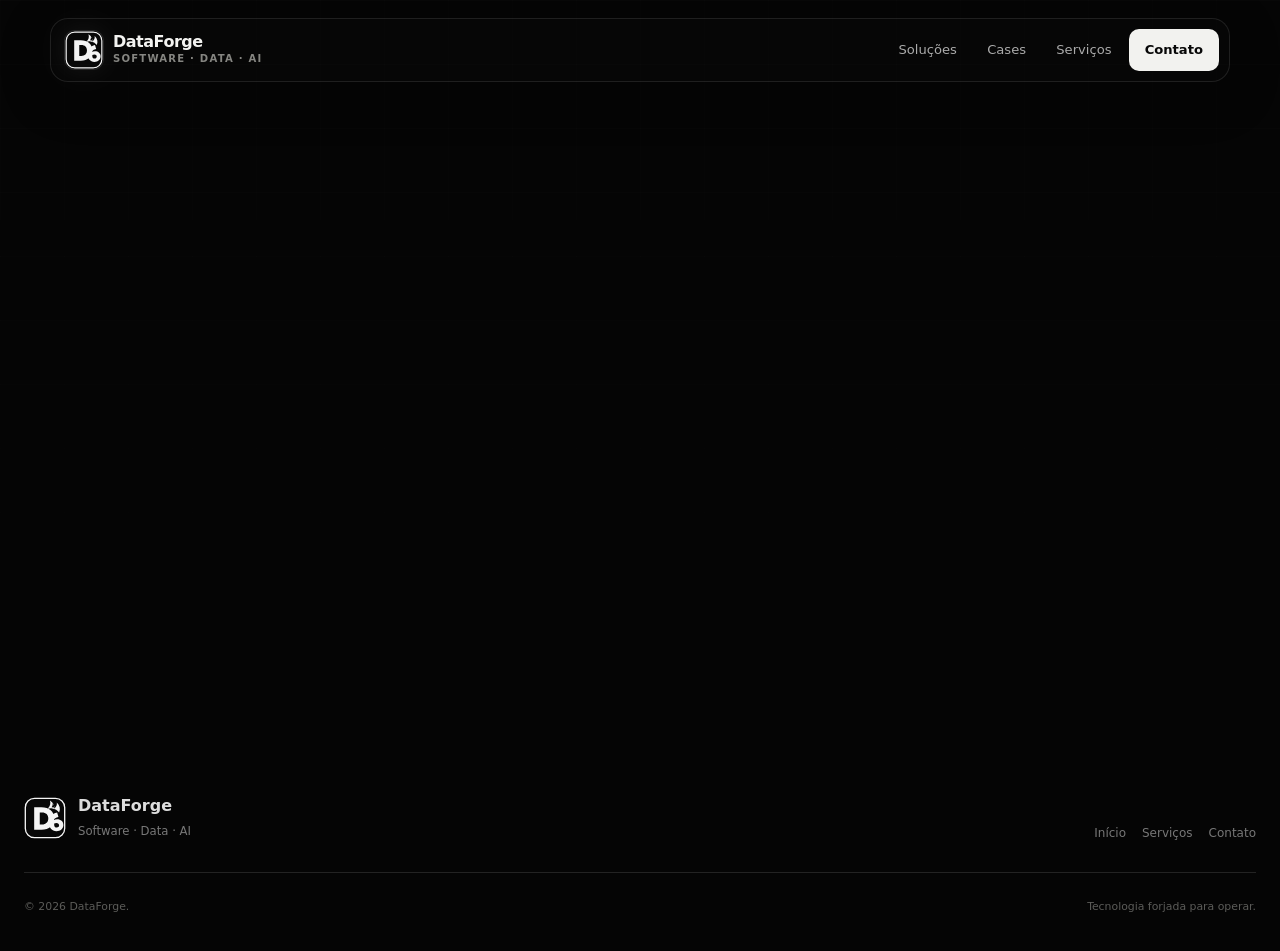
<file: thanks.html>
<!doctype html><html lang="pt-BR"><head><meta charset="utf-8"/><meta name="viewport" content="width=device-width,initial-scale=1"/><meta name="robots" content="noindex,nofollow"/><meta name="theme-color" content="#050505"/><meta name="color-scheme" content="dark"/><meta name="referrer" content="no-referrer"/><meta http-equiv="Content-Security-Policy" content="default-src 'self'; base-uri 'none'; object-src 'none'; frame-src 'none'; media-src 'none'; worker-src 'none'; font-src 'self'; img-src 'self' data:; style-src 'self'; script-src 'self'; connect-src 'none'; form-action 'none'; upgrade-insecure-requests"/><title>Mensagem enviada — DataForge</title><link rel="icon" href="assets/dataforge-d6.svg" type="image/svg+xml"/><link rel="stylesheet" href="company.css"/><link rel="stylesheet" href="company-pages.css"/></head><body><a class="skip-link" href="#main-content">Pular para o conteúdo</a><header class="topbar"><span class="scroll-progress" aria-hidden="true"></span><a class="brand-lockup" href="index.html" aria-label="DataForge — início"><img class="brand-mark" src="assets/dataforge-d6.svg" alt=""/><span><strong>DataForge</strong><small>Software · Data · AI</small></span></a><button class="mobile-menu-button" type="button" aria-label="Abrir menu" aria-expanded="false">☰</button><nav aria-label="Navegação principal"><a href="index.html#solucoes">Soluções</a><a href="index.html#cases">Cases</a><a href="prices.html">Serviços</a><a class="nav-cta" href="contact.html">Contato</a></nav></header><main class="page-main" id="main-content"><section class="page-hero reveal"><div class="page-logo-wrap"><img src="assets/dataforge-d6.svg" alt=""/><div><strong>DataForge</strong><span>Mensagem recebida</span></div></div><p class="eyebrow">ENVIO CONCLUÍDO</p><h1>Recebemos o <span class="outline">seu cenário.</span></h1><p>A mensagem foi enviada. O próximo passo é analisar o contexto e retornar pelo canal informado com perguntas, possibilidades de escopo ou próximos passos.</p><div class="hero-actions"><a class="button primary" href="index.html">Voltar ao início ↗</a><a class="button ghost" href="index.html#cases">Ver cases</a></div></section></main><footer class="company-footer"><div class="footer-brand"><img src="assets/dataforge-d6.svg" alt=""/><div><strong>DataForge</strong><span>Software · Data · AI</span></div></div><div class="footer-links"><a href="index.html">Início</a><a href="prices.html">Serviços</a><a href="contact.html">Contato</a></div><div class="footer-bottom"><span>© <span id="year"></span> DataForge.</span><span>Tecnologia forjada para operar.</span></div></footer><script src="company.js"></script></body></html>
</file>
<file: company.css>
@layer reset,base,layout,components,motion,responsive;

@layer reset{
*{box-sizing:border-box}html{scroll-behavior:smooth}body,h1,h2,h3,p{margin:0}img,svg{display:block;max-width:100%}a{color:inherit;text-decoration:none}button,input,textarea,select{font:inherit}button{border:0}ul{margin:0;padding:0;list-style:none}
}

@layer base{
:root{--bg:#050505;--bg-2:#0a0a0a;--panel:#0d0d0d;--panel-2:#111;--ink:#f3f3f1;--muted:#9a9a96;--quiet:#666;--line:#232323;--line-2:#343434;--white:#fff;--black:#000;--radius:24px;--radius-sm:14px;--max:1240px;--shadow:0 30px 80px rgba(0,0,0,.42);--mx:50%;--my:20%}
::selection{background:#f3f3f1;color:#080808}html{background:var(--bg)}body{min-width:320px;background:var(--bg);color:var(--ink);font-family:Inter,ui-sans-serif,system-ui,-apple-system,BlinkMacSystemFont,"Segoe UI",sans-serif;line-height:1.5;overflow-x:hidden}
body:before{content:"";position:fixed;inset:0;pointer-events:none;z-index:-4;background:radial-gradient(circle at var(--mx) var(--my),rgba(255,255,255,.085),transparent 23rem),linear-gradient(180deg,#080808 0,#040404 60%,#080808 100%)}
body:after{content:"";position:fixed;inset:0;pointer-events:none;z-index:100;background-image:linear-gradient(rgba(255,255,255,.018) 1px,transparent 1px),linear-gradient(90deg,rgba(255,255,255,.012) 1px,transparent 1px);background-size:64px 64px;mask-image:linear-gradient(to bottom,rgba(0,0,0,.7),transparent 85%)}
.skip-link{position:fixed;left:1rem;top:-5rem;background:#fff;color:#000;padding:.8rem 1rem;border-radius:8px;z-index:999}.skip-link:focus{top:1rem}
.eyebrow{font-size:.74rem;font-weight:800;letter-spacing:.16em;text-transform:uppercase;color:#b8b8b4}.muted{color:var(--muted)}.mono{font-family:"SFMono-Regular",Consolas,"Liberation Mono",monospace}.accent{color:#fff;text-shadow:0 0 24px rgba(255,255,255,.18)}
.section{width:min(var(--max),calc(100% - 48px));margin-inline:auto;padding:118px 0}.section-line{height:1px;background:linear-gradient(90deg,transparent,var(--line-2),transparent)}
.section-head{display:grid;grid-template-columns:minmax(0,1.2fr) minmax(280px,.65fr);gap:48px;align-items:end;margin-bottom:48px}.section-head h2{font-size:clamp(2.4rem,5vw,5.6rem);line-height:.94;letter-spacing:-.055em;font-weight:760;max-width:900px}.section-head>p{color:var(--muted);font-size:1.02rem;max-width:520px;justify-self:end}.section-head .eyebrow{margin-bottom:18px}
}

@layer layout{
.topbar{position:fixed;left:50%;top:18px;transform:translateX(-50%);width:min(1180px,calc(100% - 28px));height:64px;display:flex;align-items:center;justify-content:space-between;padding:8px 10px 8px 14px;border:1px solid rgba(255,255,255,.1);background:rgba(8,8,8,.72);backdrop-filter:blur(20px) saturate(135%);border-radius:18px;z-index:90;box-shadow:0 12px 50px rgba(0,0,0,.26)}
.brand-lockup{display:flex;align-items:center;gap:10px;font-weight:820;letter-spacing:-.03em}.brand-mark{width:38px;height:38px;border-radius:10px;box-shadow:0 0 0 1px rgba(255,255,255,.1),0 0 30px rgba(255,255,255,.08)}.brand-lockup small{font-size:.63rem;letter-spacing:.12em;color:#858581;text-transform:uppercase;display:block;font-weight:700}.brand-lockup strong{font-size:1rem;line-height:1.05;display:block}.topbar nav{display:flex;align-items:center;gap:4px}.topbar nav a{font-size:.82rem;color:#aaa;padding:.72rem .82rem;border-radius:10px;transition:.25s ease}.topbar nav a:hover,.topbar nav a:focus-visible{color:#fff;background:#141414}.topbar .nav-cta{background:#f2f2ef;color:#080808;font-weight:800;padding-inline:1rem}.topbar .nav-cta:hover{background:#fff;color:#000;transform:translateY(-1px)}
.scroll-progress{position:absolute;left:16px;right:16px;bottom:-1px;height:1px;background:linear-gradient(90deg,#fff var(--scroll,0%),transparent 0);opacity:.8}
.hero{width:min(1400px,calc(100% - 28px));min-height:100svh;margin:0 auto;padding:150px max(22px,calc((100% - 1240px)/2)) 82px;position:relative;display:grid;grid-template-columns:minmax(0,1.08fr) minmax(360px,.72fr);gap:62px;align-items:center;overflow:hidden;border-left:1px solid rgba(255,255,255,.035);border-right:1px solid rgba(255,255,255,.035)}
.hero:before{content:"";position:absolute;width:740px;height:740px;border:1px solid rgba(255,255,255,.045);border-radius:50%;right:-250px;top:8%;box-shadow:inset 0 0 120px rgba(255,255,255,.02),0 0 120px rgba(255,255,255,.02)}
.hero-copy{position:relative;z-index:2}.availability{display:inline-flex;align-items:center;gap:9px;border:1px solid var(--line);background:#0a0a0a;padding:.6rem .78rem;border-radius:999px;font-size:.76rem;color:#b4b4b0;margin-bottom:22px}.availability i{width:7px;height:7px;border-radius:50%;background:#fff;box-shadow:0 0 16px #fff}.hero h1{font-size:clamp(4rem,8.3vw,8.8rem);line-height:.83;letter-spacing:-.072em;font-weight:820;max-width:900px}.hero h1 .outline{color:transparent;-webkit-text-stroke:1px rgba(255,255,255,.58);text-shadow:none}.hero-lead{max-width:760px;margin-top:30px;color:#aaa;font-size:clamp(1.02rem,1.7vw,1.28rem);line-height:1.65}.hero-actions{display:flex;gap:12px;flex-wrap:wrap;margin-top:34px}.button{display:inline-flex;align-items:center;justify-content:center;gap:10px;min-height:48px;padding:.8rem 1.05rem;border-radius:12px;font-weight:800;font-size:.85rem;border:1px solid var(--line-2);transition:transform .25s ease,background .25s ease,border-color .25s ease,color .25s ease}.button.primary{background:#f3f3f0;color:#050505;border-color:#f3f3f0}.button.primary:hover{background:#fff;transform:translateY(-2px);box-shadow:0 12px 34px rgba(255,255,255,.08)}.button.ghost{background:#0d0d0d;color:#ddd}.button.ghost:hover{border-color:#575757;background:#141414;transform:translateY(-2px)}.button .arrow{font-size:1.15em;transition:transform .25s ease}.button:hover .arrow{transform:translate(3px,-3px)}
.hero-meta{display:grid;grid-template-columns:repeat(3,1fr);gap:1px;margin-top:48px;border-top:1px solid var(--line);border-bottom:1px solid var(--line);background:var(--line)}.hero-meta div{background:#060606;padding:19px 18px}.hero-meta strong{display:block;font-size:1.5rem;letter-spacing:-.04em}.hero-meta span{display:block;color:#777;font-size:.72rem;text-transform:uppercase;letter-spacing:.08em;margin-top:3px}
.hero-art{position:relative;min-height:610px;display:grid;place-items:center;perspective:1200px}.forge-core{width:min(490px,100%);aspect-ratio:1/1;position:relative;display:grid;place-items:center;transform-style:preserve-3d}.forge-core:before,.forge-core:after{content:"";position:absolute;inset:4%;border-radius:50%;border:1px solid rgba(255,255,255,.11)}.forge-core:after{inset:18%;border-style:dashed;opacity:.45}.forge-logo{width:42%;filter:drop-shadow(0 0 45px rgba(255,255,255,.12));position:relative;z-index:4;border-radius:28px}.orbit{position:absolute;inset:0;border-radius:50%;border:1px solid rgba(255,255,255,.07)}.orbit.one{inset:8%;transform:rotate(28deg)}.orbit.two{inset:23%;transform:rotate(-42deg)}.orbit span{position:absolute;top:50%;left:-4px;width:8px;height:8px;border-radius:50%;background:#fff;box-shadow:0 0 20px rgba(255,255,255,.8)}.orbit.two span{top:18%;left:auto;right:-4px}.code-chip{position:absolute;z-index:6;min-width:168px;padding:12px 14px;border:1px solid var(--line-2);border-radius:13px;background:rgba(12,12,12,.86);backdrop-filter:blur(12px);box-shadow:var(--shadow)}.code-chip small{display:block;color:#70706d;font:700 .62rem/1.2 "SFMono-Regular",Consolas,monospace;letter-spacing:.08em;text-transform:uppercase}.code-chip strong{font-size:.82rem}.chip-a{top:16%;left:0}.chip-b{right:-2%;bottom:23%}.chip-c{left:7%;bottom:10%}.scanline{position:absolute;left:12%;right:12%;height:1px;background:linear-gradient(90deg,transparent,#fff,transparent);box-shadow:0 0 18px rgba(255,255,255,.35);opacity:.45;z-index:7}
.capability-ticker{border-block:1px solid var(--line);overflow:hidden;background:#080808}.ticker-track{display:flex;width:max-content;gap:34px;align-items:center;padding:17px 0;white-space:nowrap}.ticker-track span{font-size:.76rem;text-transform:uppercase;letter-spacing:.13em;color:#a0a09c}.ticker-track i{width:4px;height:4px;border-radius:50%;background:#444}
.solutions-grid{display:grid;grid-template-columns:repeat(12,1fr);gap:14px}.solution-card{grid-column:span 4;min-height:320px;border:1px solid var(--line);background:linear-gradient(155deg,#101010,#090909 68%);border-radius:var(--radius);padding:26px;position:relative;overflow:hidden;display:flex;flex-direction:column;transition:transform .35s cubic-bezier(.2,.7,.2,1),border-color .3s ease,background .3s ease}.solution-card.wide{grid-column:span 6}.solution-card:before{content:"";position:absolute;width:170px;height:170px;border:1px solid rgba(255,255,255,.07);border-radius:50%;right:-64px;top:-74px;transition:.4s ease}.solution-card:hover{transform:translateY(-6px);border-color:#454545;background:linear-gradient(155deg,#151515,#090909 72%)}.solution-card:hover:before{transform:scale(1.35);border-color:rgba(255,255,255,.13)}.solution-card .num{font:700 .7rem/1 "SFMono-Regular",Consolas,monospace;color:#6b6b68}.solution-card h3{font-size:clamp(1.45rem,2.4vw,2.15rem);line-height:1.02;letter-spacing:-.04em;margin:50px 0 14px}.solution-card p{color:#8d8d89;max-width:48ch}.solution-card ul{margin-top:auto;padding-top:28px;display:flex;gap:7px;flex-wrap:wrap}.solution-card li{font-size:.67rem;color:#b1b1ad;border:1px solid #2a2a2a;border-radius:999px;padding:.34rem .55rem;background:#0b0b0b}
.proof-band{width:min(1400px,calc(100% - 28px));margin:0 auto;border:1px solid var(--line);border-radius:34px;overflow:hidden;background:#080808;position:relative}.proof-band:before{content:"";position:absolute;inset:0;background:radial-gradient(circle at 15% 10%,rgba(255,255,255,.07),transparent 34%),linear-gradient(135deg,transparent 0 54%,rgba(255,255,255,.02) 54% 55%,transparent 55%);pointer-events:none}.proof-inner{width:min(var(--max),calc(100% - 48px));margin:auto;padding:96px 0;position:relative}.proof-stats{display:grid;grid-template-columns:repeat(4,1fr);border:1px solid var(--line);border-radius:20px;overflow:hidden;margin-top:44px}.proof-stat{padding:28px 24px;background:rgba(8,8,8,.78);border-right:1px solid var(--line)}.proof-stat:last-child{border-right:0}.proof-stat strong{font-size:clamp(2rem,4vw,4.2rem);line-height:1;letter-spacing:-.06em;display:block}.proof-stat span{display:block;color:#777;font-size:.72rem;text-transform:uppercase;letter-spacing:.1em;margin-top:8px}
.case-grid{display:grid;grid-template-columns:repeat(12,1fr);gap:14px}.case-card{grid-column:span 6;min-height:470px;border:1px solid var(--line);border-radius:28px;background:#0a0a0a;overflow:hidden;position:relative;display:flex;flex-direction:column;transition:.35s ease}.case-card.featured{grid-column:span 8}.case-card.side{grid-column:span 4}.case-card:hover{border-color:#484848;transform:translateY(-5px)}.case-visual{min-height:235px;background:#0d0d0d;position:relative;overflow:hidden;border-bottom:1px solid var(--line);display:grid;place-items:center}.case-visual:before{content:"";position:absolute;inset:0;background:linear-gradient(rgba(255,255,255,.028) 1px,transparent 1px),linear-gradient(90deg,rgba(255,255,255,.02) 1px,transparent 1px);background-size:28px 28px}.case-terminal{width:78%;border:1px solid #333;border-radius:14px;background:#080808;box-shadow:0 28px 70px #000;transform:rotate(-2deg);position:relative;z-index:2}.case-terminal .bar{height:32px;border-bottom:1px solid #252525;display:flex;align-items:center;gap:5px;padding:0 11px}.case-terminal .bar i{width:6px;height:6px;background:#585858;border-radius:50%}.case-terminal .screen{padding:18px;display:grid;gap:11px}.line{height:7px;border-radius:6px;background:#262626;position:relative;overflow:hidden}.line:after{content:"";position:absolute;inset:0;width:40%;background:#ddd;opacity:.45;animation:pulseWidth 3.4s ease-in-out infinite alternate}.line:nth-child(2):after{width:68%;animation-delay:.5s}.line:nth-child(3):after{width:52%;animation-delay:1s}.case-body{padding:26px 26px 24px;display:flex;flex-direction:column;flex:1}.case-top{display:flex;justify-content:space-between;gap:12px;color:#757572;font-size:.68rem;text-transform:uppercase;letter-spacing:.09em}.case-body h3{font-size:clamp(1.7rem,3vw,2.55rem);letter-spacing:-.05em;line-height:1;margin:22px 0 12px}.case-body p{color:#8e8e8a;max-width:62ch}.case-stack{display:flex;flex-wrap:wrap;gap:7px;margin-top:19px}.case-stack span{font-size:.67rem;border:1px solid #292929;border-radius:999px;padding:.32rem .54rem;color:#aaa}.case-link{display:flex;justify-content:space-between;align-items:center;margin-top:auto;padding-top:24px;font-size:.78rem;font-weight:800}.case-link b{font-size:1.2rem;transition:transform .2s ease}.case-link:hover b{transform:translate(3px,-3px)}
.repo-shell{border:1px solid var(--line);border-radius:26px;overflow:hidden;background:#090909}.repo-toolbar{display:flex;gap:12px;align-items:center;justify-content:space-between;padding:16px;border-bottom:1px solid var(--line);background:#0b0b0b}.repo-filters{display:flex;flex-wrap:wrap;gap:6px}.repo-filter{cursor:pointer;color:#8f8f8b;background:#111;border:1px solid #2a2a2a;padding:.55rem .7rem;border-radius:9px;font-size:.72rem;font-weight:750}.repo-filter.active,.repo-filter:hover{background:#eee;color:#080808;border-color:#eee}.repo-count{font-size:.68rem;color:#686865;text-transform:uppercase;letter-spacing:.08em}.repo-list{display:grid}.repo-item{display:grid;grid-template-columns:52px minmax(220px,1.3fr) minmax(220px,2fr) minmax(180px,.9fr) 28px;gap:16px;align-items:center;padding:17px 18px;border-bottom:1px solid #1d1d1d;transition:.25s ease}.repo-item:last-child{border-bottom:0}.repo-item:hover{background:#0f0f0f;padding-left:22px}.repo-index{font:700 .68rem/1 "SFMono-Regular",Consolas,monospace;color:#555}.repo-name{font-weight:790;letter-spacing:-.02em}.repo-desc{font-size:.78rem;color:#848480}.repo-tags{display:flex;gap:5px;flex-wrap:wrap}.repo-tags span{font-size:.61rem;color:#949490;border:1px solid #282828;border-radius:999px;padding:.27rem .43rem}.repo-arrow{font-size:1rem;color:#777}.repo-item[data-kind="fork"] .repo-name:after{content:"fork";margin-left:8px;font-size:.55rem;text-transform:uppercase;letter-spacing:.08em;color:#aaa;border:1px solid #333;padding:.18rem .35rem;border-radius:999px;vertical-align:2px}
.process-grid{display:grid;grid-template-columns:repeat(4,1fr);gap:1px;background:var(--line);border:1px solid var(--line);border-radius:24px;overflow:hidden}.process-step{background:#090909;padding:28px;min-height:260px}.process-step span{font:700 .7rem/1 "SFMono-Regular",Consolas,monospace;color:#676764}.process-step h3{font-size:1.35rem;letter-spacing:-.035em;margin:72px 0 12px}.process-step p{color:#81817e;font-size:.88rem}
.render-note{display:grid;grid-template-columns:auto 1fr auto;gap:18px;align-items:center;border:1px dashed #393939;border-radius:18px;padding:18px 20px;margin-top:28px;background:#090909}.render-note .pulse{width:10px;height:10px;border-radius:50%;background:#ddd;box-shadow:0 0 20px rgba(255,255,255,.45)}.render-note strong{display:block;font-size:.83rem}.render-note span{display:block;color:#777;font-size:.75rem;margin-top:2px}.render-note a{font-size:.72rem;color:#aaa;text-decoration:underline;text-underline-offset:4px}
.cta-panel{width:min(1400px,calc(100% - 28px));margin:18px auto 0;border-radius:34px;border:1px solid #343434;background:#efefec;color:#080808;overflow:hidden;position:relative}.cta-panel:before{content:"D6";position:absolute;right:-2vw;bottom:-9vw;font-size:28vw;line-height:1;font-weight:900;letter-spacing:-.12em;color:rgba(0,0,0,.045)}.cta-inner{width:min(var(--max),calc(100% - 48px));margin:auto;padding:94px 0;position:relative;z-index:2;display:grid;grid-template-columns:1fr auto;gap:40px;align-items:end}.cta-panel .eyebrow{color:#565653}.cta-panel h2{font-size:clamp(3rem,7vw,7.2rem);line-height:.87;letter-spacing:-.065em;max-width:970px;margin-top:16px}.cta-panel p{max-width:640px;color:#4c4c49;margin-top:20px;font-size:1rem}.cta-panel .button{background:#080808;color:#fff;border-color:#080808;min-width:190px}.cta-panel .button:hover{background:#181818;transform:translateY(-2px)}
footer{width:min(var(--max),calc(100% - 48px));margin:auto;padding:42px 0 36px;display:grid;grid-template-columns:1fr auto;gap:30px;align-items:end;color:#777}.footer-brand{display:flex;gap:12px;align-items:center}.footer-brand img{width:42px;border-radius:10px}.footer-brand strong{color:#ddd;display:block}.footer-brand span{font-size:.73rem}.footer-links{display:flex;gap:16px;flex-wrap:wrap;font-size:.75rem}.footer-links a:hover{color:#fff}.footer-bottom{grid-column:1/-1;padding-top:26px;border-top:1px solid var(--line);display:flex;justify-content:space-between;font-size:.68rem;color:#5c5c59}
.mobile-menu-button{display:none}
}

@layer components{
.glass-label{display:inline-flex;align-items:center;gap:8px;border:1px solid #2d2d2d;border-radius:999px;padding:.38rem .55rem;background:rgba(10,10,10,.65);font-size:.66rem;color:#92928e}.dot{width:5px;height:5px;border-radius:50%;background:#ddd}.status{display:inline-flex;align-items:center;gap:7px;font-size:.63rem;text-transform:uppercase;letter-spacing:.08em;color:#8a8a86}.status:before{content:"";width:6px;height:6px;border-radius:50%;background:#ccc}.status.building:before{background:#777}.status.live:before{box-shadow:0 0 12px #fff}.case-ribbon{position:absolute;top:14px;right:14px;z-index:5;font-size:.6rem;letter-spacing:.08em;text-transform:uppercase;padding:.38rem .48rem;border:1px solid #343434;background:rgba(7,7,7,.78);backdrop-filter:blur(8px);border-radius:999px;color:#aaa}
}

@layer motion{
@keyframes orbit{to{transform:rotate(360deg)}}@keyframes counterOrbit{to{transform:rotate(-360deg)}}@keyframes float{0%,100%{transform:translateY(0) rotate(-1deg)}50%{transform:translateY(-13px) rotate(1deg)}}@keyframes scan{0%{top:16%;opacity:0}10%{opacity:.45}90%{opacity:.45}100%{top:82%;opacity:0}}@keyframes pulseWidth{from{transform:translateX(-15%);opacity:.2}to{transform:translateX(145%);opacity:.65}}@keyframes ticker{to{transform:translateX(-50%)}}@keyframes flame{0%,100%{filter:drop-shadow(0 0 20px rgba(255,255,255,.12));transform:translateY(0) scale(1)}50%{filter:drop-shadow(0 0 46px rgba(255,255,255,.24));transform:translateY(-4px) scale(1.018)}}@keyframes pulse{50%{opacity:.38;transform:scale(.8)}}
.orbit.one{animation:orbit 19s linear infinite}.orbit.two{animation:counterOrbit 13s linear infinite}.orbit.one span{animation:counterOrbit 19s linear infinite}.forge-logo{animation:flame 3.8s ease-in-out infinite}.chip-a{animation:float 5s ease-in-out infinite}.chip-b{animation:float 6.2s ease-in-out infinite reverse}.chip-c{animation:float 5.6s ease-in-out infinite 1.1s}.scanline{animation:scan 4.5s ease-in-out infinite}.ticker-track{animation:ticker 32s linear infinite}.availability i,.render-note .pulse{animation:pulse 1.8s ease-in-out infinite}
.reveal{opacity:0;transform:translateY(26px);transition:opacity .7s ease,transform .7s cubic-bezier(.2,.7,.2,1)}.reveal.visible{opacity:1;transform:none}.tilt{transform:perspective(900px) rotateX(var(--rx,0deg)) rotateY(var(--ry,0deg)) translateY(var(--lift,0));transform-style:preserve-3d}.magnetic{will-change:transform}
}

@layer responsive{
@media (max-width:1080px){.hero{grid-template-columns:1fr;padding-top:140px}.hero-art{min-height:470px}.forge-core{max-width:460px}.solutions-grid .solution-card,.solutions-grid .solution-card.wide{grid-column:span 6}.case-card,.case-card.featured,.case-card.side{grid-column:span 6}.proof-stats{grid-template-columns:repeat(2,1fr)}.proof-stat:nth-child(2){border-right:0}.proof-stat:nth-child(-n+2){border-bottom:1px solid var(--line)}.process-grid{grid-template-columns:repeat(2,1fr)}.repo-item{grid-template-columns:42px minmax(180px,1fr) minmax(220px,1.7fr) 24px}.repo-tags{display:none}.section-head{grid-template-columns:1fr}.section-head>p{justify-self:start}.cta-inner{grid-template-columns:1fr}.cta-inner>.button{justify-self:start}}
@media (max-width:760px){.topbar{height:58px;top:10px}.brand-lockup small{display:none}.brand-mark{width:34px;height:34px}.topbar nav{display:none;position:absolute;top:66px;left:0;right:0;padding:10px;background:#090909;border:1px solid #252525;border-radius:16px;flex-direction:column;align-items:stretch}.topbar.open nav{display:flex}.topbar nav a{text-align:center}.mobile-menu-button{display:grid;place-items:center;width:39px;height:39px;border-radius:10px;background:#111;color:#ddd;border:1px solid #282828;cursor:pointer}.hero{width:100%;border:0;padding:118px 24px 58px;gap:32px}.hero h1{font-size:clamp(4rem,19vw,6.8rem)}.hero-lead{font-size:1rem}.hero-meta{grid-template-columns:1fr}.hero-meta div{border-bottom:1px solid var(--line)}.hero-meta div:last-child{border:0}.hero-art{min-height:370px}.forge-core{width:330px}.code-chip{min-width:142px;padding:9px 10px}.chip-a{left:-7%}.chip-b{right:-8%}.chip-c{left:0}.section{width:calc(100% - 36px);padding:82px 0}.section-head{gap:22px;margin-bottom:30px}.section-head h2{font-size:clamp(2.6rem,13vw,4.4rem)}.solutions-grid{grid-template-columns:1fr}.solutions-grid .solution-card,.solutions-grid .solution-card.wide{grid-column:auto;min-height:275px}.solution-card h3{margin-top:38px}.proof-band,.cta-panel{width:calc(100% - 18px);border-radius:24px}.proof-inner,.cta-inner{width:calc(100% - 34px);padding:70px 0}.proof-stats{grid-template-columns:1fr}.proof-stat{border-right:0;border-bottom:1px solid var(--line)!important}.proof-stat:last-child{border-bottom:0!important}.case-grid{grid-template-columns:1fr}.case-card,.case-card.featured,.case-card.side{grid-column:auto;min-height:430px}.case-visual{min-height:210px}.repo-toolbar{align-items:flex-start;flex-direction:column}.repo-item{grid-template-columns:30px 1fr 22px;gap:10px;padding:16px 13px}.repo-desc{grid-column:2/3}.repo-arrow{grid-column:3;grid-row:1/3;align-self:center}.process-grid{grid-template-columns:1fr}.process-step{min-height:210px}.process-step h3{margin-top:48px}.render-note{grid-template-columns:auto 1fr}.render-note a{grid-column:2}.cta-panel h2{font-size:clamp(3.2rem,15vw,5.5rem)}footer{width:calc(100% - 36px);grid-template-columns:1fr}.footer-bottom{gap:12px;flex-direction:column}.ticker-track{animation-duration:24s}}
@media (max-width:430px){.hero-actions .button{width:100%}.hero-art{min-height:315px}.forge-core{width:275px}.code-chip{font-size:.72rem;min-width:120px}.chip-c{display:none}.case-terminal{width:88%}.section{width:calc(100% - 28px)}.repo-desc{font-size:.72rem}}
@media (prefers-reduced-motion:reduce){html{scroll-behavior:auto}*,*:before,*:after{animation-duration:.001ms!important;animation-iteration-count:1!important;transition-duration:.001ms!important}.reveal{opacity:1;transform:none}.tilt{transform:none!important}}
}
</file>
<file: styles.css>
:root{--bg:#07110d;--bg2:#091711;--surface:#0d1b15;--surface2:#102219;--surface3:#14291f;--line:#1d382b;--line2:#2a4b3b;--text:#eff8f3;--muted:#91a69a;--soft:#c2d0c8;--accent:#63dfa5;--accent2:#9af1c5;--accent-dark:#1f8a61;--blue:#7da5ff;--warning:#efbd68;--danger:#f08282;--success:#63dfa5;--shadow:0 24px 70px rgba(0,0,0,.3);--max:1180px}*{box-sizing:border-box}html{scroll-behavior:smooth;scroll-padding-top:86px}body{margin:0;background:radial-gradient(circle at 78% 4%,rgba(40,138,95,.14),transparent 27%),radial-gradient(circle at 8% 32%,rgba(26,104,75,.1),transparent 22%),var(--bg);color:var(--text);font-family:Inter,ui-sans-serif,system-ui,-apple-system,BlinkMacSystemFont,"Segoe UI",sans-serif;line-height:1.6;-webkit-font-smoothing:antialiased;text-rendering:optimizeLegibility}a{color:inherit}button,input,select,textarea{font:inherit}[hidden]{display:none!important}.topbar{position:sticky;top:0;z-index:40;min-height:70px;display:flex;align-items:center;justify-content:space-between;padding:10px max(22px,calc((100vw - var(--max))/2));background:rgba(7,17,13,.82);backdrop-filter:blur(18px);border-bottom:1px solid rgba(99,223,165,.09)}.scroll-progress{position:absolute;left:0;bottom:-1px;width:100%;height:2px;background:linear-gradient(90deg,var(--accent),#8ceabf);transform:scaleX(0);transform-origin:left center}.brand{font-size:23px;font-weight:900;letter-spacing:-.06em;text-decoration:none;color:#fff}.brand span,.eyebrow{color:var(--accent)}nav{display:flex;align-items:center;gap:4px}nav a{min-height:40px;display:inline-flex;align-items:center;padding:8px 11px;border-radius:9px;text-decoration:none;color:#a8b9b0;font-size:13px;font-weight:680;transition:background .18s ease,color .18s ease}nav a:hover,nav a.active{color:#fff;background:rgba(99,223,165,.08)}nav .nav-cta{margin-left:5px;border:1px solid var(--line2);color:#e7f5ed;background:rgba(99,223,165,.05)}main{overflow:hidden}.hero{max-width:var(--max);min-height:760px;margin:0 auto;padding:86px 24px 72px;display:grid;grid-template-columns:1.08fr .92fr;gap:54px;align-items:center}.availability{width:max-content;display:flex;align-items:center;gap:8px;margin:0 0 25px;padding:7px 10px;border:1px solid #28503d;border-radius:999px;background:rgba(99,223,165,.05);color:#b8c9c0;font-size:11px;font-weight:700}.availability span{width:7px;height:7px;border-radius:50%;background:var(--accent);box-shadow:0 0 0 5px rgba(99,223,165,.08)}.eyebrow{font-size:10px;letter-spacing:.2em;font-weight:850;margin:0 0 15px}.hero h1,.page-title{margin:0;letter-spacing:-.06em;line-height:.94}.hero h1{max-width:730px;font-size:clamp(55px,6.7vw,88px)}.hero h1 span,.page-title span,.section-head h2 span,.final-cta h2 span{color:var(--accent2)}.hero-copy,.page-copy{max-width:680px;margin:26px 0;color:var(--muted);font-size:18px;line-height:1.7}.hero-actions,.project-actions{display:flex;gap:10px;flex-wrap:wrap}.button,.card-button{display:inline-flex;align-items:center;justify-content:center;gap:9px;text-decoration:none;border-radius:11px;font-size:13px;font-weight:780;transition:transform .2s ease,box-shadow .2s ease,border-color .2s ease,background .2s ease}.button{min-height:48px;padding:11px 18px}.primary{color:#06110c;background:linear-gradient(135deg,#79edb5,#4ed696);border:1px solid #73e9b0;box-shadow:0 9px 30px rgba(69,214,148,.14)}.secondary{color:#e9f4ee;background:rgba(255,255,255,.025);border:1px solid var(--line2)}.card-button{width:max-content;min-height:42px;padding:9px 13px;border:1px solid var(--line2);background:#102219;color:#d9e8df}.large-button{min-height:54px;padding:13px 22px}.hero-proof{display:flex;gap:30px;margin-top:48px}.hero-proof div{position:relative;padding-right:28px}.hero-proof div:not(:last-child):after{content:"";position:absolute;right:0;top:6px;width:1px;height:32px;background:var(--line)}.hero-proof strong,.hero-proof span{display:block}.hero-proof strong{font-size:13px;color:#eaf5ef}.hero-proof span{margin-top:2px;color:#788d81;font-size:10px}.hero-showcase{position:relative;min-height:510px;display:grid;place-items:center;perspective:1200px}.showcase-glow{position:absolute;width:80%;height:65%;border-radius:50%;background:rgba(48,183,126,.13);filter:blur(60px)}.showcase-main{position:relative;width:min(100%,480px);min-height:345px;padding:0 17px 17px;border:1px solid #294b3a;border-radius:22px;background:linear-gradient(155deg,#10231a,#0b1812);box-shadow:0 35px 90px rgba(0,0,0,.38);transform:rotateY(-5deg) rotateX(3deg);overflow:hidden}.showcase-main:before{content:"";position:absolute;inset:0;background:linear-gradient(120deg,rgba(99,223,165,.05),transparent 35%);pointer-events:none}.showcase-top{height:48px;display:flex;align-items:center;gap:9px;border-bottom:1px solid #1f392c}.showcase-top b{font-size:11px}.showcase-top small{margin-left:auto;color:var(--accent);font-size:8px;text-transform:uppercase}.window-dots{display:flex;gap:4px}.window-dots i{width:6px;height:6px;border-radius:50%;background:#3c5548}.showcase-kpis{display:grid;grid-template-columns:1fr 1fr;gap:10px;margin-top:15px}.showcase-kpis>div{padding:12px;border:1px solid #203b2e;border-radius:11px;background:#0b1912}.showcase-kpis small,.showcase-kpis strong,.showcase-kpis span{display:block}.showcase-kpis small{color:#789083;font-size:8px}.showcase-kpis strong{font-size:23px;letter-spacing:-.04em;margin:2px 0}.showcase-kpis span{color:#69d8a1;font-size:8px}.showcase-chart{height:112px;margin-top:11px;padding:13px 14px 0;display:flex;gap:8px;align-items:flex-end;border:1px solid #203b2e;border-radius:11px;background:repeating-linear-gradient(0deg,transparent 0 26px,rgba(255,255,255,.025) 27px)}.showcase-chart span{flex:1;border-radius:4px 4px 0 0;background:linear-gradient(#71e6ad,#266d4e)}.showcase-chart span:nth-child(1){height:35%}.showcase-chart span:nth-child(2){height:56%}.showcase-chart span:nth-child(3){height:45%}.showcase-chart span:nth-child(4){height:72%}.showcase-chart span:nth-child(5){height:65%}.showcase-chart span:nth-child(6){height:82%}.showcase-chart span:nth-child(7){height:91%}.showcase-insight{margin-top:11px;padding:10px 12px;display:flex;align-items:center;gap:10px;border:1px solid #254436;border-radius:10px;background:#0e2017}.showcase-insight>i{width:26px;height:26px;border-radius:8px;background:radial-gradient(circle at 35% 35%,#9af1c5,#2d8960)}.showcase-insight small,.showcase-insight strong,.showcase-insight span{display:block}.showcase-insight small{color:#5f9d7f;font-size:6px;letter-spacing:.12em}.showcase-insight strong{font-size:9px}.showcase-insight span{color:#779083;font-size:7px}.float-card{position:absolute;width:170px;padding:13px 14px;border:1px solid #315444;border-radius:14px;background:rgba(13,31,23,.92);box-shadow:0 18px 40px rgba(0,0,0,.3);backdrop-filter:blur(14px)}.float-card small,.float-card strong,.float-card span{display:block}.float-card small{font-size:6px;color:var(--accent);letter-spacing:.12em}.float-card strong{font-size:10px;margin:4px 0}.float-card span{font-size:7px;color:#81988b}.float-a{left:-20px;top:100px;transform:rotate(-4deg)}.float-b{right:-10px;bottom:72px;transform:rotate(4deg)}.trust-strip{max-width:var(--max);margin:0 auto 20px;padding:16px 24px;display:flex;align-items:center;justify-content:center;gap:18px;flex-wrap:wrap;border-top:1px solid rgba(99,223,165,.08);border-bottom:1px solid rgba(99,223,165,.08);color:#6f8579;font-size:10px;font-weight:750;letter-spacing:.04em;text-transform:uppercase}.trust-strip i{width:3px;height:3px;border-radius:50%;background:#3b5a49}.section{max-width:var(--max);margin:auto;padding:92px 24px}.section-head{display:flex;align-items:flex-end;justify-content:space-between;gap:45px;margin-bottom:34px}.section-head>div{max-width:720px}.section-head h2,.page-shell h2,.final-cta h2{margin:0;font-size:clamp(34px,4.7vw,58px);line-height:1.02;letter-spacing:-.055em}.section-head>p{max-width:445px;margin:0;color:var(--muted);font-size:13px}.projects-section{border-top:1px solid rgba(99,223,165,.08)}.filters{display:flex;gap:7px;flex-wrap:wrap;margin-bottom:19px}.filter-button{min-height:38px;padding:7px 12px;border-radius:10px;border:1px solid #1e3b2d;background:#0b1711;color:#809589;font-size:11px;font-weight:720;cursor:pointer;transition:.18s ease}.filter-button:hover,.filter-button.active{color:#eafff4;border-color:#3d795a;background:#10271b}.project-grid{display:grid;grid-template-columns:repeat(12,minmax(0,1fr));gap:16px}.project-card{grid-column:span 6;min-width:0;min-height:455px;display:flex;flex-direction:column;padding:13px;border:1px solid #1f3b2d;border-radius:20px;background:linear-gradient(155deg,#0e1d16,#0b1711);overflow:hidden;position:relative;transition:border-color .2s ease,box-shadow .2s ease,transform .2s ease}.project-card:before{content:"";position:absolute;right:-90px;top:-90px;width:190px;height:190px;border-radius:50%;background:rgba(70,211,147,.05);filter:blur(20px);pointer-events:none}.project-card.project-wide{grid-column:span 7}.project-card.project-tall{grid-column:span 5}.project-card.compact-card{min-height:315px;grid-column:span 6;padding:22px}.project-visual{height:232px;border:1px solid #234333;border-radius:14px;background:#08130e;position:relative;overflow:hidden}.project-meta{display:flex;align-items:center;justify-content:space-between;margin:12px 6px 0;color:#5f7468;font-size:9px}.tag{color:var(--accent);font-weight:760}.status{color:var(--warning)}.project-card h3{font-size:27px;line-height:1.04;letter-spacing:-.04em;margin:17px 6px 7px}.project-card p{margin:0 6px;color:#8ea297;font-size:13px;line-height:1.55}.stack{margin:auto 6px 13px;padding-top:18px;color:#637a6e;font-size:10px}.project-card .card-button{margin:0 6px 5px}.compact-icon{width:58px;height:58px;display:grid;place-items:center;border-radius:17px;border:1px solid #2d5641;background:linear-gradient(145deg,#163926,#0c2117);color:#8ee8b8;font-size:12px;font-weight:900;letter-spacing:.04em}.compact-card h3{font-size:29px;margin-top:24px}.compact-card .project-meta{position:absolute;right:20px;top:21px;gap:18px}.compact-card .card-button{margin-top:6px}.ui-window,.sheet-preview,.browser-preview,.analytics-preview,.cf-preview,.decision-preview,.curtail-preview,.rift-preview{position:absolute;inset:10px;border:1px solid #284836;border-radius:11px;background:#0d1b15;overflow:hidden;box-shadow:0 12px 25px rgba(0,0,0,.18)}.ui-top,.sheet-title,.analytics-title,.rift-head,.cf-head,.decision-head,.curtail-head{height:36px;padding:0 11px;display:flex;align-items:center;justify-content:space-between;border-bottom:1px solid #203c2e;background:#102018;font-size:9px}.ui-top span,.sheet-title span,.analytics-title span,.rift-head span,.cf-head span,.decision-head span,.curtail-head span{color:#6e8478;font-size:7px}.ui-body{height:calc(100% - 36px);display:grid;grid-template-columns:67px 1fr}.ui-body aside{padding:10px 7px;background:#0a1710;border-right:1px solid #203a2d;display:flex;flex-direction:column;gap:8px;color:#577062;font-size:6px}.ui-body aside b{font-size:9px;color:#bdd0c5;margin-bottom:2px}.ui-body section{padding:10px}.ui-kpis,.sheet-metrics,.cf-kpis{display:grid;grid-template-columns:repeat(3,1fr);gap:6px}.ui-kpis div,.sheet-metrics div,.cf-kpis div{padding:7px;border:1px solid #213d2f;background:#0b1912;border-radius:7px}.ui-kpis small,.ui-kpis strong,.sheet-metrics small,.sheet-metrics strong,.cf-kpis small,.cf-kpis strong{display:block}.ui-kpis small,.sheet-metrics small,.cf-kpis small{color:#637b6e;font-size:6px}.ui-kpis strong,.sheet-metrics strong,.cf-kpis strong{font-size:10px;margin-top:2px}.clean-chart{height:79px;margin-top:9px;padding:9px 10px 0;display:flex;align-items:flex-end;gap:7px;border:1px solid #203b2d;border-radius:7px;background:#09150f}.clean-chart div{flex:1;min-height:6px;border-radius:3px 3px 0 0;background:linear-gradient(#6de4aa,#276c4e)}.clean-chart div:nth-child(1){height:45%}.clean-chart div:nth-child(2){height:68%}.clean-chart div:nth-child(3){height:54%}.clean-chart div:nth-child(4){height:82%}.clean-chart div:nth-child(5){height:63%}.clean-chart div:nth-child(6){height:76%}.cf-preview{display:grid;grid-template-columns:48px 1fr}.cf-side{padding:11px 7px;background:#0a1811;border-right:1px solid #203d2e;display:flex;flex-direction:column;gap:8px}.cf-side b{font-size:9px;color:var(--accent);margin-bottom:5px}.cf-side i{height:6px;border-radius:4px;background:#224735}.cf-main{padding-bottom:8px}.cf-head{border-bottom:0}.cf-kpis{padding:0 9px}.cf-agenda{margin:8px 9px 0;border:1px solid #203c2e;border-radius:7px;overflow:hidden}.cf-agenda span{display:grid;grid-template-columns:38px 1fr auto;align-items:center;gap:5px;padding:5px 6px;border-top:1px solid #193226;color:#698074;font-size:6px}.cf-agenda span:first-child{border-top:0}.cf-agenda b{color:#c7d8cf}.cf-agenda i{font-style:normal;color:#81dfa9;background:#153825;padding:2px 4px;border-radius:999px;font-size:5px}.decision-preview{padding-bottom:9px}.decision-head{margin-bottom:8px}.decision-score{display:grid;grid-template-columns:1fr 70px;align-items:center;padding:0 11px}.decision-score small,.decision-score strong,.decision-score span{display:block}.decision-score small{font-size:6px;color:#657d70}.decision-score strong{display:inline;font-size:28px;letter-spacing:-.05em}.decision-score span{display:inline;color:#557063;font-size:8px;margin-left:3px}.decision-ring{width:52px;height:52px;border-radius:50%;margin-left:auto;background:conic-gradient(var(--accent) 0 86%,#1c372a 86% 100%);display:grid;place-items:center}.decision-ring i{width:38px;height:38px;border-radius:50%;background:#0d1b15}.decision-signals{margin:8px 10px 0;display:grid;grid-template-columns:repeat(3,1fr);gap:5px}.decision-signals span{padding:6px;border:1px solid #213f30;border-radius:6px;color:#61796c;font-size:5px}.decision-signals i{display:inline-block;width:4px;height:4px;border-radius:50%;background:var(--accent);margin-right:3px}.decision-signals b{color:#c5d8ce;font-size:6px}.mini-forecast{height:46px;margin:7px 10px 0;padding:5px 6px 0;display:flex;align-items:flex-end;gap:5px;border-top:1px solid #1d372a}.mini-forecast i{flex:1;background:#426e5a;border-radius:2px 2px 0 0}.mini-forecast i:nth-child(1){height:30%}.mini-forecast i:nth-child(2){height:45%}.mini-forecast i:nth-child(3){height:38%}.mini-forecast i:nth-child(4){height:59%}.mini-forecast i:nth-child(5){height:72%}.mini-forecast i:nth-child(6){height:84%;background:#65dca4}.curtail-preview{padding-bottom:8px}.curtail-head{margin-bottom:9px}.risk-row{display:grid;grid-template-columns:1fr 1fr;gap:6px;padding:0 9px}.risk-row>div{padding:8px;border:1px solid #214232;border-radius:8px;background:#0a1811}.risk-row small,.risk-row strong,.risk-row span{display:block}.risk-row small{color:#617a6c;font-size:5px}.risk-row strong{font-size:17px;letter-spacing:-.04em}.risk-row span{font-size:6px;color:#668071}.power-line{height:47px;margin:8px 9px 0;padding:4px 6px 0;display:flex;align-items:flex-end;gap:4px;border-bottom:1px solid #315a46}.power-line i{flex:1;background:#2d7655;border-radius:2px 2px 0 0}.power-line i:nth-child(1){height:42%}.power-line i:nth-child(2){height:55%}.power-line i:nth-child(3){height:48%}.power-line i:nth-child(4){height:68%}.power-line i:nth-child(5){height:82%;background:#dda85e}.power-line i:nth-child(6){height:63%}.impact-chip{margin:8px 9px 0;display:flex;justify-content:space-between;align-items:center;padding:6px 7px;border-radius:7px;background:#133423;color:#719081;font-size:6px}.impact-chip b{color:#82e4ad;font-size:6px}.sheet-title{margin-bottom:8px}.sheet-metrics{padding:0 9px}.real-table{margin:8px 9px 0;border:1px solid #203d2e;border-radius:7px;overflow:hidden;font-size:6px}.real-table>div{display:grid;grid-template-columns:1.2fr repeat(3,.8fr)}.real-table span{padding:4px 5px;border-right:1px solid #193326;border-top:1px solid #193326;color:#73887c}.real-table .table-head span{border-top:0;background:#12241b;color:#a8b9b0;font-weight:750}.browser-preview{background:#ecf3ef;color:#203229}.browser-toolbar{height:28px;padding:0 7px;display:flex;gap:4px;align-items:center;background:#dce7e1;border-bottom:1px solid #cad8d1}.browser-toolbar i{width:5px;height:5px;border-radius:50%;background:#91a39a}.browser-toolbar span{flex:1;margin-left:5px;padding:2px 6px;border:1px solid #c8d7d0;border-radius:4px;background:#f7faf8;color:#7f9088;font-size:6px}.browser-content{height:calc(100% - 28px);padding:9px 12px;background:linear-gradient(135deg,#f8fbf9,#e1ede7)}.browser-content nav{display:flex;align-items:center;gap:8px;color:#73857c;font-size:5px}.browser-content nav b{margin-right:auto;color:#263a30;font-size:8px}.site-hero{padding:13px 0 8px;max-width:82%}.site-hero small{font-size:6px;color:#28745b;font-weight:900;letter-spacing:.08em}.site-hero strong{display:block;font-size:14px;line-height:1.08;margin:3px 0 7px}.site-hero button{padding:4px 7px;border:0;border-radius:4px;background:#1a6248;color:white;font-size:5px;font-weight:800}.site-cards{display:grid;grid-template-columns:repeat(3,1fr);gap:5px}.site-cards article{padding:6px;border:1px solid #d0dcd6;border-radius:6px;background:white}.site-cards b,.site-cards small{display:block;font-size:6px}.site-cards small{color:#7f9087;margin-top:2px}.analytics-preview{padding-bottom:8px}.analytics-title{margin-bottom:3px}.analytics-layout{display:grid;grid-template-columns:1.5fr .9fr;gap:7px;padding:8px 9px}.axis-chart{height:105px;position:relative;border-left:1px solid #315443;border-bottom:1px solid #315443;display:flex;flex-direction:column;justify-content:space-between;padding-left:3px}.axis-chart>span{font-size:5px;color:#5c7467}.bars{position:absolute;inset:7px 6px 0 19px;display:flex;align-items:flex-end;gap:6px}.bars i{flex:1;border-radius:2px 2px 0 0;background:#6288d4}.bars i:nth-child(1){height:52%}.bars i:nth-child(2){height:78%}.bars i:nth-child(3){height:61%}.bars i:nth-child(4){height:90%}.chart-labels{margin-left:19px;display:flex;justify-content:space-around;color:#60776a;font-size:5px;padding-top:2px}.analytics-ranking{display:flex;flex-direction:column;gap:5px;padding:8px;border:1px solid #203e2f;border-radius:7px;background:#0a1811}.analytics-ranking small{font-size:6px;color:var(--accent)}.analytics-ranking span{font-size:6px;color:#71887b}.analytics-ranking b{display:inline-grid;place-items:center;width:12px;height:12px;border-radius:3px;background:#183625;margin-right:3px;color:#b9cec3}.rift-preview{background:#0b1812}.rift-body{height:calc(100% - 36px);display:grid;grid-template-columns:1.05fr .95fr}.rift-board{position:relative;margin:12px;border:1px solid #2c5541;border-radius:7px;background:#0f2218;overflow:hidden}.lane{position:absolute;background:#2e5c46}.lane.top{height:2px;width:78%;left:9%;top:19%}.lane.mid{height:2px;width:105%;left:-2%;top:49%;transform:rotate(-34deg)}.lane.bottom{height:2px;width:78%;left:13%;bottom:18%}.point{position:absolute;width:7px;height:7px;border-radius:50%;background:#65daa2;border:2px solid #0d1c15}.p1{left:21%;top:18%}.p2{right:25%;top:46%;background:#789deb}.p3{left:47%;bottom:16%;background:#bd87cc}.rift-insights{display:flex;flex-direction:column;justify-content:center;padding:11px;gap:5px}.rift-insights small{color:var(--accent);font-size:6px}.rift-insights strong{font-size:10px}.rift-insights div{display:flex;justify-content:space-between;padding:4px 0;border-top:1px solid #1f3a2d;color:#6f8579;font-size:6px}.rift-insights b{color:#c0d1c8}.solution-grid{display:grid;grid-template-columns:repeat(4,1fr);gap:11px}.solution-card{min-height:235px;padding:21px;border:1px solid #1f3b2e;border-radius:17px;background:#0b1812;display:flex;flex-direction:column}.solution-number{width:34px;height:34px;display:grid;place-items:center;border:1px solid #315941;border-radius:9px;color:var(--accent);font-size:8px;font-weight:850}.solution-card h3{font-size:19px;line-height:1.1;margin:34px 0 8px}.solution-card p{margin:0;color:#7e9488;font-size:12px;line-height:1.55}.solution-card a{margin-top:auto;color:#9bcab1;font-size:10px;text-decoration:none;font-weight:750}.process-section{padding-top:55px}.process-grid{display:grid;grid-template-columns:repeat(3,1fr);border-top:1px solid var(--line)}.process-grid article{min-height:180px;padding:26px 26px 20px 0;border-right:1px solid var(--line)}.process-grid article+article{padding-left:26px}.process-grid article:last-child{border-right:0}.process-grid span{font-size:8px;color:#4e725f}.process-grid strong{display:block;font-size:22px;margin:20px 0 7px}.process-grid p{margin:0;color:#7d9287;font-size:12px;max-width:260px}.final-cta{margin-top:20px;margin-bottom:60px;padding:55px 58px;border:1px solid #28503d;border-radius:26px;background:radial-gradient(circle at 88% 15%,rgba(99,223,165,.15),transparent 30%),linear-gradient(140deg,#10271b,#091711);display:flex;align-items:end;justify-content:space-between;gap:40px}.final-cta>div{max-width:760px}.final-cta p:not(.eyebrow){margin:16px 0 0;color:#8fa498;font-size:14px}.page-shell{max-width:var(--max);margin:auto;padding:64px 24px 90px}.page-header{padding:10px 0 47px}.page-title{max-width:920px;font-size:clamp(48px,7vw,82px)}.breadcrumb{margin-bottom:21px;color:#677d71;font-size:11px}.breadcrumb a{text-decoration:none;color:#91aa9d}.pricing-grid{display:grid;grid-template-columns:repeat(3,minmax(0,1fr));gap:13px}.price-card{min-height:370px;padding:24px;display:flex;flex-direction:column;border:1px solid #1f3b2d;border-radius:19px;background:#0c1913;position:relative;overflow:hidden}.price-card:before{content:"";position:absolute;right:-70px;top:-70px;width:145px;height:145px;border-radius:50%;background:rgba(99,223,165,.04)}.price-card.highlight{border-color:#397658;background:linear-gradient(145deg,#113123,#0c1913)}.price-badge{font-size:8px;font-weight:850;letter-spacing:.13em;color:var(--accent);margin-bottom:20px}.price-card h3{font-size:24px;margin:0 0 8px;line-height:1.08}.price-card p{margin:0;color:#83998d;font-size:12px}.price{font-size:34px;font-weight:880;letter-spacing:-.045em;margin:21px 0 5px}.price small{display:block;color:#6e8578;font-size:9px;font-weight:600;letter-spacing:0}.price-list{list-style:none;padding:0;margin:15px 0 22px;color:#b0c0b7;font-size:11px}.price-list li{padding:7px 0;border-bottom:1px solid #173025}.price-list li:before{content:"✓";color:var(--accent);margin-right:7px}.price-card .button{margin-top:auto}.note-box{margin-top:17px;padding:19px 21px;border:1px solid #203d2f;border-radius:14px;background:#0b1812;color:#83988d;font-size:12px}.note-box a{color:#b9e9cf}.contact-layout{display:grid;grid-template-columns:.82fr 1.18fr;gap:38px;align-items:start}.contact-copy{position:sticky;top:105px}.contact-copy p{color:#82978c;font-size:14px}.contact-points{display:grid;gap:8px;margin-top:24px}.contact-points div{padding:14px;border:1px solid #1f3b2e;border-radius:11px;background:#0b1812}.contact-points strong,.contact-points span{display:block}.contact-points strong{font-size:12px}.contact-points span{margin-top:2px;color:#6f8579;font-size:10px}.contact-form{padding:27px;border:1px solid #244735;border-radius:19px;background:linear-gradient(145deg,#0e1e16,#0a1711);box-shadow:var(--shadow)}.field{display:grid;gap:7px;margin-bottom:15px}.field-row{display:grid;grid-template-columns:1fr 1.25fr;gap:10px}.field label{color:#c3d2ca;font-size:11px;font-weight:720}.optional,.field-help{color:#657c6f;font-weight:500}.field-help{font-size:9px}.field input,.field select,.field textarea{width:100%;padding:12px 13px;border:1px solid #284836;border-radius:10px;background:#08140e;color:#eaf5ef;outline:none;font-size:13px}.field textarea{min-height:165px;resize:vertical}.field input:focus,.field select:focus,.field textarea:focus{border-color:#4a9e73;box-shadow:0 0 0 3px rgba(99,223,165,.06)}.contact-form .button{width:100%;cursor:pointer}.form-note{margin-top:10px;color:#63796d;font-size:9px;text-align:center}.form-error{color:#f2a2a2}.honeypot{position:absolute!important;left:-10000px!important;width:1px!important;height:1px!important;opacity:0!important}.project-detail{display:grid;gap:24px}.project-hero{display:grid;grid-template-columns:1fr 1fr;gap:30px;align-items:center}.project-hero-copy h1{margin:0;font-size:clamp(44px,6vw,72px);line-height:.95;letter-spacing:-.055em}.project-hero-copy>p:not(.eyebrow){color:#849a8e;font-size:16px}.project-detail-visual{height:380px}.visual-caption{position:absolute;left:11px;bottom:9px;padding:4px 7px;border:1px solid #28503c;border-radius:6px;background:rgba(7,17,13,.88);color:#72877b;font-size:7px;z-index:7}.tech-pills{display:flex;flex-wrap:wrap;gap:6px;margin-top:18px}.tech-pills span{padding:6px 8px;border:1px solid #274936;border-radius:999px;background:#0b1912;color:#9bb0a5;font-size:9px}.project-actions{margin-top:18px}.detail-grid{display:grid;grid-template-columns:1fr 1fr;gap:11px}.detail-card{padding:24px;border:1px solid #1f3c2e;border-radius:17px;background:#0b1812}.detail-card h3{margin:0 0 8px;font-size:20px}.detail-card p,.detail-card li{color:#83988d;font-size:12px}.detail-card ul{padding-left:17px}.thanks-shell{min-height:76vh;display:grid;place-items:center}.thanks-card{width:min(100%,720px);padding:47px;border:1px solid #2a513e;border-radius:23px;background:radial-gradient(circle at 85% 10%,rgba(99,223,165,.1),transparent 32%),#0b1912;text-align:center}.success-mark{width:44px;height:44px;margin:0 auto 18px;display:grid;place-items:center;border-radius:50%;background:#173b28;color:#7ce5ad;font-weight:900}.thanks-card h1{margin:0;font-size:clamp(36px,6vw,58px);line-height:1;letter-spacing:-.05em}.thanks-card>p:not(.eyebrow){color:#83988d}.thanks-card .hero-actions{justify-content:center;margin-top:24px}footer{max-width:var(--max);margin:0 auto;padding:36px 24px 48px;border-top:1px solid rgba(99,223,165,.08);display:grid;grid-template-columns:1fr auto;gap:20px;color:#61766a}footer p{margin:5px 0 0;font-size:10px}.footer-links{display:flex;gap:15px;flex-wrap:wrap;justify-content:flex-end}.footer-links a{font-size:10px;text-decoration:none;color:#84998e}footer small{grid-column:1/-1;font-size:9px}@media(hover:hover){.button:hover,.card-button:hover{transform:translateY(-2px);box-shadow:0 10px 28px rgba(0,0,0,.2)}.project-card:hover{transform:translateY(-4px);border-color:#37694f;box-shadow:0 24px 55px rgba(0,0,0,.22)}.solution-card:hover{border-color:#315b45;background:#0d1d15}.footer-links a:hover{color:var(--accent2)}}@media(max-width:960px){.hero{grid-template-columns:1fr;min-height:auto;padding-top:70px}.hero-copy-wrap{max-width:760px}.hero-showcase{min-height:460px}.float-a{left:5%}.float-b{right:5%}.project-card,.project-card.project-wide,.project-card.project-tall{grid-column:span 6}.solution-grid{grid-template-columns:1fr 1fr}.pricing-grid{grid-template-columns:1fr 1fr}.project-hero,.contact-layout{grid-template-columns:1fr}.contact-copy{position:static}.project-detail-visual{height:330px}}@media(max-width:700px){html{scroll-padding-top:65px}.topbar{min-height:60px;padding:8px 12px}.brand{font-size:20px}nav{gap:1px;overflow-x:auto;scrollbar-width:none}nav::-webkit-scrollbar{display:none}nav a{min-height:38px;padding:7px 7px;font-size:10px;white-space:nowrap}nav a:nth-child(2){display:none}nav .nav-cta{margin-left:1px}.hero{padding:54px 14px 52px;gap:24px}.availability{font-size:9px;margin-bottom:19px}.hero h1{font-size:clamp(43px,13vw,60px)}.hero-copy{font-size:15px;line-height:1.62;margin:20px 0}.hero-actions{display:grid;grid-template-columns:1fr}.hero-actions .button{width:100%}.hero-proof{gap:12px;margin-top:30px;overflow-x:auto;padding-bottom:3px}.hero-proof div{min-width:105px;padding-right:12px}.hero-proof div:not(:last-child):after{height:28px}.hero-showcase{min-height:305px}.showcase-main{width:94%;min-height:265px;padding:0 11px 11px;transform:none}.showcase-top{height:39px}.showcase-kpis>div{padding:8px}.showcase-kpis strong{font-size:17px}.showcase-chart{height:77px}.showcase-insight{padding:7px 9px}.float-card{width:126px;padding:9px;display:none}.trust-strip{justify-content:flex-start;flex-wrap:nowrap;overflow-x:auto;padding:13px 14px;margin-bottom:0;scrollbar-width:none}.trust-strip::-webkit-scrollbar{display:none}.trust-strip span{white-space:nowrap;font-size:8px}.section{padding:65px 14px}.section-head{display:block;margin-bottom:25px}.section-head h2,.page-shell h2,.final-cta h2{font-size:clamp(32px,10vw,43px)}.section-head>p{margin-top:14px;font-size:11px}.filters{flex-wrap:nowrap;overflow-x:auto;padding-bottom:3px;scrollbar-width:none}.filters::-webkit-scrollbar{display:none}.filter-button{white-space:nowrap;font-size:9px}.project-grid{grid-template-columns:1fr;gap:12px}.project-card,.project-card.project-wide,.project-card.project-tall,.project-card.compact-card{grid-column:1;min-height:405px}.project-card.compact-card{min-height:285px}.project-visual{height:190px}.project-card h3{font-size:24px}.project-card p{font-size:12px}.project-meta{font-size:8px}.stack{font-size:9px}.ui-window,.sheet-preview,.browser-preview,.analytics-preview,.cf-preview,.decision-preview,.curtail-preview,.rift-preview{inset:7px}.ui-body{grid-template-columns:43px 1fr}.ui-body aside span{display:none}.ui-kpis div,.sheet-metrics div,.cf-kpis div{padding:5px 4px}.ui-kpis small,.sheet-metrics small,.cf-kpis small{font-size:5px}.ui-kpis strong,.sheet-metrics strong,.cf-kpis strong{font-size:8px}.clean-chart{height:64px}.cf-preview{grid-template-columns:39px 1fr}.cf-agenda span{grid-template-columns:31px 1fr auto;font-size:5px;padding:4px}.decision-score{grid-template-columns:1fr 55px}.decision-ring{width:43px;height:43px}.decision-ring i{width:31px;height:31px}.decision-score strong{font-size:23px}.decision-signals span{font-size:4px}.curtail-head span,.decision-head span{display:none}.risk-row strong{font-size:14px}.real-table span:nth-child(2){display:none}.real-table>div{grid-template-columns:1.2fr .8fr .8fr}.browser-content nav span{display:none}.site-hero{max-width:96%}.analytics-layout{grid-template-columns:1fr}.analytics-ranking{display:none}.rift-board{margin:8px}.rift-insights{padding:7px}.solution-grid{grid-template-columns:1fr}.solution-card{min-height:190px}.solution-card h3{margin-top:24px}.process-grid{grid-template-columns:1fr;border-top:0}.process-grid article,.process-grid article+article{min-height:0;padding:18px 0;border-right:0;border-top:1px solid var(--line)}.process-grid strong{margin:11px 0 5px}.final-cta{margin:0 14px 45px;padding:31px 20px;display:block}.final-cta .button{width:100%;margin-top:22px}.page-shell{padding:43px 14px 65px}.page-header{padding-bottom:32px}.page-title{font-size:clamp(41px,12vw,56px)}.page-copy{font-size:14px}.pricing-grid{grid-template-columns:1fr}.price-card{min-height:330px;padding:21px}.contact-layout{gap:24px}.contact-form{padding:19px 14px}.field-row{grid-template-columns:1fr}.field input,.field select,.field textarea{font-size:16px}.project-hero{gap:20px}.project-detail-visual{height:235px;order:-1}.detail-grid{grid-template-columns:1fr}.detail-card{padding:19px}.thanks-card{padding:31px 18px}.thanks-card h1{font-size:37px}footer{padding:30px 14px 40px;grid-template-columns:1fr}.footer-links{justify-content:flex-start}footer small{grid-column:1}}@media(max-width:420px){nav a{padding:7px 6px;font-size:9px}.hero h1{font-size:42px}.hero-showcase{min-height:275px}.showcase-main{width:100%}.project-visual{height:174px}.project-card{padding:10px}.decision-signals{grid-template-columns:1fr 1fr}.decision-signals span:last-child{display:none}.site-cards article:last-child{display:none}.site-cards{grid-template-columns:1fr 1fr}.ui-kpis div:last-child,.sheet-metrics div:last-child,.cf-kpis div:last-child{display:none}.ui-kpis,.sheet-metrics,.cf-kpis{grid-template-columns:1fr 1fr}.project-detail-visual{height:215px}}@media(prefers-reduced-motion:reduce){html{scroll-behavior:auto}*,*:before,*:after{animation-duration:.001ms!important;animation-iteration-count:1!important;transition-duration:.001ms!important;scroll-behavior:auto!important}}
</file>
<file: video-effects.css>
/*
  Unified premium UI layer.
  Keeps the saved backup-sites direction (dark green, restrained motion,
  layered cards and cinematic depth) without competing CSS imports.
*/

:root{
  color-scheme:dark;
  --bg:#06100b;
  --bg2:#08160f;
  --surface:#0b1a12;
  --surface2:#0e2117;
  --surface3:#122a1d;
  --surface-soft:rgba(15,34,24,.78);
  --line:#1b3b2b;
  --line2:#28563e;
  --line-strong:#387657;
  --text:#f1f8f4;
  --soft:#c5d4cc;
  --muted:#91a79b;
  --muted-2:#6f887a;
  --accent:#69e2a7;
  --accent2:#9af0c5;
  --accent-dark:#1d875d;
  --focus:#a9f4d0;
  --warning:#e9bd70;
  --danger:#ef9090;
  --success:#69e2a7;
  --shadow:0 24px 70px rgba(0,0,0,.28);
  --shadow-soft:0 16px 44px rgba(0,0,0,.20);
  --radius-lg:22px;
  --radius-md:15px;
}

html{scrollbar-gutter:stable}
body{
  min-height:100vh;
  background:
    radial-gradient(circle at 82% 3%,rgba(55,194,128,.13),transparent 27%),
    radial-gradient(circle at 7% 30%,rgba(29,119,78,.09),transparent 24%),
    radial-gradient(circle at 54% 82%,rgba(39,156,101,.045),transparent 25%),
    var(--bg);
  color:var(--text);
}
body:after{content:"";position:fixed;inset:0;z-index:-1;pointer-events:none;opacity:.12;background-image:linear-gradient(rgba(255,255,255,.012) 1px,transparent 1px),linear-gradient(90deg,rgba(255,255,255,.012) 1px,transparent 1px);background-size:48px 48px;mask-image:linear-gradient(to bottom,#000,transparent 78%);-webkit-mask-image:linear-gradient(to bottom,#000,transparent 78%)}
main{overflow:visible;overflow-x:clip}
::selection{background:rgba(105,226,167,.24);color:#fff}
*{scrollbar-width:thin;scrollbar-color:#28523d #07110d}
*::-webkit-scrollbar{width:10px;height:10px}*::-webkit-scrollbar-track{background:#07110d}*::-webkit-scrollbar-thumb{background:#28523d;border:3px solid #07110d;border-radius:99px}

.skip-link{position:fixed;left:16px;top:12px;z-index:999;transform:translateY(-160%);padding:10px 14px;border:1px solid var(--line-strong);border-radius:10px;background:#0d2419;color:#f5fff9;font-size:12px;font-weight:800;text-decoration:none;transition:transform .18s ease}.skip-link:focus{transform:translateY(0)}
:where(a,button,input,select,textarea):focus-visible{outline:2px solid var(--focus);outline-offset:3px}

/* Navigation */
.topbar{
  width:min(calc(100% - 28px),1180px);
  min-height:62px;
  margin:12px auto 0;
  padding:8px 10px 8px 14px;
  top:12px;
  border:1px solid rgba(121,226,173,.16);
  border-radius:18px;
  background:rgba(6,16,11,.90);
  box-shadow:0 18px 55px rgba(0,0,0,.23),inset 0 1px rgba(255,255,255,.025);
  backdrop-filter:blur(20px) saturate(120%);
  -webkit-backdrop-filter:blur(20px) saturate(120%);
}
.topbar:before{content:"";position:absolute;inset:0;border-radius:inherit;pointer-events:none;background:linear-gradient(120deg,rgba(255,255,255,.028),transparent 30%,transparent 70%,rgba(105,226,167,.025))}
.topbar .brand{position:relative;z-index:3;padding:5px 6px;color:#fff}
.topbar .brand:after{content:"PORTFOLIO";margin-left:9px;color:#4f6b5c;font-size:6px;letter-spacing:.18em;vertical-align:middle}
.topbar nav{position:relative;isolation:isolate;z-index:2}
.topbar nav a{position:relative;z-index:2;background:transparent!important;color:#a9bdb2;transition:color .18s ease}
.topbar nav a:hover,.topbar nav a.active{color:#f8fffb}
.topbar nav .nav-cta{border-color:#315f48;color:#eefaf3;background:rgba(105,226,167,.045)!important}
.nav-motion-pill{position:absolute;z-index:1;left:0;top:0;border:1px solid rgba(114,235,177,.15);border-radius:10px;background:linear-gradient(145deg,rgba(78,211,145,.14),rgba(39,120,81,.08));box-shadow:inset 0 0 18px rgba(91,232,163,.035);pointer-events:none;opacity:0;transition:opacity .16s ease}.nav-motion-pill.visible{opacity:1}
.scroll-progress{bottom:-1px;border-radius:999px;background:linear-gradient(90deg,var(--accent),var(--accent2))}

/* Page framing */
.page-shell{padding-top:74px}
.page-header{position:relative;padding:18px 0 48px}
.page-header:before{content:"";position:absolute;left:-16%;top:-48%;width:420px;height:420px;border-radius:50%;background:rgba(49,181,120,.055);filter:blur(62px);pointer-events:none}
.breadcrumb{color:#748d7f}.breadcrumb a{color:#a5b9ae}
.page-title{color:#f6fbf8;text-wrap:balance}
.page-copy{color:#9aafa3}
.page-shell>section+section{margin-top:78px}
.section{position:relative}
.section:before{content:"";position:absolute;left:24px;right:24px;top:0;height:1px;background:linear-gradient(90deg,transparent,rgba(132,236,182,.14) 10%,rgba(132,236,182,.14) 90%,transparent)}
.section-head{position:relative;padding-top:8px}
.section-head:before{content:"";position:absolute;left:0;top:-21px;width:42px;height:1px;background:var(--accent)}
.section-head h2{color:#f5fbf7;text-wrap:balance}.section-head>p{color:#93a99e;line-height:1.72}
.eyebrow{color:var(--accent)}

/* Animated green type remains readable even when gradient clipping is unsupported. */
.hero h1 span,.page-title span,.section-head h2 span,.final-cta h2 span{color:var(--accent2);background:linear-gradient(100deg,#9ef2c9 0%,#64dfa4 36%,#d7ffe9 50%,#71e8af 69%,#9ef2c9 100%);background-size:240% 100%;background-position:100% 50%;-webkit-background-clip:text;background-clip:text;-webkit-text-fill-color:transparent;animation:typeShine 8s ease-in-out infinite}

/* Hero */
.hero{position:relative;isolation:isolate;min-height:750px;padding-top:104px;padding-bottom:88px}
.hero:after{content:"";position:absolute;left:24px;right:24px;bottom:18px;height:1px;background:linear-gradient(90deg,transparent,rgba(132,236,182,.14),transparent);pointer-events:none}
.hero-copy-wrap{position:relative}.hero-copy-wrap:before{content:"01  /  GABRIEL SANTANA";position:absolute;left:0;top:-52px;color:#4d6759;font-size:7px;font-weight:800;letter-spacing:.22em}
.hero h1{color:#f7fcf9;max-width:760px;text-wrap:balance}.hero h1:after{content:"";position:absolute;left:0;bottom:-14px;width:72px;height:2px;border-radius:999px;background:linear-gradient(90deg,var(--accent),transparent);opacity:.62}
.hero-copy{color:#9bafa4}.availability{border-color:#2b5942;background:rgba(105,226,167,.055);color:#c1d2c8}.availability span{background:var(--accent);animation:availabilityPulse 2.7s ease-out infinite}
.hero-proof strong{color:#eef8f2}.hero-proof span{color:#7e9588}.hero-proof div:not(:last-child):after{background:#1c3a2b}
.hero-showcase{filter:saturate(.97)}
.video-galaxy{position:absolute;inset:0;width:100%;height:100%;z-index:-4;pointer-events:none;opacity:.68}
.video-grid-field{position:absolute;right:-2%;top:6%;width:58%;height:84%;z-index:-3;pointer-events:none;opacity:.25;background-image:linear-gradient(rgba(114,235,177,.04) 1px,transparent 1px),linear-gradient(90deg,rgba(114,235,177,.04) 1px,transparent 1px);background-size:34px 34px;mask-image:radial-gradient(circle at center,#000,transparent 72%);-webkit-mask-image:radial-gradient(circle at center,#000,transparent 72%);transform:perspective(760px) rotateY(-11deg)}
.video-ripple-field{position:absolute;right:8%;top:50%;width:470px;height:470px;transform:translateY(-50%);z-index:-3;opacity:.28;pointer-events:none}.video-ripple-field i{position:absolute;left:50%;top:50%;border:1px solid rgba(114,235,177,.17);border-radius:50%;transform:translate(-50%,-50%)}.video-ripple-field i:nth-child(1){width:180px;height:180px}.video-ripple-field i:nth-child(2){width:305px;height:305px}.video-ripple-field i:nth-child(3){width:450px;height:450px}
.pointer-ripple{position:absolute;left:0;top:0;width:18px;height:18px;border:1px solid rgba(150,246,200,.7);border-radius:50%;pointer-events:none;z-index:6}
.showcase-main{border-color:#2d5a43;background:linear-gradient(155deg,#10261b,#0a1811);box-shadow:0 38px 92px rgba(0,0,0,.38),0 0 0 1px rgba(114,235,177,.02) inset;backface-visibility:hidden;-webkit-backface-visibility:hidden}
.showcase-main:after{content:"";position:absolute;inset:-40% auto auto -20%;width:70%;height:170%;transform:rotate(20deg);background:linear-gradient(90deg,transparent,rgba(255,255,255,.02),transparent);pointer-events:none;animation:glassSweep 10s ease-in-out infinite}
.showcase-kpis>div,.showcase-chart,.showcase-insight{border-color:#214432;background:#0a1a12}
.showcase-top{border-color:#214230}.showcase-top small,.showcase-kpis span{color:var(--accent)}
.showcase-chart span{background:linear-gradient(#72e7ae,#2b7554);animation:barGlow 4.2s ease-in-out infinite alternate}
.float-card{border-color:#315e48;background:rgba(11,29,20,.93);box-shadow:0 18px 40px rgba(0,0,0,.28)}
.float-a{animation:floatA 5.7s ease-in-out infinite}.float-b{animation:floatB 6.3s ease-in-out infinite}

/* Technology strip */
.trust-strip.video-marquee{display:block;overflow:hidden;padding:0;border-color:rgba(105,226,167,.10);mask-image:linear-gradient(90deg,transparent,#000 7%,#000 93%,transparent);-webkit-mask-image:linear-gradient(90deg,transparent,#000 7%,#000 93%,transparent)}
.video-marquee-track{width:max-content;display:flex;align-items:center;gap:18px;padding:16px 22px;animation:marquee 30s linear infinite}.video-marquee-track span{color:#748a7e;font-size:10px;font-weight:780;letter-spacing:.04em;text-transform:uppercase}.video-marquee-track i{width:3px;height:3px;border-radius:50%;background:#3b5a49;flex:0 0 auto}.trust-strip:hover .video-marquee-track{animation-play-state:paused}

/* Product / project cards */
.filters{position:relative;width:max-content;max-width:100%;padding:4px;border:1px solid #1f4532;border-radius:13px;background:rgba(7,20,13,.82);overflow:hidden;isolation:isolate}
.filter-button{position:relative;z-index:2;border:0!important;background:transparent!important;min-height:36px;padding:7px 13px;color:#82998d}.filter-button:hover,.filter-button.active{color:#f2fbf6!important;background:transparent!important}.filter-motion-pill{position:absolute;z-index:1;top:4px;left:4px;border:1px solid rgba(112,231,174,.18);border-radius:9px;background:linear-gradient(145deg,#153827,#0d281b);box-shadow:0 6px 18px rgba(0,0,0,.15);pointer-events:none}
.project-grid{gap:18px;align-items:stretch}
.project-card{border-color:#1f4632;background:linear-gradient(155deg,#0d2117,#09170f);box-shadow:inset 0 1px rgba(255,255,255,.018);transition:border-color .2s ease,box-shadow .2s ease,transform .2s ease}
.project-card.featured{border-color:#2c6347;background:linear-gradient(155deg,#10281c,#091810)}
.project-card.featured:after{content:"DESTAQUE";position:absolute;right:15px;top:15px;z-index:3;padding:4px 7px;border:1px solid rgba(114,235,177,.18);border-radius:999px;background:rgba(5,16,10,.72);color:#76dda8;font-size:6px;font-weight:850;letter-spacing:.14em;backdrop-filter:blur(8px)}
.project-card h3{color:#f3faf6}.project-card p{color:#93a89d}.project-card .stack{color:#71887b}.project-card .project-meta{color:#6c8477}.project-card .tag{color:#75e3aa}.project-card .status{color:var(--warning)}
.project-visual{border-color:#26523b;background:#07150e;backface-visibility:hidden;-webkit-backface-visibility:hidden}.project-card:hover .project-visual{border-color:#387457}
.ui-window,.sheet-preview,.analytics-preview,.cf-preview,.decision-preview,.curtail-preview,.rift-preview{border-color:#2a523e;background:#0c1d14}.ui-top,.sheet-title,.analytics-title,.rift-head,.cf-head,.decision-head,.curtail-head{border-color:#214532;background:#10261a;color:#d5e5dc}.browser-preview{border-color:#345a47}
.card-button{border-color:#2b5a42;background:#10271b;color:#dcece3}.card-button:hover{border-color:#3a7858;background:#143022;color:#f5fff9}
.compact-icon{border-color:#346b4e;background:linear-gradient(145deg,#173e2a,#0b2418);color:#91edbd}
.interaction-spotlight{position:absolute!important;left:0!important;top:0!important;width:350px;height:350px;border-radius:50%;pointer-events:none;opacity:0;background:radial-gradient(circle,rgba(128,243,188,.11) 0,rgba(70,190,132,.04) 40%,transparent 70%);transition:opacity .2s ease;will-change:transform}.project-card:hover>.interaction-spotlight,.solution-card:hover>.interaction-spotlight,.profile-card:hover>.interaction-spotlight,.price-card:hover>.interaction-spotlight,.detail-card:hover>.interaction-spotlight,.contact-form:hover>.interaction-spotlight,.showcase-main:hover>.interaction-spotlight{opacity:1}

/* Service cards */
.solution-grid{gap:13px}.solution-card{border-color:#1f4532;background:linear-gradient(145deg,#0d2117,#09170f);min-height:245px}.solution-card h3{color:#f2faf5}.solution-card p{color:#8fa59a}.solution-card a{color:#a1d8ba}.solution-number{border-color:#32684c;background:#10291c;color:#79e6ae}
.process-grid article{background:rgba(8,21,14,.66);border-color:#1d3d2c}.process-grid strong{color:#f2f8f5}.process-grid p{color:#8ca195}

/* Buttons */
.button,.card-button{position:relative;overflow:hidden;isolation:isolate}.button:after,.card-button:after{content:"";position:absolute;inset:-40% -10%;z-index:-1;opacity:0;transform:translateX(-70%) rotate(12deg);background:linear-gradient(90deg,transparent,rgba(255,255,255,.11),transparent);transition:opacity .18s ease}.button:hover:after,.card-button:hover:after{opacity:1;animation:buttonSweep .8s ease}
.primary{color:#05110b!important;background:linear-gradient(135deg,#85efba,#54d99a)!important;border-color:#79e9b2!important;box-shadow:0 12px 34px rgba(58,210,141,.14)}.primary:hover{box-shadow:0 16px 42px rgba(58,210,141,.20)}
.secondary{color:#edf8f2!important;background:#0d2117!important;border-color:#2b5b43!important}.secondary:hover{background:#122b1e!important;border-color:#3c795a!important;color:#fff!important}
.button:disabled{opacity:.58;cursor:not-allowed;transform:none!important;box-shadow:none!important}

/* Pricing / products */
.pricing-grid{gap:16px;align-items:stretch}
.price-card{min-height:390px;border-color:#204832;background:linear-gradient(155deg,#0d2117,#09180f);box-shadow:inset 0 1px rgba(255,255,255,.018)}
.price-card:before{background:rgba(105,226,167,.045)}
.price-card.highlight{border-color:#3a7a59;background:radial-gradient(circle at 100% 0,rgba(105,226,167,.10),transparent 34%),linear-gradient(150deg,#123021,#0b1b13);box-shadow:0 22px 66px rgba(0,0,0,.19),0 0 50px rgba(61,194,130,.035)}
.price-badge{width:max-content;max-width:100%;padding:5px 8px;border:1px solid #285b41;border-radius:999px;background:#0d281a;color:#78e5ac;margin-bottom:18px}
.price-card h3{color:#f5fbf7}.price-card>p{color:#94a99d;line-height:1.62}.price{color:#f5fbf7}.price small{color:#7c9286}.price-list{color:#b7c8bf}.price-list li{border-color:#1c3a2a}.price-list li:before{color:#76e4aa}.price-card .button{width:100%}
.note-box{border-color:#214a35;background:#0b1d14;color:#91a79b}.note-box strong{color:#dceae2}.note-box a{color:#9be9c0;text-underline-offset:3px}

/* Contact / send message */
.contact-layout{gap:46px;align-items:start}.contact-copy{top:108px}.contact-copy h2{color:#f5fbf7}.contact-copy>p:not(.eyebrow){color:#96aa9f}
.contact-points{gap:10px}.contact-points div{border-color:#214933;background:linear-gradient(145deg,#0d2016,#09180f);box-shadow:inset 0 1px rgba(255,255,255,.015)}.contact-points strong{color:#eaf5ef}.contact-points span{color:#81978a}
.contact-form{position:relative;padding:30px;border-color:#2b6045;background:radial-gradient(circle at 100% 0,rgba(105,226,167,.065),transparent 28%),linear-gradient(145deg,#0e2318,#09180f);box-shadow:0 28px 72px rgba(0,0,0,.28)}
.field{gap:8px;margin-bottom:17px}.field label{color:#d4e2da;font-weight:720}.optional,.field-help{color:#71897c}.field-help{line-height:1.45}
.field input,.field select,.field textarea{border-color:#28543d;background:#07170f;color:#edf8f2;caret-color:var(--accent);transition:border-color .16s ease,box-shadow .16s ease,background .16s ease}.field input::placeholder,.field textarea::placeholder{color:#5f796b;opacity:1}.field input:hover,.field select:hover,.field textarea:hover{border-color:#326c4d;background:#091b12}.field input:focus,.field select:focus,.field textarea:focus{border-color:#56b887;background:#091c13;box-shadow:0 0 0 3px rgba(105,226,167,.075)}
.field select{color-scheme:dark}.field select option{background:#091a12;color:#edf8f2}.field input:-webkit-autofill,.field input:-webkit-autofill:hover,.field input:-webkit-autofill:focus{-webkit-text-fill-color:#edf8f2;-webkit-box-shadow:0 0 0 1000px #07170f inset;transition:background-color 9999s ease-out 0s}
.field input:invalid:not(:placeholder-shown),.field textarea:invalid:not(:placeholder-shown){border-color:rgba(239,144,144,.64)}.field input:valid:not(:placeholder-shown),.field textarea:valid:not(:placeholder-shown){border-color:rgba(105,226,167,.42)}
.submit-button{min-height:52px;font-size:13px}.form-note{color:#748c7f;min-height:18px}.form-error{color:#f1a2a2!important}.honeypot{position:absolute!important;left:-10000px!important;width:1px!important;height:1px!important;opacity:0!important}

/* Project detail */
.project-detail{gap:30px}.project-hero{gap:38px}.project-hero-copy h1{color:#f7fcf9}.project-hero-copy>p:not(.eyebrow){color:#95aa9e;line-height:1.72}.project-detail-visual{border-color:#2a6045;background:#07160f;box-shadow:0 28px 70px rgba(0,0,0,.23)}
.tech-pills span{border-color:#29573f;background:#0d2117;color:#adc0b6}.detail-grid{gap:14px}.detail-card{border-color:#214a35;background:linear-gradient(145deg,#0c2016,#09180f);box-shadow:inset 0 1px rgba(255,255,255,.016)}.detail-card h3{color:#f0f8f3}.detail-card p,.detail-card li{color:#91a79a;line-height:1.7}.visual-caption{border-color:#2a5e43;background:rgba(6,18,12,.92);color:#8da397}

/* Final CTA, confirmation and 404 */
.final-cta{overflow:hidden;border-color:#2a5d43;border-radius:28px;background:radial-gradient(circle at 82% 18%,rgba(77,211,144,.11),transparent 27%),linear-gradient(145deg,#0d2519,#08150f);box-shadow:0 28px 72px rgba(0,0,0,.18)}.final-cta p:not(.eyebrow){color:#94a99e}
.thanks-shell{min-height:72vh}.thanks-card{border-color:#2d6448;background:radial-gradient(circle at 85% 8%,rgba(105,226,167,.09),transparent 30%),linear-gradient(145deg,#0d2117,#09180f);box-shadow:0 30px 80px rgba(0,0,0,.23)}.success-mark{background:#143824;color:#85ebb3;border:1px solid #326b4c}.thanks-card h1{color:#f5fbf7}.thanks-card>p:not(.eyebrow){color:#91a79b}

/* Footer */
footer{border-color:rgba(105,226,167,.10);color:#687e72}.footer-links a{color:#8da196}.footer-links a:hover{color:var(--accent2)}footer .brand{color:#fff}

/* Keep reveal classes layout-stable. Motion is handled without hiding content. */
.motion-reveal,.motion-reveal.is-visible{opacity:1!important;transform:none!important;filter:none!important}

@media(pointer:fine){
  .project-card:hover{transform:translateY(-3px);border-color:#347354;box-shadow:0 24px 58px rgba(0,0,0,.23)}
  .price-card:hover,.detail-card:hover{transform:translateY(-2px);border-color:#397858;box-shadow:0 22px 58px rgba(0,0,0,.20)}
  .solution-card:hover{border-color:#316b4e;background:linear-gradient(145deg,#10271b,#0b1c13)}
}

@keyframes typeShine{0%,72%,100%{background-position:100% 50%}86%{background-position:0 50%}}
@keyframes availabilityPulse{0%{box-shadow:0 0 0 0 rgba(105,226,167,.22)}70%,100%{box-shadow:0 0 0 9px rgba(105,226,167,0)}}
@keyframes glassSweep{0%,74%,100%{transform:translateX(-25%) rotate(20deg);opacity:0}84%{opacity:1}94%{transform:translateX(200%) rotate(20deg);opacity:0}}
@keyframes barGlow{to{filter:brightness(1.12)}}
@keyframes floatA{0%,100%{transform:translateY(0) rotate(-4deg)}50%{transform:translateY(-6px) rotate(-4deg)}}
@keyframes floatB{0%,100%{transform:translateY(0) rotate(4deg)}50%{transform:translateY(6px) rotate(4deg)}}
@keyframes buttonSweep{from{transform:translateX(-70%) rotate(12deg)}to{transform:translateX(75%) rotate(12deg)}}
@keyframes marquee{to{transform:translateX(-50%)}}

@media(max-width:980px){
  .topbar{width:calc(100% - 22px);margin-top:10px;top:10px}
  .hero{padding-top:90px;min-height:auto}.hero-copy-wrap:before{top:-40px}
  .project-card,.project-card.project-wide,.project-card.project-tall{grid-column:span 6}
  .contact-layout{gap:30px}.pricing-grid{gap:14px}
}

@media(max-width:700px){
  .topbar{width:calc(100% - 16px);min-height:58px;margin-top:8px;top:8px;padding:7px 8px 7px 11px;border-radius:15px}
  .topbar .brand:after{display:none}.topbar nav{overflow-x:auto;scrollbar-width:none}.topbar nav::-webkit-scrollbar{display:none}.topbar nav a{white-space:nowrap}.nav-motion-pill,.filter-motion-pill{display:none!important}.topbar nav a.active{color:#f5fff9!important;background:rgba(105,226,167,.09)!important;box-shadow:inset 0 0 0 1px rgba(105,226,167,.11)}
  .page-shell{padding-top:50px}.page-header{padding-top:8px;padding-bottom:34px}.page-shell>section+section{margin-top:58px}
  .hero{padding-top:70px;padding-bottom:66px}.hero-copy-wrap:before{display:none}.hero:after{left:18px;right:18px}.hero h1:after{bottom:-11px}.video-galaxy{opacity:.46}.video-grid-field{display:none}.video-ripple-field{width:320px;height:320px;right:-24%;top:72%;opacity:.18}.video-ripple-field i:nth-child(3){width:310px;height:310px}.showcase-main{transform:none!important}.showcase-main:after{display:none}
  .section:before{left:18px;right:18px}.section-head:before{top:-17px}
  .filters{width:100%;overflow-x:auto;scrollbar-width:none}.filters::-webkit-scrollbar{display:none}.filter-button{flex:0 0 auto;white-space:nowrap}.filter-button.active{color:#f5fff9!important;background:linear-gradient(145deg,#143824,#0d281b)!important;box-shadow:inset 0 0 0 1px rgba(105,226,167,.13)}
  .project-card.featured:after{display:none}.project-card{transform:none!important}.project-visual{transform:none!important}
  .pricing-grid{grid-template-columns:1fr}.price-card{min-height:0;padding:22px}.price-card .button{min-height:48px}
  .contact-layout{grid-template-columns:1fr;gap:26px}.contact-copy{position:static}.contact-form{padding:21px 16px;border-radius:17px}.field-row{grid-template-columns:1fr}.field input,.field select,.field textarea{font-size:16px}.field textarea{min-height:150px}
  .project-hero{grid-template-columns:1fr;gap:22px}.project-detail-visual{order:-1;height:235px}.detail-grid{grid-template-columns:1fr}
  .final-cta{border-radius:22px;margin:0 14px 52px;padding:32px 22px}.thanks-card{padding:32px 20px}
  .interaction-spotlight{display:none}
  .video-marquee-track{animation-duration:26s}
}

@media(max-width:430px){
  .topbar nav a{padding-left:8px;padding-right:8px;font-size:10px}
  .hero-proof{gap:14px}.hero-proof div{min-width:0}.video-ripple-field{opacity:.13}
  .project-card{padding:11px}.project-visual{height:176px}.price-badge{font-size:7px}.price{font-size:31px}
  .contact-form{padding:18px 13px}.detail-card{padding:19px}.final-cta{padding:28px 19px}
}

@media(prefers-reduced-motion:reduce){
  html{scroll-behavior:auto}.hero h1 span,.page-title span,.section-head h2 span,.final-cta h2 span,.showcase-main:after,.showcase-chart span,.float-a,.float-b,.video-marquee-track,.availability span{animation:none!important}.video-galaxy,.video-ripple-field,.video-grid-field{display:none!important}.button:after,.card-button:after{display:none!important}.project-card,.price-card,.detail-card,.solution-card{transform:none!important;transition:none!important}
}
</file>
<file: identity.css>
/* Clean identity layer — loaded last on every public page. */
:root{
  --bg:#07100c;--bg-soft:#0a1510;--surface:#0c1913;--surface-2:#0f2118;--surface-3:#13271e;
  --line:#1c3428;--line-strong:#2e5541;--text:#f1f7f3;--muted:#8ea196;--soft:#c8d5ce;
  --accent:#70e0aa;--accent-strong:#42c887;--accent-soft:#b4f3d2;--warning:#efc06b;
  --radius-sm:10px;--radius:16px;--radius-lg:24px;--shadow:0 24px 72px rgba(0,0,0,.26);--max:1160px;
}
html{background:var(--bg)}
body{background:radial-gradient(circle at 78% 0,rgba(70,200,135,.08),transparent 28%),var(--bg);color:var(--text)}
body:after{opacity:.08!important}
main{overflow-x:clip!important;overflow-y:visible!important}
.topbar{min-height:68px;background:rgba(7,16,12,.88)!important;border-bottom:1px solid rgba(112,224,170,.08)!important;box-shadow:none!important}
.brand{letter-spacing:-.055em}.brand span{color:var(--accent)}
nav a{color:#9dafA5;background:transparent!important}nav a:hover,nav a.active{color:#f4faf6}nav .nav-cta{border-color:#294c3a!important;background:#0c1d15!important}
.nav-motion-pill{background:rgba(112,224,170,.075)!important;border:1px solid rgba(112,224,170,.08)!important;box-shadow:none!important}
.scroll-progress{height:1px!important;background:var(--accent)!important}

.hero{min-height:700px;padding-top:78px;padding-bottom:74px;gap:66px}.hero h1{font-size:clamp(52px,6.3vw,82px);line-height:.97;letter-spacing:-.055em}.hero-copy{max-width:650px;color:#99aaa0;font-size:17px}.availability{border-color:#264a38;background:#0b1b14;color:#b6c7be}.hero-proof{gap:22px;margin-top:40px}.hero-proof div{padding:0 22px 0 0}.hero-proof strong{font-size:12px}.hero-proof span{color:#71857a}.showcase-glow{opacity:.38}.showcase-main{border-color:#254635;background:linear-gradient(155deg,#0f2018,#09150f);box-shadow:0 28px 76px rgba(0,0,0,.3)}
.float-card{background:rgba(11,25,18,.94);border-color:#2a4d3b;box-shadow:0 14px 36px rgba(0,0,0,.22)}
.video-grid-field,.video-ripple-field{opacity:.16!important}.video-galaxy{opacity:.38!important}

.button,.card-button{border-radius:12px}.primary{background:var(--accent);border-color:var(--accent);color:#06100b;box-shadow:none}.primary:hover{background:#81e7b5;box-shadow:0 10px 30px rgba(66,200,135,.12)}.secondary{background:#0b1912;border-color:#294838;color:#e3ede7}.secondary:hover,.card-button:hover{border-color:#3e7155;background:#102219}.card-button{background:#0c1c14;border-color:#274736;color:#deebe4}

.section{padding-top:84px;padding-bottom:84px}.section-head{margin-bottom:30px}.section-head h2,.page-shell h2,.final-cta h2{font-size:clamp(32px,4.3vw,52px);letter-spacing:-.05em}.section-head>p,.page-copy{color:#8fa198}.eyebrow{letter-spacing:.18em;color:#67d8a2}
.trust-strip{border-color:rgba(112,224,170,.06);color:#687b70}

.projects-section{border-color:rgba(112,224,170,.06)}.filters{gap:8px;margin-bottom:22px}.filter-button{border-radius:999px;border-color:#1d372a;background:#09150f;color:#7f9287;padding:8px 14px}.filter-button.active,.filter-button:hover{background:#10271b;border-color:#315f47;color:#eaf7f0}.filter-motion-pill{border-radius:999px!important;background:#10271b!important;border:1px solid #315f47!important;box-shadow:none!important}
.project-grid{gap:18px}.project-card{border-color:#1d3629;background:#0b1812;border-radius:20px;box-shadow:none}.project-card:hover{border-color:#315f47;box-shadow:0 20px 56px rgba(0,0,0,.2);transform:translateY(-2px)}.project-card:before{opacity:.45}.project-visual{border-color:#1e3b2d;background:#08130e;border-radius:15px}.project-meta{margin-top:14px}.project-brand{display:block;margin:16px 6px 0;color:#65d79f;font-size:9px;font-weight:850;letter-spacing:.15em;text-transform:uppercase}.project-card h3{margin-top:5px;font-size:25px;letter-spacing:-.035em}.project-card p{color:#8fa198;line-height:1.65}.stack{color:#63766b}.tag{color:#65d79f}.status{color:var(--warning)}
.project-card.featured{background:linear-gradient(160deg,#0d1d16,#0a1610)}
.compact-card .project-brand{margin-top:22px}.compact-card h3{margin-top:5px}

.solution-grid{gap:14px}.solution-card,.profile-card,.price-card,.detail-card,.contact-form,.thanks-card{border-color:#1d382b!important;background:#0b1812!important;box-shadow:none!important}.solution-card:hover,.profile-card:hover,.price-card:hover,.detail-card:hover{border-color:#315f47!important;box-shadow:0 18px 50px rgba(0,0,0,.18)!important}.solution-card h3,.profile-card h3,.price-card h3{letter-spacing:-.035em}.solution-card p,.profile-card p,.price-card p,.detail-card p{color:#8fa198!important}
.profile-proof{border-color:rgba(112,224,170,.06)}.profile-proof-footer{background:#09160f!important;border-color:#1d382b!important}

.page-shell{max-width:var(--max)}.page-header{padding-top:46px}.breadcrumb{color:#687b70}.breadcrumb a{color:#9cafA4}.page-title{font-size:clamp(46px,6vw,76px)}
.pricing-grid{gap:15px}.price-card{border-radius:20px}.price-card.highlight{border-color:#35654c!important;background:linear-gradient(160deg,#10231a,#0a1711)!important}.price-badge{color:#63d59d!important}.price{letter-spacing:-.04em}.price-list li{border-color:#193125!important;color:#a2b2a9!important}
.note-box{background:#0a1711!important;border-color:#1d382b!important;color:#8fa198!important}

.contact-layout{gap:42px}.contact-copy{padding-top:8px}.contact-points>div{border-color:#1d382b!important;background:#0a1711!important}.contact-points span{color:#83968b!important}.contact-form{border-radius:22px}.field label{color:#dce8e1}.field input,.field select,.field textarea{background:#08140e!important;border-color:#244333!important;color:#edf5f0!important;box-shadow:none!important}.field input::placeholder,.field textarea::placeholder{color:#586b60!important}.field input:focus,.field select:focus,.field textarea:focus{border-color:#4a8867!important;box-shadow:0 0 0 3px rgba(112,224,170,.075)!important}.field select option{background:#0b1812!important;color:#edf5f0!important}.field-help,.form-note{color:#687b70!important}.form-error{color:#f59a9a!important}.submit-button{width:100%}

footer{border-color:rgba(112,224,170,.06)!important;background:#06100b!important}.footer-links a{color:#8fa198}.footer-links a:hover{color:#eaf5ef}

/* Product pages */
.product-shell{max-width:var(--max);margin:auto;padding:46px 24px 90px}.product-hero{display:grid;grid-template-columns:1.03fr .97fr;gap:48px;align-items:center;padding:48px 0 72px}.product-kicker{margin:0 0 14px;color:#65d79f;font-size:10px;font-weight:850;letter-spacing:.18em;text-transform:uppercase}.product-hero h1{margin:0;font-size:clamp(48px,6.3vw,78px);line-height:.96;letter-spacing:-.055em}.product-hero h1 span{color:var(--accent-soft)}.product-lead{max-width:660px;margin:24px 0;color:#96a89e;font-size:17px;line-height:1.75}.product-badges{display:flex;gap:7px;flex-wrap:wrap;margin:24px 0 0}.product-badges span{padding:7px 9px;border:1px solid #244333;border-radius:999px;background:#0b1912;color:#8fa198;font-size:9px;font-weight:750}.product-demo{min-height:420px;padding:18px;border:1px solid #244333;border-radius:24px;background:linear-gradient(160deg,#0d1d16,#08130e);box-shadow:var(--shadow);position:relative;overflow:hidden}.product-demo:before{content:"";position:absolute;right:-100px;top:-100px;width:260px;height:260px;border-radius:50%;background:rgba(112,224,170,.075);filter:blur(45px)}.product-demo-inner{position:relative;z-index:1;height:100%}
.product-tabs{position:sticky;top:80px;z-index:15;display:flex;gap:6px;width:max-content;max-width:100%;margin:0 0 30px;padding:6px;border:1px solid #1d382b;border-radius:14px;background:rgba(7,16,12,.88);backdrop-filter:blur(14px);overflow-x:auto}.product-tab{border:0;border-radius:9px;background:transparent;color:#7e9186;padding:9px 12px;font-size:11px;font-weight:780;cursor:pointer;white-space:nowrap}.product-tab.active{background:#10271b;color:#edf8f2}.product-panel{display:none}.product-panel.active{display:block;animation:productFade .28s ease}.product-grid-2{display:grid;grid-template-columns:1fr 1fr;gap:16px}.product-info-card{padding:24px;border:1px solid #1d382b;border-radius:18px;background:#0b1812}.product-info-card small{display:block;margin-bottom:12px;color:#61d59d;font-size:9px;font-weight:850;letter-spacing:.14em;text-transform:uppercase}.product-info-card h2,.product-info-card h3{margin:0 0 10px;letter-spacing:-.035em}.product-info-card h2{font-size:29px}.product-info-card h3{font-size:20px}.product-info-card p{margin:0;color:#8fa198;line-height:1.7}.product-list{display:grid;gap:9px;margin:16px 0 0;padding:0;list-style:none}.product-list li{display:flex;gap:10px;align-items:flex-start;color:#a7b7ae;font-size:12px}.product-list li:before{content:"✓";color:#65d79f;font-weight:900}.product-flow{display:grid;grid-template-columns:repeat(3,1fr);gap:12px}.flow-step{padding:22px;border:1px solid #1d382b;border-radius:17px;background:#0a1711}.flow-step span{display:grid;place-items:center;width:29px;height:29px;border:1px solid #2c5741;border-radius:9px;color:#6bdba4;font-size:9px;font-weight:900}.flow-step strong{display:block;margin:16px 0 6px}.flow-step p{margin:0;color:#83968b;font-size:11px}.product-tech{display:flex;gap:8px;flex-wrap:wrap}.product-tech span{padding:8px 10px;border:1px solid #244333;border-radius:10px;background:#09160f;color:#9badA3;font-size:10px}.product-next{margin-top:64px;padding:28px;border:1px solid #1d382b;border-radius:20px;background:#0a1711;display:flex;align-items:center;justify-content:space-between;gap:24px}.product-next p{margin:4px 0 0;color:#7f9287}.product-next h3{margin:0;font-size:24px}.product-actions{display:flex;gap:9px;flex-wrap:wrap}
@keyframes productFade{from{opacity:.25;transform:translateY(6px)}to{opacity:1;transform:none}}

/* Shared product demo primitives */
.demo-window{height:100%;min-height:380px;border:1px solid #254535;border-radius:16px;background:#08140e;overflow:hidden}.demo-toolbar{height:44px;padding:0 14px;display:flex;align-items:center;gap:8px;border-bottom:1px solid #1e392c;background:#0d1c15}.demo-toolbar b{font-size:11px}.demo-toolbar span{margin-left:auto;color:#61766a;font-size:8px}.demo-dots{display:flex;gap:4px}.demo-dots i{width:6px;height:6px;border-radius:50%;background:#385245}.demo-body{padding:16px}.demo-kpis{display:grid;grid-template-columns:repeat(3,1fr);gap:8px}.demo-kpis div{padding:12px;border:1px solid #1f3c2e;border-radius:11px;background:#0b1912}.demo-kpis small,.demo-kpis strong,.demo-kpis span{display:block}.demo-kpis small{color:#65796e;font-size:7px}.demo-kpis strong{margin:4px 0 2px;font-size:18px}.demo-kpis span{color:#62d49c;font-size:7px}.demo-list{display:grid;gap:7px;margin-top:12px}.demo-list>div{display:grid;grid-template-columns:62px 1fr auto;gap:10px;align-items:center;padding:10px;border:1px solid #1d382b;border-radius:10px;background:#09160f;font-size:8px}.demo-list small{color:#667a6f}.demo-status{padding:4px 6px;border-radius:999px;background:#10291d;color:#67d8a2}.demo-chart{height:132px;margin-top:12px;padding:14px 12px 0;display:flex;align-items:flex-end;gap:8px;border:1px solid #1d382b;border-radius:11px;background:repeating-linear-gradient(0deg,#09160f 0 29px,#102018 30px)}.demo-chart i{flex:1;border-radius:4px 4px 0 0;background:linear-gradient(#73e1aa,#296c4f)}.demo-chart i:nth-child(1){height:38%}.demo-chart i:nth-child(2){height:62%}.demo-chart i:nth-child(3){height:49%}.demo-chart i:nth-child(4){height:78%}.demo-chart i:nth-child(5){height:67%}.demo-chart i:nth-child(6){height:88%}.demo-score{display:grid;grid-template-columns:1fr 1fr;gap:10px}.demo-score>div{padding:18px;border:1px solid #1d382b;border-radius:12px;background:#09160f}.demo-score small,.demo-score strong,.demo-score span{display:block}.demo-score small{color:#65796e;font-size:7px}.demo-score strong{font-size:30px}.demo-score span{color:#66d79f;font-size:8px}

@media(max-width:900px){.hero{grid-template-columns:1fr;min-height:auto;gap:24px}.hero-showcase{min-height:430px}.project-card,.project-card.project-wide,.project-card.project-tall,.project-card.compact-card{grid-column:span 12}.product-hero{grid-template-columns:1fr;gap:28px}.product-demo{min-height:360px}.product-grid-2{grid-template-columns:1fr}.product-flow{grid-template-columns:1fr}.product-tabs{top:72px}.product-next{align-items:flex-start;flex-direction:column}}
@media(max-width:620px){.hero{padding-top:54px}.hero h1{font-size:clamp(43px,13vw,62px)}.hero-proof{display:grid;grid-template-columns:1fr 1fr;gap:16px}.hero-proof div:after{display:none}.section{padding:68px 18px}.section-head{align-items:flex-start;flex-direction:column;gap:14px}.project-card{min-height:0}.project-visual{height:205px}.product-shell{padding:30px 18px 72px}.product-hero{padding:28px 0 50px}.product-hero h1{font-size:clamp(42px,13vw,58px)}.product-demo{padding:10px;min-height:330px}.product-tabs{width:100%;border-radius:12px}.product-next{padding:22px}.demo-kpis{grid-template-columns:1fr 1fr}.demo-list>div{grid-template-columns:52px 1fr}.demo-list .demo-status{display:none}.topbar{padding-left:16px!important;padding-right:16px!important}}
@media(prefers-reduced-motion:reduce){.product-panel.active{animation:none}.project-card:hover{transform:none}}
</file>
<file: company-pages.css>
.page-main{width:min(1240px,calc(100% - 48px));margin:0 auto;padding:138px 0 90px}.page-hero{padding:56px 0 68px;border-bottom:1px solid #232323}.breadcrumb{font-size:.7rem;color:#676764;margin-bottom:24px;text-transform:uppercase;letter-spacing:.09em}.breadcrumb a:hover{color:#fff}.page-hero h1{font-size:clamp(3.4rem,7.5vw,7.6rem);line-height:.86;letter-spacing:-.065em;max-width:1080px}.page-hero .outline{color:transparent;-webkit-text-stroke:1px rgba(255,255,255,.58);text-shadow:none}.page-hero p:last-child{max-width:760px;color:#969692;font-size:1.04rem;line-height:1.65;margin-top:26px}.service-category{padding:74px 0;border-bottom:1px solid #202020}.service-category-head{display:grid;grid-template-columns:minmax(0,1fr) minmax(260px,.55fr);gap:34px;margin-bottom:28px;align-items:end}.service-category-head h2{font-size:clamp(2rem,4vw,4.2rem);letter-spacing:-.05em;line-height:.95}.service-category-head p{color:#858581}.service-cards{display:grid;grid-template-columns:repeat(12,1fr);gap:12px}.service-item{grid-column:span 4;border:1px solid #252525;border-radius:20px;padding:24px;background:#0a0a0a;min-height:315px;display:flex;flex-direction:column;transition:.3s ease}.service-item:hover{border-color:#494949;transform:translateY(-4px);background:#101010}.service-item.featured{grid-column:span 6;min-height:340px}.service-index{font:700 .67rem/1 "SFMono-Regular",Consolas,monospace;color:#61615e}.service-item h3{font-size:1.65rem;letter-spacing:-.04em;line-height:1.02;margin:44px 0 12px}.service-item p{color:#878783;font-size:.88rem}.service-item ul{display:grid;gap:8px;margin:22px 0 24px}.service-item li{color:#aaa;font-size:.78rem;padding-left:14px;position:relative}.service-item li:before{content:"";position:absolute;width:4px;height:4px;background:#777;border-radius:50%;left:0;top:.55em}.service-item .button{margin-top:auto;align-self:flex-start}.service-note{margin-top:20px;border:1px dashed #393939;border-radius:16px;padding:18px;color:#858581;font-size:.82rem;background:#090909}.contact-grid{display:grid;grid-template-columns:minmax(280px,.7fr) minmax(0,1.15fr);gap:52px;padding:70px 0}.contact-intro{position:sticky;top:110px;align-self:start}.contact-intro h2{font-size:clamp(2.1rem,4vw,4rem);line-height:.95;letter-spacing:-.05em;margin:18px 0}.contact-intro>p{color:#8d8d89}.contact-steps{display:grid;gap:10px;margin-top:28px}.contact-step{border-top:1px solid #272727;padding-top:14px;display:grid;grid-template-columns:34px 1fr;gap:10px}.contact-step b{font:700 .68rem/1 "SFMono-Regular",Consolas,monospace;color:#62625f}.contact-step strong{display:block;font-size:.86rem}.contact-step span{display:block;color:#777;font-size:.75rem;margin-top:3px}.company-form{border:1px solid #292929;background:#0a0a0a;border-radius:24px;padding:26px}.field{display:grid;gap:8px;margin-bottom:18px}.field-row{display:grid;grid-template-columns:1fr 1fr;gap:12px}.field label{font-size:.72rem;color:#b0b0ac;font-weight:750}.optional{font-weight:500;color:#686865}.field input,.field textarea,.field select{width:100%;background:#070707;color:#ecece9;border:1px solid #2a2a2a;border-radius:11px;padding:.85rem .9rem;outline:none;transition:.2s ease}.field textarea{min-height:154px;resize:vertical}.field input:focus,.field textarea:focus,.field select:focus{border-color:#696969;box-shadow:0 0 0 3px rgba(255,255,255,.04)}.field-help,.form-note{font-size:.67rem;color:#676764}.form-note.form-error{color:#c8c8c4}.honeypot{position:absolute!important;left:-9999px!important}.company-form .submit-button{width:100%;margin-top:4px}.company-form .submit-button:disabled{opacity:.52;cursor:wait;transform:none;box-shadow:none}.trust-copy{display:grid;grid-template-columns:repeat(3,1fr);gap:1px;background:#242424;border:1px solid #242424;border-radius:18px;overflow:hidden;margin-top:24px}.trust-copy div{background:#090909;padding:18px}.trust-copy strong{display:block;font-size:.78rem}.trust-copy span{display:block;font-size:.68rem;color:#777;margin-top:3px}.company-footer{margin-top:0}.page-logo-wrap{display:flex;align-items:center;gap:12px;margin-bottom:34px}.page-logo-wrap img{width:52px;border-radius:13px}.page-logo-wrap strong{display:block;font-size:1rem}.page-logo-wrap span{display:block;color:#72726f;font-size:.68rem;text-transform:uppercase;letter-spacing:.09em}.inline-back{display:inline-flex;margin-top:24px;color:#8d8d89;font-size:.77rem;text-decoration:underline;text-underline-offset:4px}.inline-back:hover{color:#fff}
@media(max-width:980px){.service-category-head,.contact-grid{grid-template-columns:1fr}.contact-intro{position:static}.service-item,.service-item.featured{grid-column:span 6}.trust-copy{grid-template-columns:1fr}}
@media(max-width:700px){.page-main{width:calc(100% - 32px);padding-top:110px}.page-hero{padding-top:38px}.service-cards{grid-template-columns:1fr}.service-item,.service-item.featured{grid-column:auto;min-height:285px}.field-row{grid-template-columns:1fr}.company-form{padding:18px}.service-category{padding:54px 0}}
</file>
